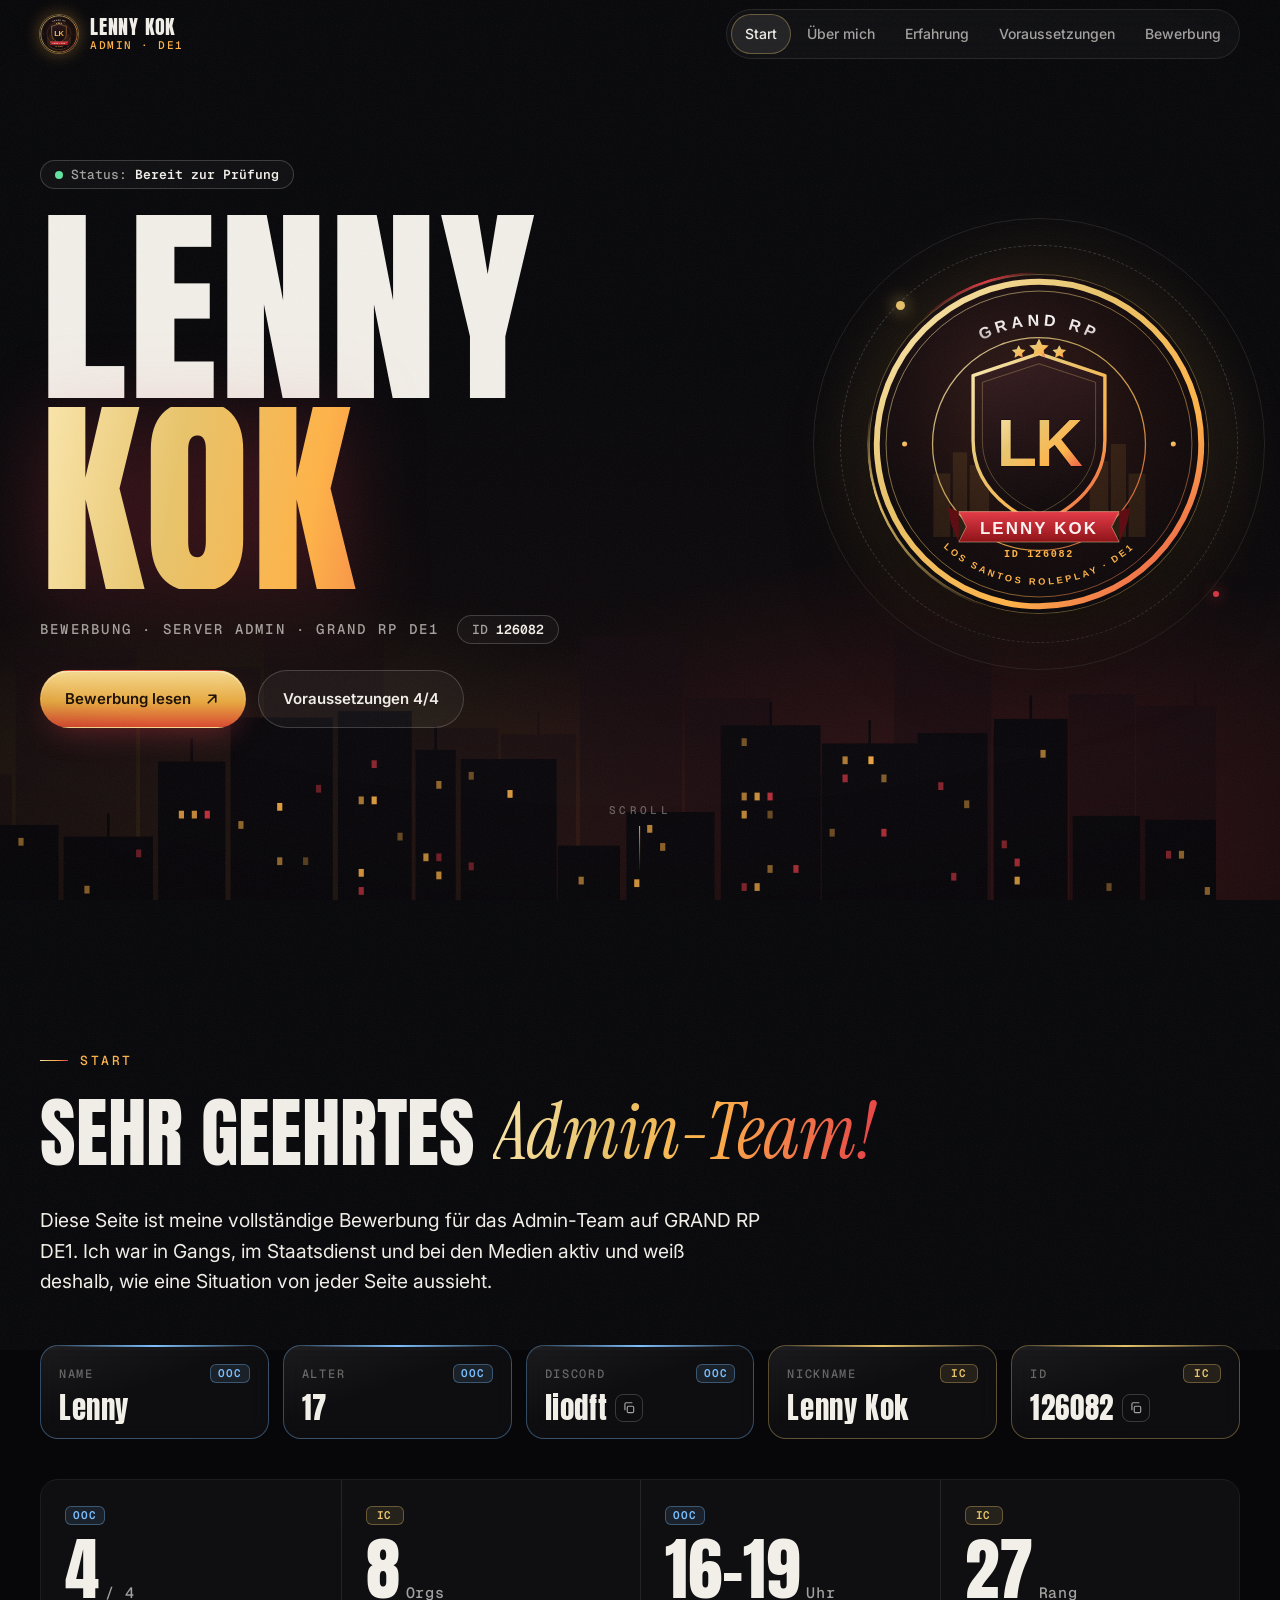
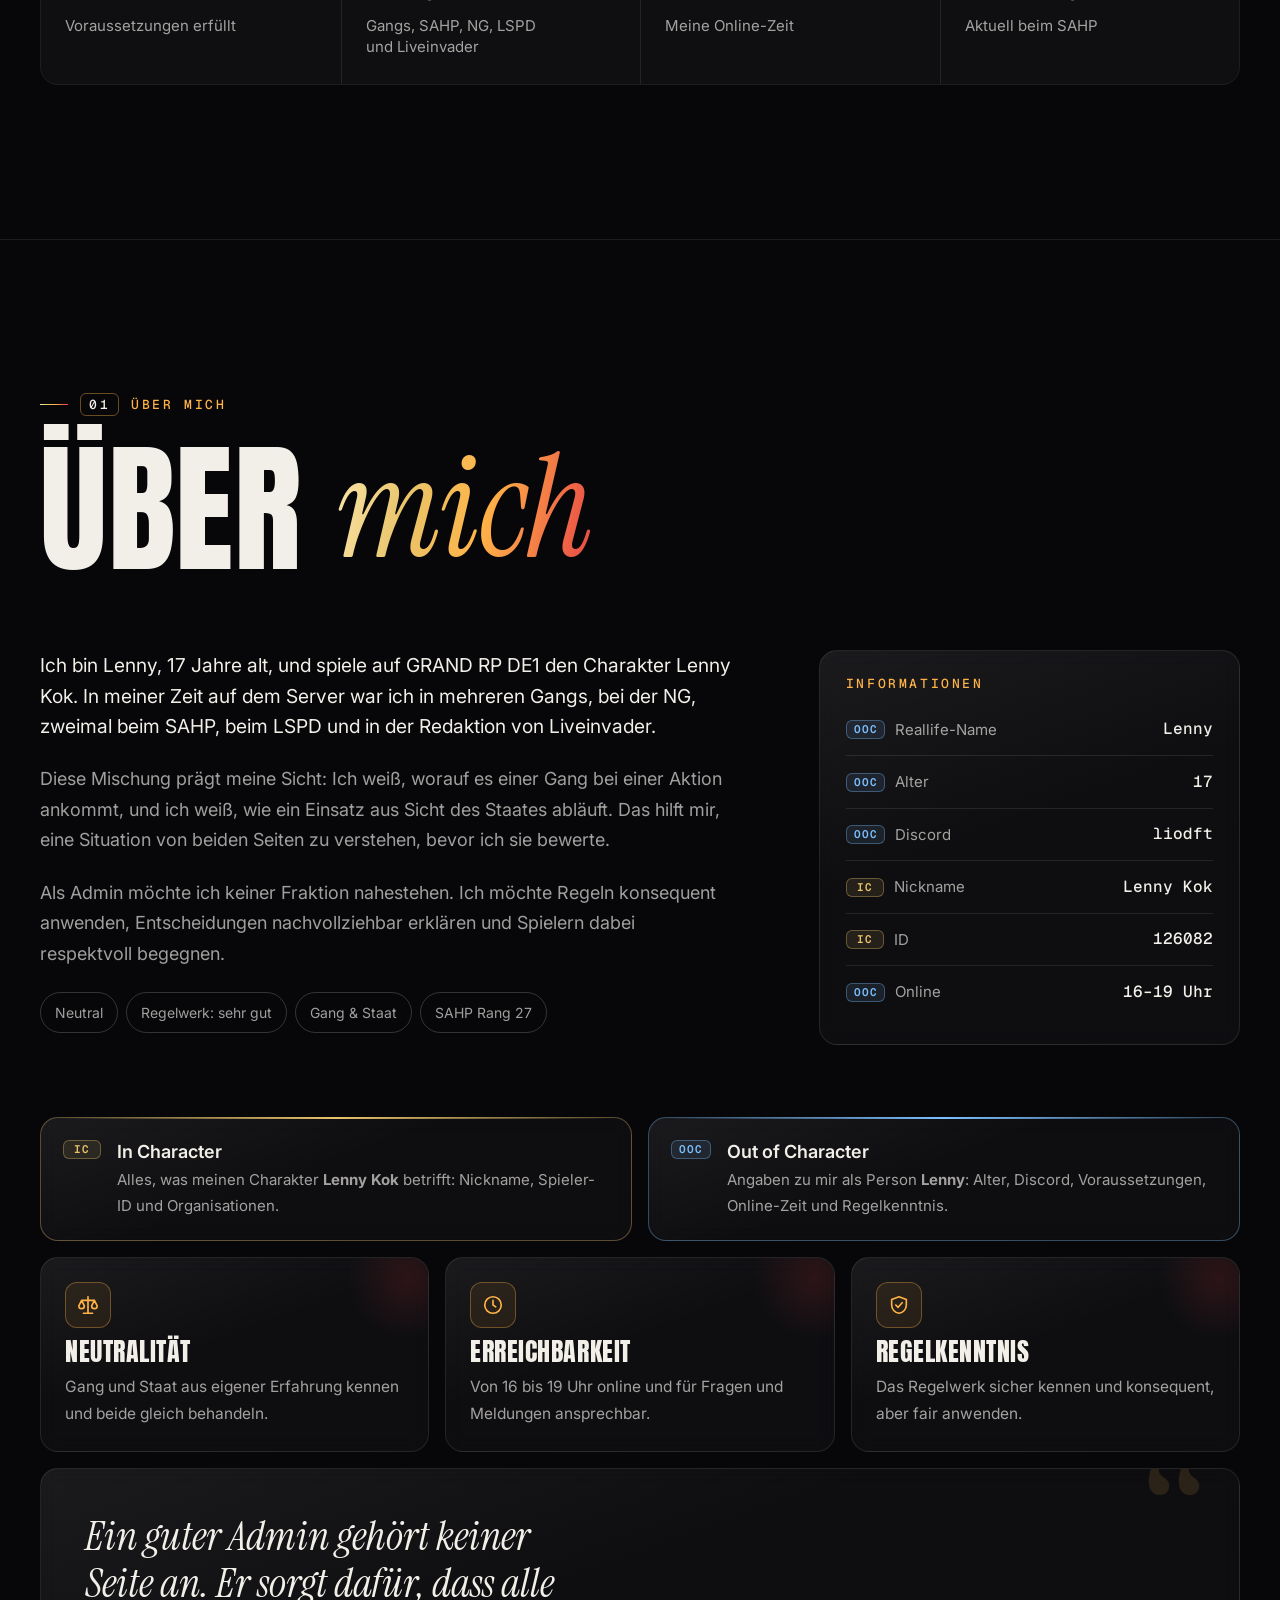
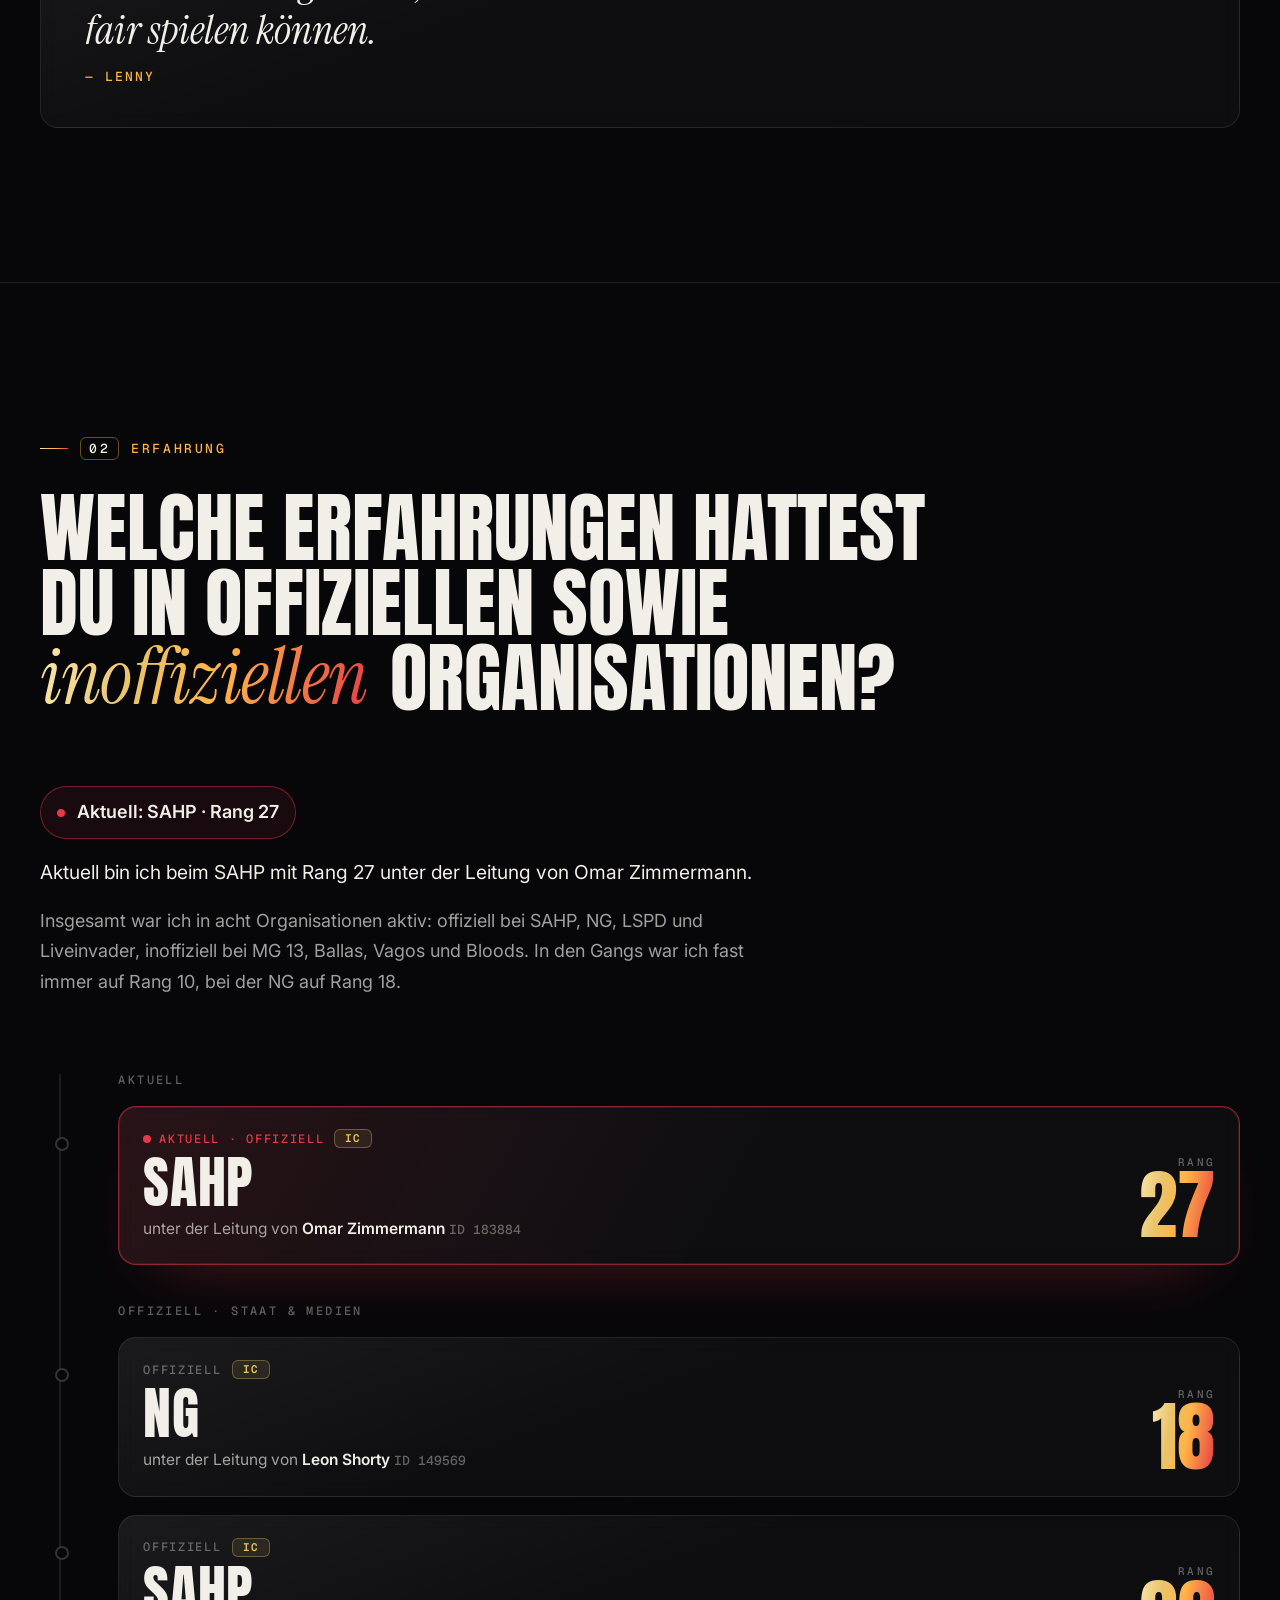
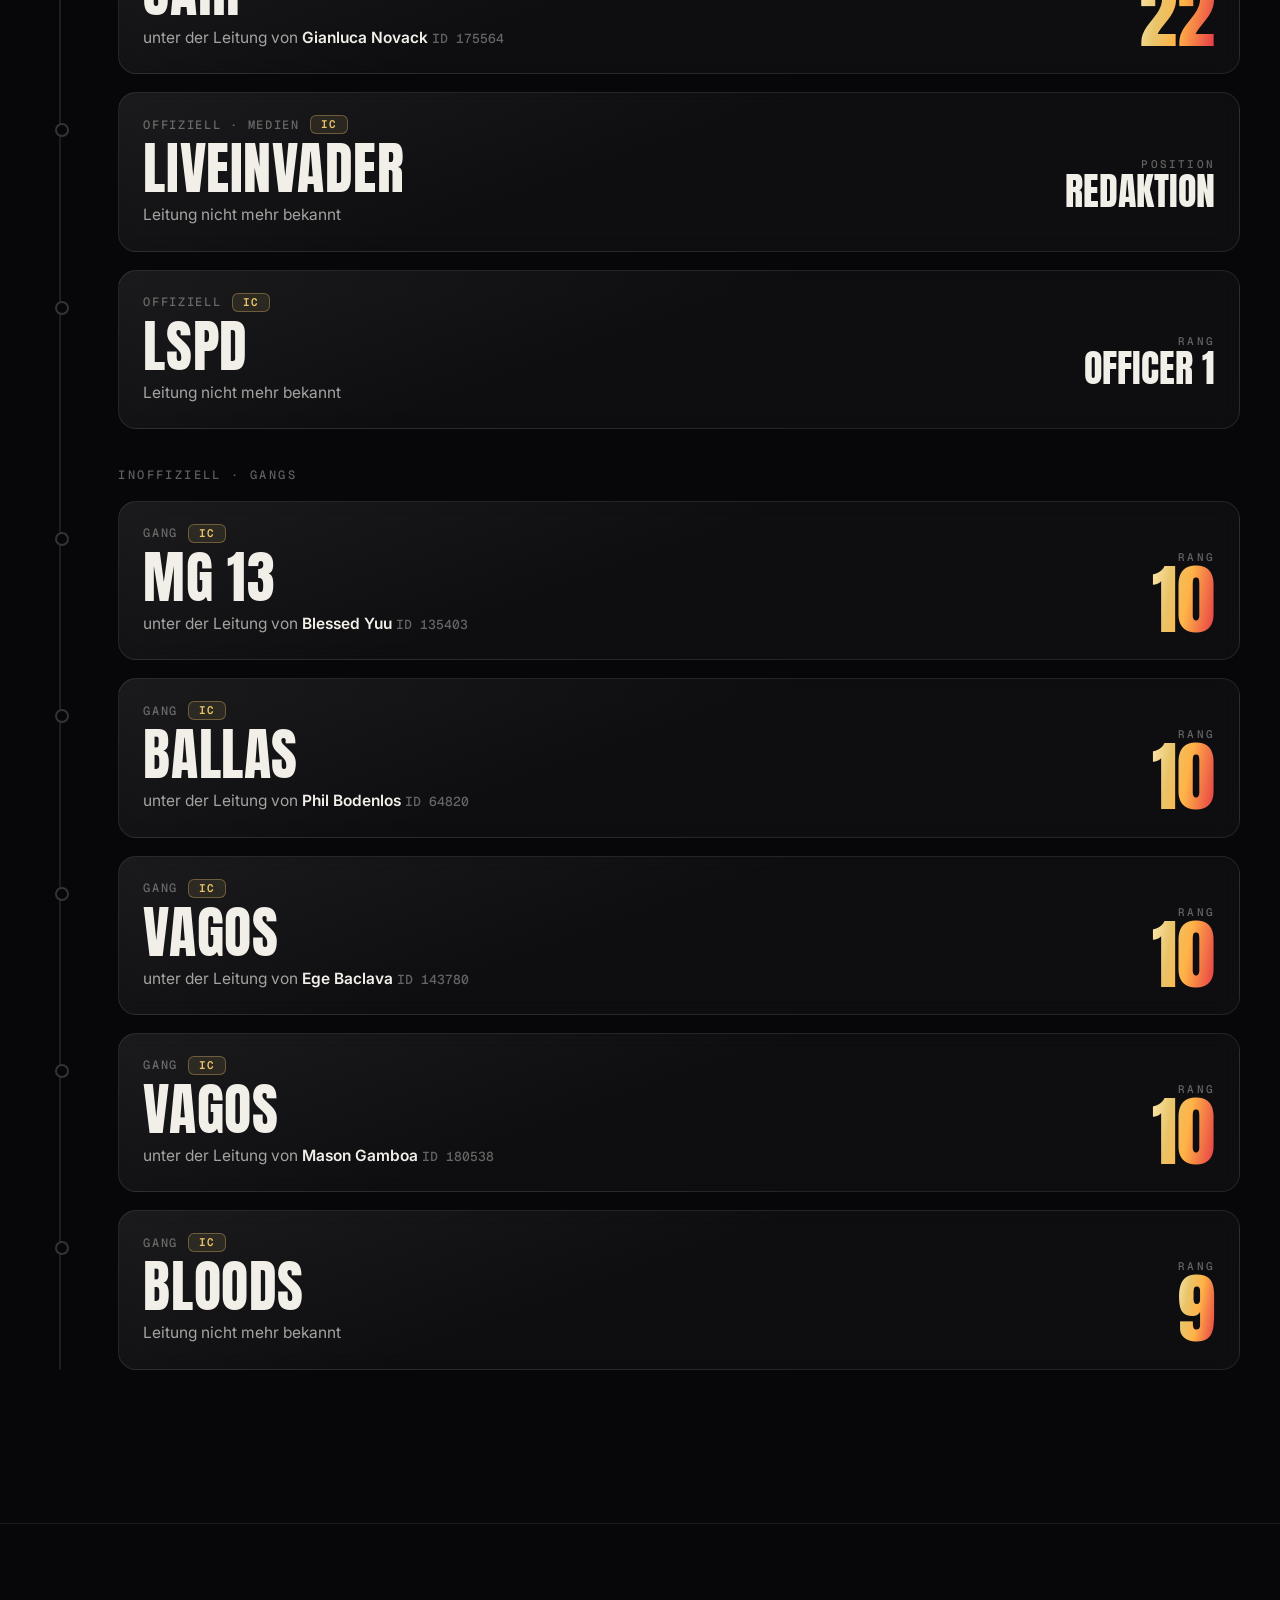
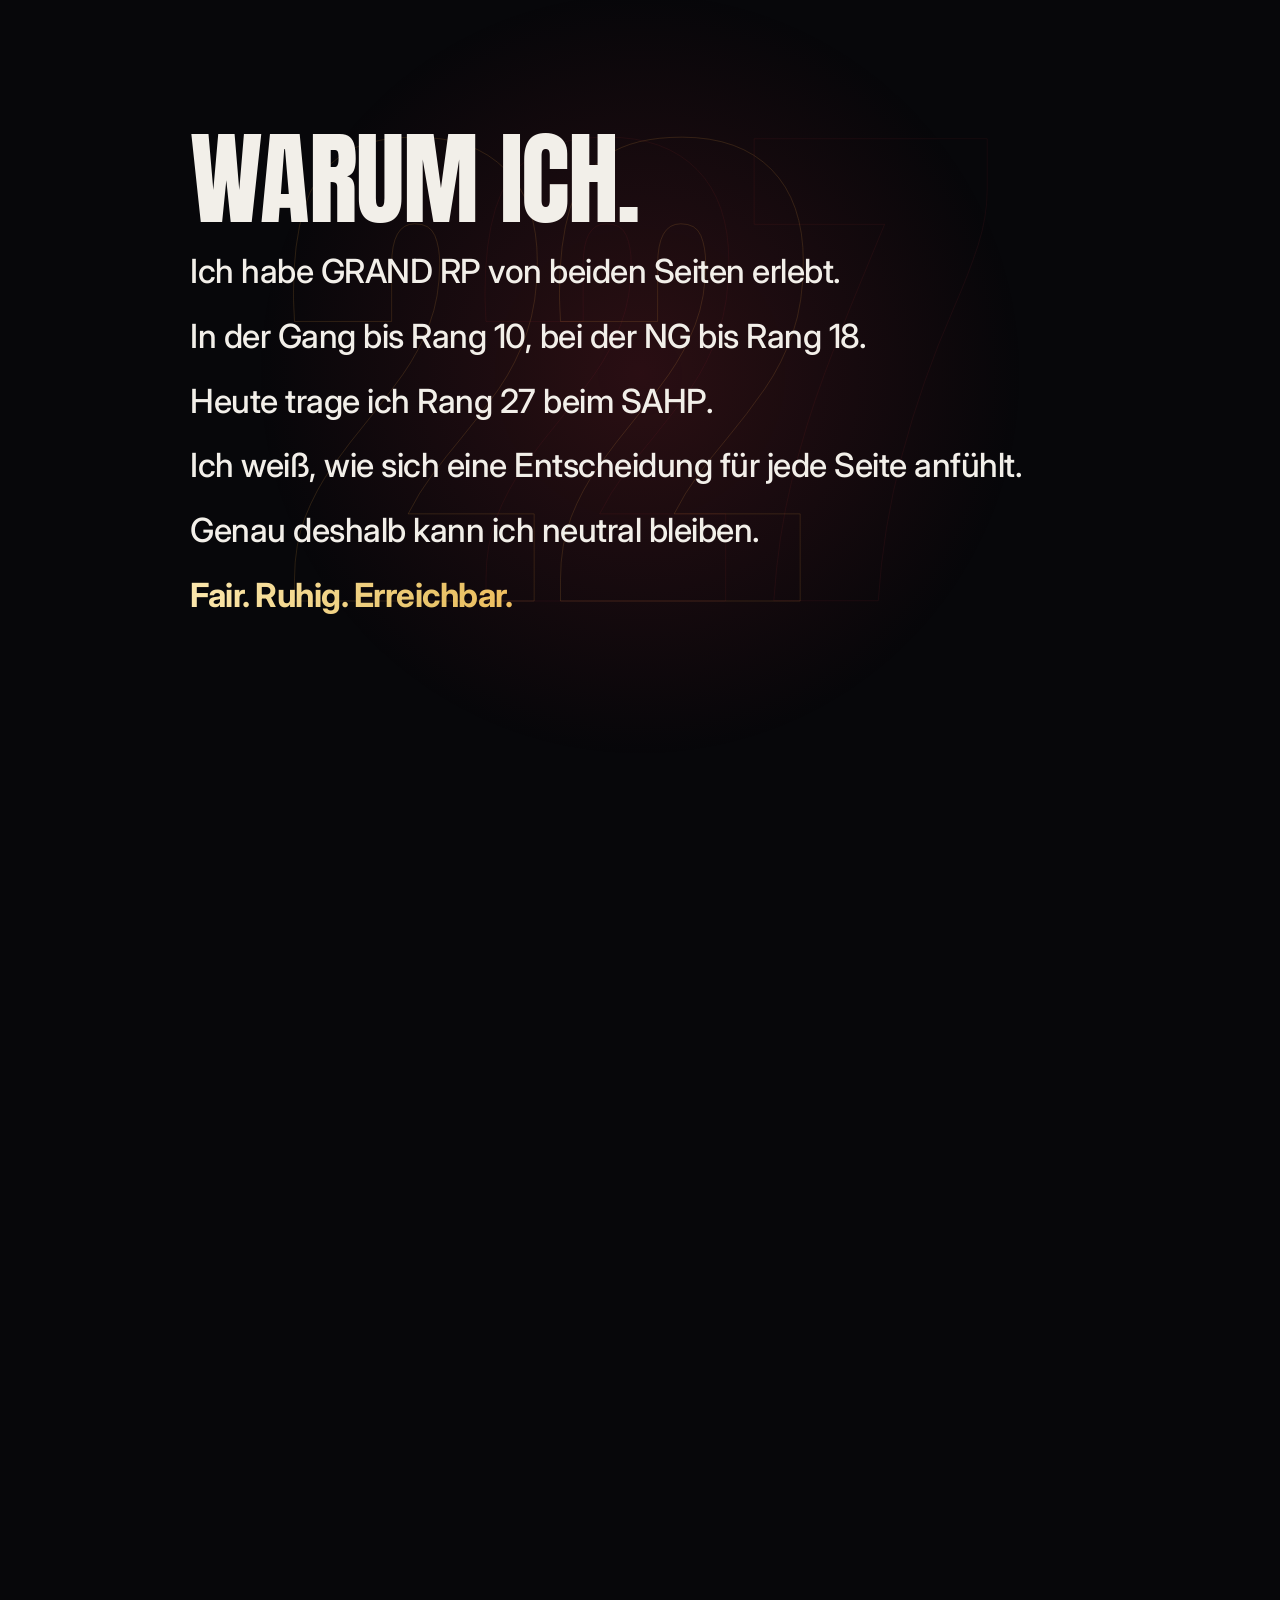
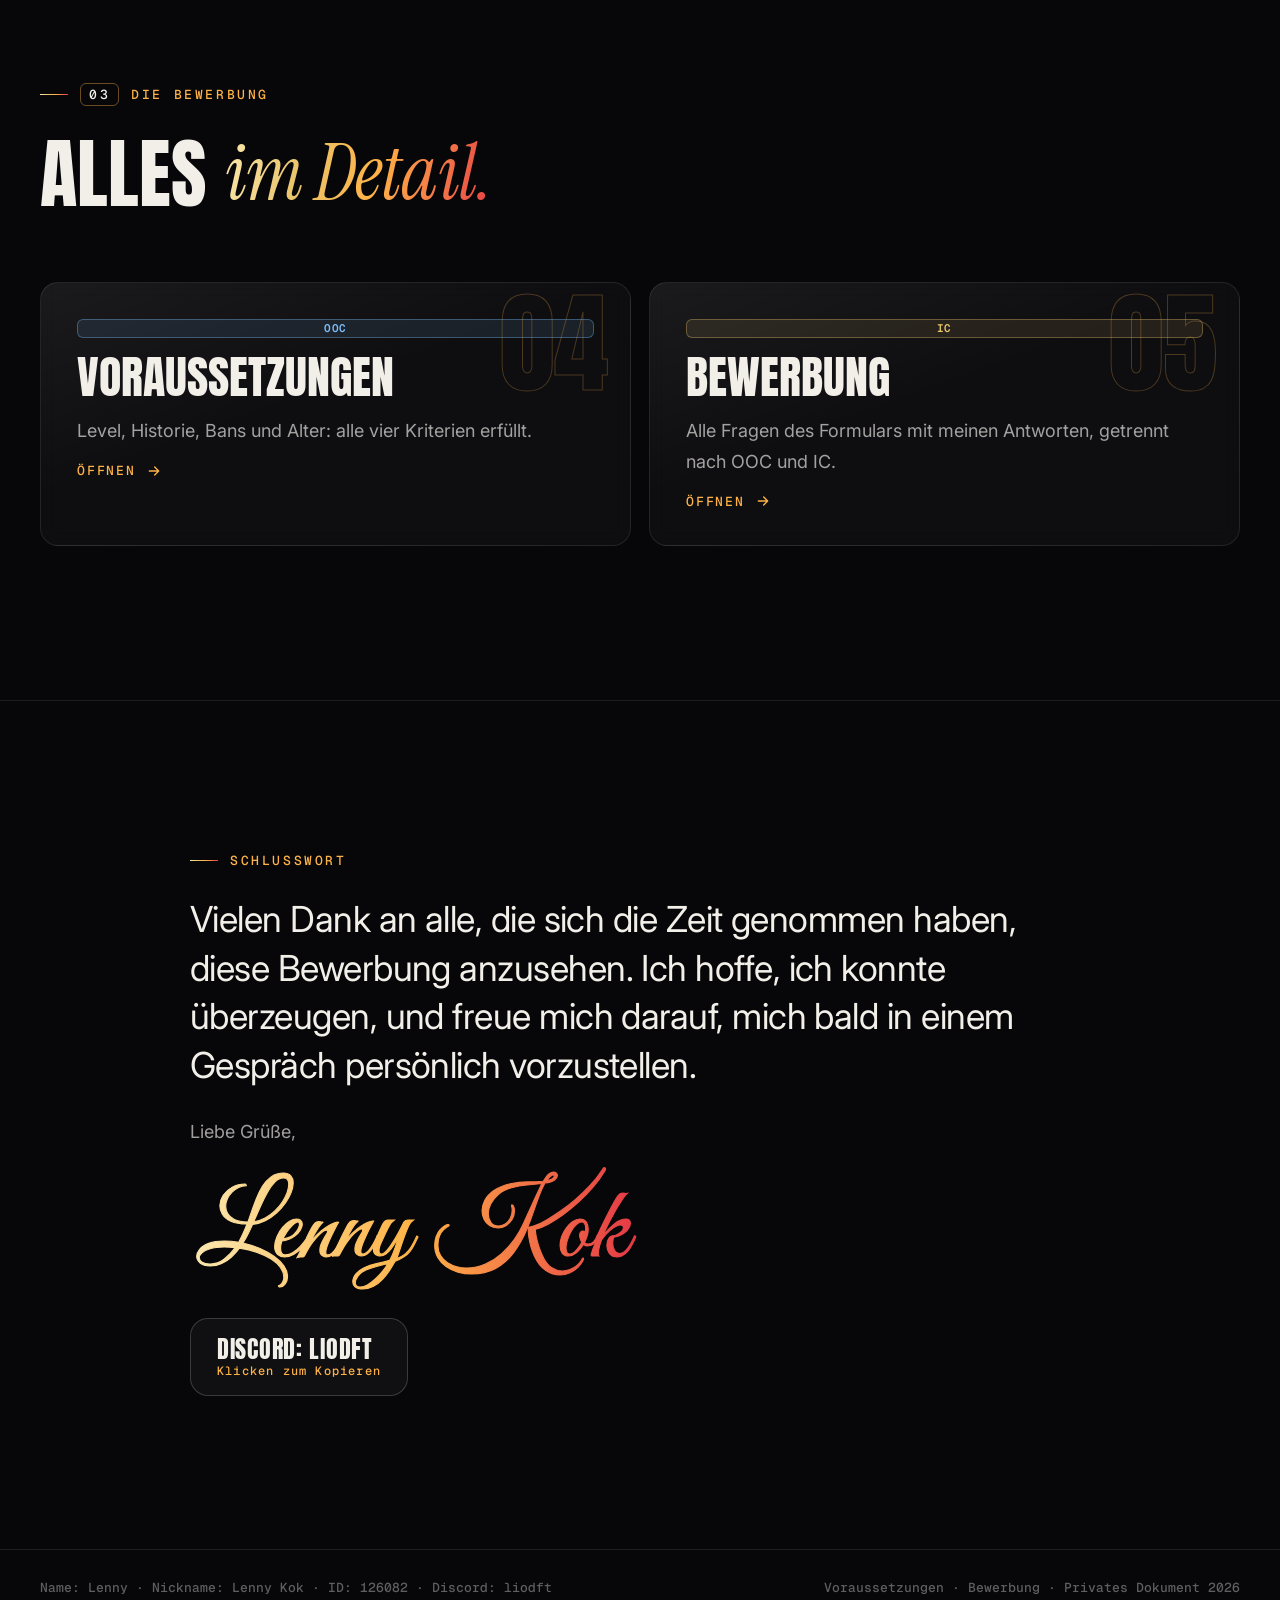
<file: index.html>
<!doctype html>
<html lang="de" class="no-js">
<head>
<meta charset="utf-8">
<meta name="viewport" content="width=device-width, initial-scale=1, viewport-fit=cover">
<title>Admin-Bewerbung · Lenny Kok · GRAND RP</title>
<meta name="description" content="Bewerbung von Lenny Kok (ID 126082) für das Admin-Team von GRAND RP DE1 – Erfahrung in Gangs, Staatsdienst und Medien, aktuell Rang 27 beim SAHP.">
<meta name="robots" content="noindex">
<meta name="theme-color" content="#07070a">
<meta name="color-scheme" content="dark">
<meta property="og:type" content="website">
<meta property="og:locale" content="de_DE">
<meta property="og:site_name" content="GRAND RP · Admin-Bewerbung">
<meta property="og:title" content="Admin-Bewerbung · Lenny Kok · GRAND RP">
<meta property="og:description" content="Bewerbung von Lenny Kok (ID 126082) für das Admin-Team von GRAND RP DE1 – Erfahrung in Gangs, Staatsdienst und Medien, aktuell Rang 27 beim SAHP.">
<meta property="og:image" content="https://cyrexmv.github.io/ADMIN-GRAND-LENNY/assets/img/og-image.png">
<meta name="twitter:card" content="summary_large_image">
<link rel="icon" href="favicon.svg" type="image/svg+xml">
<link rel="apple-touch-icon" href="apple-touch-icon.png">
<script>
  /* Früh gesetzt, damit nichts flackert. Läuft app.js nicht, fällt die Seite auf die statische Fassung zurück. */
  (function (r) {
    r.classList.remove('no-js'); r.classList.add('js', 'loading');
    setTimeout(function () { if (!window.__lk) { r.classList.remove('js', 'loading'); r.classList.add('no-js'); } }, 6000);
  })(document.documentElement);
</script>
<link rel="preconnect" href="https://fonts.googleapis.com">
<link rel="preconnect" href="https://fonts.gstatic.com" crossorigin>
<link rel="stylesheet" href="https://fonts.googleapis.com/css2?family=Anton&family=Inter:wght@300..700&family=Instrument+Serif:ital@0;1&family=Geist+Mono:wght@400..600&family=Great+Vibes&display=swap">
<link rel="stylesheet" href="assets/css/style.css">
<script src="assets/js/app.js" defer></script>
</head>
<body>
<a class="skip" href="#inhalt">Zum Inhalt springen</a>
<div class="preloader" aria-hidden="true">
  <div class="preloader__inner">
    <div class="preloader__count"><span>000</span><small>LK · DE1</small></div>
    <div class="preloader__bar"><span></span></div>
  </div>
</div>
<div class="progress" aria-hidden="true"><span></span></div>
<div class="vignette" aria-hidden="true"></div>
<div class="grain" aria-hidden="true"></div>
<div class="cursor" aria-hidden="true"><span class="cursor__glow"></span><span class="cursor__dot"></span></div>
<div class="toast" role="status" aria-live="polite"></div>

<nav class="nav" aria-label="Hauptnavigation">
  <div class="wrap nav__inner">
    <a class="nav__brand" href="#start" aria-label="Lenny Kok – zum Anfang">
      <img src="assets/img/lenny-kok-emblem.svg" alt="" width="38" height="38">
      <span><strong>Lenny Kok</strong><small>Admin · DE1</small></span>
    </a>
    <ul class="nav__links" id="site-nav">
      <li><a href="#start" data-link="start">Start</a></li>
      <li><a href="#ueber-mich" data-link="ueber-mich">Über mich</a></li>
      <li><a href="#erfahrung" data-link="erfahrung">Erfahrung</a></li>
      <li><a href="voraussetzungen.html">Voraussetzungen</a></li>
      <li><a href="bewerbung.html">Bewerbung</a></li>
    </ul>
    <button class="menu-toggle" type="button" data-menu-toggle aria-controls="site-nav" aria-expanded="false" aria-label="Menü öffnen">
      <svg class="i-menu" viewBox="0 0 24 24" fill="none" stroke="currentColor" stroke-width="1.8" stroke-linecap="round" aria-hidden="true"><path d="M4 7h16M4 12h16M4 17h16"/></svg>
      <svg class="i-close" viewBox="0 0 24 24" fill="none" stroke="currentColor" stroke-width="1.8" stroke-linecap="round" aria-hidden="true"><path d="M6 6l12 12M18 6 6 18"/></svg>
    </button>
  </div>
</nav>

<main id="inhalt" tabindex="-1">

  <!-- ============ START ============ -->
  <header class="hero" id="start">
    <div class="hero__sky" aria-hidden="true">
      <svg class="sky sky-far" viewBox="0 0 1600 320" preserveAspectRatio="xMidYMax slice"></svg>
      <svg class="sky sky-near" viewBox="0 0 1600 320" preserveAspectRatio="xMidYMax slice"></svg>
    </div>
    <div class="wrap hero__inner">
      <div class="hero__copy">
        <p class="pill hero__fade"><span class="pulse" aria-hidden="true"></span> Status: <b>Bereit zur Prüfung</b></p>
        <h1 class="hero__name" aria-label="Lenny Kok">
          <span class="name-line" aria-hidden="true">Lenny</span>
          <span class="name-line name-line--accent" aria-hidden="true">Kok</span>
        </h1>
        <div class="hero__meta hero__fade" style="--d:1">
          <p class="hero__sub">Bewerbung · Server Admin · Grand RP DE1</p>
          <p class="pill">ID <b>126082</b></p>
        </div>
        <div class="hero__actions hero__fade" style="--d:2">
          <a class="btn btn-primary" href="bewerbung.html">Bewerbung lesen
            <svg viewBox="0 0 24 24" fill="none" stroke="currentColor" stroke-width="2.2" stroke-linecap="round" stroke-linejoin="round" aria-hidden="true"><path d="M7 17 17 7M8 7h9v9"/></svg></a>
          <a class="btn" href="voraussetzungen.html">Voraussetzungen 4/4</a>
        </div>
      </div>
      <div class="medallion-wrap hero__fade" style="--d:1" data-tilt>
        <div class="medallion">
          <div class="orbit" aria-hidden="true"></div>
          <div class="orbit orbit-2" aria-hidden="true"></div>
          <img src="assets/img/lenny-kok-emblem.svg" alt="Wappen von Lenny Kok – GRAND RP, Los Santos Roleplay, Server DE1" width="800" height="800" fetchpriority="high">
          <div class="medallion__ring" aria-hidden="true"></div>
          <div class="medallion__glare" aria-hidden="true"></div>
        </div>
      </div>
    </div>
    <a class="hero__cue" href="#begruessung" tabindex="-1" aria-hidden="true">Scroll<i></i></a>
  </header>

  <!-- ============ BEGRÜSSUNG ============ -->
  <section class="section greeting" id="begruessung" aria-labelledby="greet-title">
    <div class="wrap">
      <p class="eyebrow reveal">Start</p>
      <h2 class="h-lg split" id="greet-title">Sehr geehrtes <em>Admin-Team!</em></h2>
      <p class="lead reveal">Diese Seite ist meine vollständige Bewerbung für das Admin-Team auf GRAND RP DE1. Ich war in Gangs, im Staatsdienst und bei den Medien aktiv und weiß deshalb, wie eine Situation von jeder Seite aussieht.</p>

      <h3 class="sr-only">Kurzdaten</h3>
      <dl class="facts">
        <div class="card fact card-ooc reveal"><dt>Name <span class="badge badge-ooc"><abbr title="Out of Character">OOC</abbr></span></dt><dd>Lenny</dd></div>
        <div class="card fact card-ooc reveal"><dt>Alter <span class="badge badge-ooc"><abbr title="Out of Character">OOC</abbr></span></dt><dd>17</dd></div>
        <div class="card fact card-ooc reveal"><dt>Discord <span class="badge badge-ooc"><abbr title="Out of Character">OOC</abbr></span></dt><dd>liodft
          <button class="copy-btn" type="button" data-copy="liodft" aria-label="Discord-Namen kopieren">
            <svg class="i-copy" viewBox="0 0 24 24" fill="none" stroke="currentColor" stroke-width="2" stroke-linecap="round" stroke-linejoin="round" aria-hidden="true"><rect x="9" y="9" width="11" height="11" rx="2"/><path d="M5 15V5a2 2 0 0 1 2-2h10"/></svg>
            <svg class="i-check" viewBox="0 0 24 24" fill="none" stroke="currentColor" stroke-width="3" stroke-linecap="round" stroke-linejoin="round" aria-hidden="true"><path d="m5 12.5 4.5 4.5L19 7.5"/></svg>
          </button></dd></div>
        <div class="card fact card-ic reveal"><dt>Nickname <span class="badge badge-ic"><abbr title="In Character">IC</abbr></span></dt><dd>Lenny Kok</dd></div>
        <div class="card fact card-ic reveal"><dt>ID <span class="badge badge-ic"><abbr title="In Character">IC</abbr></span></dt><dd>126082
          <button class="copy-btn" type="button" data-copy="126082" aria-label="Spieler-ID kopieren">
            <svg class="i-copy" viewBox="0 0 24 24" fill="none" stroke="currentColor" stroke-width="2" stroke-linecap="round" stroke-linejoin="round" aria-hidden="true"><rect x="9" y="9" width="11" height="11" rx="2"/><path d="M5 15V5a2 2 0 0 1 2-2h10"/></svg>
            <svg class="i-check" viewBox="0 0 24 24" fill="none" stroke="currentColor" stroke-width="3" stroke-linecap="round" stroke-linejoin="round" aria-hidden="true"><path d="m5 12.5 4.5 4.5L19 7.5"/></svg>
          </button></dd></div>
      </dl>

      <div class="stats reveal" aria-label="Auf einen Blick">
        <div class="stat"><span class="badge badge-ooc"><abbr title="Out of Character">OOC</abbr></span><p class="stat__num"><span data-count="4">4</span><small>/ 4</small></p><p class="stat__label">Voraussetzungen erfüllt</p></div>
        <div class="stat"><span class="badge badge-ic"><abbr title="In Character">IC</abbr></span><p class="stat__num"><span data-count="8">8</span><small>Orgs</small></p><p class="stat__label">Gangs, SAHP, NG, LSPD und Liveinvader</p></div>
        <div class="stat"><span class="badge badge-ooc"><abbr title="Out of Character">OOC</abbr></span><p class="stat__num">16–19<small>Uhr</small></p><p class="stat__label">Meine Online-Zeit</p></div>
        <div class="stat"><span class="badge badge-ic"><abbr title="In Character">IC</abbr></span><p class="stat__num"><span data-count="27">27</span><small>Rang</small></p><p class="stat__label">Aktuell beim SAHP</p></div>
      </div>
    </div>
  </section>

  <!-- ============ ÜBER MICH ============ -->
  <section class="section about" id="ueber-mich" aria-labelledby="about-title">
    <div class="wrap">
      <div class="section-head">
        <p class="eyebrow reveal"><span>01</span> Über mich</p>
        <h2 class="h-xl split" id="about-title">Über <em>mich</em></h2>
      </div>

      <div class="about__grid">
        <div class="about__text">
          <p class="lead reveal">Ich bin Lenny, 17 Jahre alt, und spiele auf GRAND RP DE1 den Charakter Lenny Kok. In meiner Zeit auf dem Server war ich in mehreren Gangs, bei der NG, zweimal beim SAHP, beim LSPD und in der Redaktion von Liveinvader.</p>
          <p class="body reveal">Diese Mischung prägt meine Sicht: Ich weiß, worauf es einer Gang bei einer Aktion ankommt, und ich weiß, wie ein Einsatz aus Sicht des Staates abläuft. Das hilft mir, eine Situation von beiden Seiten zu verstehen, bevor ich sie bewerte.</p>
          <p class="body reveal">Als Admin möchte ich keiner Fraktion nahestehen. Ich möchte Regeln konsequent anwenden, Entscheidungen nachvollziehbar erklären und Spielern dabei respektvoll begegnen.</p>
          <ul class="chips reveal" aria-label="Stärken">
            <li class="chip">Neutral</li>
            <li class="chip">Regelwerk: sehr gut</li>
            <li class="chip">Gang &amp; Staat</li>
            <li class="chip">SAHP Rang 27</li>
          </ul>
        </div>

        <aside class="card about__info reveal" aria-labelledby="info-title">
          <h3 id="info-title">Informationen</h3>
          <ol class="info">
            <li><span class="info__k"><span class="badge badge-ooc">OOC</span> Reallife-Name</span><span class="info__v">Lenny</span></li>
            <li><span class="info__k"><span class="badge badge-ooc">OOC</span> Alter</span><span class="info__v">17</span></li>
            <li><span class="info__k"><span class="badge badge-ooc">OOC</span> Discord</span><span class="info__v">liodft</span></li>
            <li><span class="info__k"><span class="badge badge-ic">IC</span> Nickname</span><span class="info__v">Lenny Kok</span></li>
            <li><span class="info__k"><span class="badge badge-ic">IC</span> ID</span><span class="info__v">126082</span></li>
            <li><span class="info__k"><span class="badge badge-ooc">OOC</span> Online</span><span class="info__v">16–19 Uhr</span></li>
          </ol>
        </aside>
      </div>

      <div class="legend" role="list" aria-label="Legende: IC und OOC">
        <div class="card card-ic reveal" role="listitem">
          <span class="badge badge-ic"><abbr title="In Character">IC</abbr></span>
          <div><h3>In Character</h3><p>Alles, was meinen Charakter <strong>Lenny Kok</strong> betrifft: Nickname, Spieler-ID und Organisationen.</p></div>
        </div>
        <div class="card card-ooc reveal" role="listitem">
          <span class="badge badge-ooc"><abbr title="Out of Character">OOC</abbr></span>
          <div><h3>Out of Character</h3><p>Angaben zu mir als Person <strong>Lenny</strong>: Alter, Discord, Voraussetzungen, Online-Zeit und Regelkenntnis.</p></div>
        </div>
      </div>

      <div class="values">
        <article class="card value reveal">
          <span class="value-icon"><svg viewBox="0 0 24 24" fill="none" stroke="currentColor" stroke-width="1.8" stroke-linecap="round" stroke-linejoin="round" aria-hidden="true"><path d="M12 3v18M7 21h10M5 7h14M5 7l-3 6a3 3 0 0 0 6 0zM19 7l-3 6a3 3 0 0 0 6 0z"/></svg></span>
          <h3>Neutralität</h3>
          <p>Gang und Staat aus eigener Erfahrung kennen und beide gleich behandeln.</p>
        </article>
        <article class="card value reveal">
          <span class="value-icon"><svg viewBox="0 0 24 24" fill="none" stroke="currentColor" stroke-width="1.8" stroke-linecap="round" stroke-linejoin="round" aria-hidden="true"><circle cx="12" cy="12" r="9"/><path d="M12 7v5l3 2"/></svg></span>
          <h3>Erreichbarkeit</h3>
          <p>Von 16 bis 19 Uhr online und für Fragen und Meldungen ansprechbar.</p>
        </article>
        <article class="card value reveal">
          <span class="value-icon"><svg viewBox="0 0 24 24" fill="none" stroke="currentColor" stroke-width="1.8" stroke-linecap="round" stroke-linejoin="round" aria-hidden="true"><path d="M12 3l8 3v6c0 4.5-3.4 8.3-8 9-4.6-.7-8-4.5-8-9V6z"/><path d="m8.5 12 2.5 2.5 4.5-5"/></svg></span>
          <h3>Regelkenntnis</h3>
          <p>Das Regelwerk sicher kennen und konsequent, aber fair anwenden.</p>
        </article>
      </div>

      <figure class="card quote reveal">
        <blockquote>Ein guter Admin gehört keiner Seite an. Er sorgt dafür, dass alle fair spielen können.</blockquote>
        <figcaption>— Lenny</figcaption>
      </figure>
    </div>
  </section>

  <!-- ============ ERFAHRUNG ============ -->
  <section class="section exp" id="erfahrung" aria-labelledby="exp-title">
    <div class="wrap">
      <div class="section-head">
        <p class="eyebrow reveal"><span>02</span> Erfahrung</p>
        <h2 class="h-lg split" id="exp-title">Welche Erfahrungen hattest du in offiziellen sowie <em>inoffiziellen</em> Organisationen?</h2>
      </div>

      <div class="exp__prose">
        <p class="exp__now reveal"><span class="pulse pulse-red" aria-hidden="true"></span> Aktuell: SAHP · Rang 27</p>
        <p class="lead reveal">Aktuell bin ich beim SAHP mit Rang 27 unter der Leitung von Omar Zimmermann.</p>
        <p class="body reveal">Insgesamt war ich in acht Organisationen aktiv: offiziell bei SAHP, NG, LSPD und Liveinvader, inoffiziell bei MG 13, Ballas, Vagos und Bloods. In den Gangs war ich fast immer auf Rang 10, bei der NG auf Rang 18.</p>
      </div>

      <div class="timeline">
        <div class="timeline__rail" aria-hidden="true"><span class="timeline__fill"></span></div>
        <ol class="stations" aria-label="Stationen">
          <li class="group-label" aria-hidden="true">Aktuell</li>
          <li class="card station station--now reveal">
            <div class="station__top"><span class="station__tag station__tag--live"><span class="pulse pulse-red" aria-hidden="true"></span>Aktuell · Offiziell</span><span class="badge badge-ic">IC</span></div>
            <h3 class="station__org">SAHP</h3>
            <p class="station__lead">unter der Leitung von <b>Omar Zimmermann</b> <code>ID 183884</code></p>
            <p class="station__rank"><span class="rank__label">Rang</span><span class="rank__num" data-count="27">27</span></p>
          </li>

          <li class="group-label" aria-hidden="true">Offiziell · Staat &amp; Medien</li>
          <li class="card station reveal">
            <div class="station__top"><span class="station__tag">Offiziell</span><span class="badge badge-ic">IC</span></div>
            <h3 class="station__org">NG</h3>
            <p class="station__lead">unter der Leitung von <b>Leon Shorty</b> <code>ID 149569</code></p>
            <p class="station__rank"><span class="rank__label">Rang</span><span class="rank__num" data-count="18">18</span></p>
          </li>
          <li class="card station reveal">
            <div class="station__top"><span class="station__tag">Offiziell</span><span class="badge badge-ic">IC</span></div>
            <h3 class="station__org">SAHP</h3>
            <p class="station__lead">unter der Leitung von <b>Gianluca Novack</b> <code>ID 175564</code></p>
            <p class="station__rank"><span class="rank__label">Rang</span><span class="rank__num" data-count="22">22</span></p>
          </li>
          <li class="card station reveal">
            <div class="station__top"><span class="station__tag">Offiziell · Medien</span><span class="badge badge-ic">IC</span></div>
            <h3 class="station__org">Liveinvader</h3>
            <p class="station__lead">Leitung nicht mehr bekannt</p>
            <p class="station__rank"><span class="rank__label">Position</span><span class="rank__word">Redaktion</span></p>
          </li>
          <li class="card station reveal">
            <div class="station__top"><span class="station__tag">Offiziell</span><span class="badge badge-ic">IC</span></div>
            <h3 class="station__org">LSPD</h3>
            <p class="station__lead">Leitung nicht mehr bekannt</p>
            <p class="station__rank"><span class="rank__label">Rang</span><span class="rank__word">Officer 1</span></p>
          </li>

          <li class="group-label" aria-hidden="true">Inoffiziell · Gangs</li>
          <li class="card station reveal">
            <div class="station__top"><span class="station__tag">Gang</span><span class="badge badge-ic">IC</span></div>
            <h3 class="station__org">MG 13</h3>
            <p class="station__lead">unter der Leitung von <b>Blessed Yuu</b> <code>ID 135403</code></p>
            <p class="station__rank"><span class="rank__label">Rang</span><span class="rank__num" data-count="10">10</span></p>
          </li>
          <li class="card station reveal">
            <div class="station__top"><span class="station__tag">Gang</span><span class="badge badge-ic">IC</span></div>
            <h3 class="station__org">Ballas</h3>
            <p class="station__lead">unter der Leitung von <b>Phil Bodenlos</b> <code>ID 64820</code></p>
            <p class="station__rank"><span class="rank__label">Rang</span><span class="rank__num" data-count="10">10</span></p>
          </li>
          <li class="card station reveal">
            <div class="station__top"><span class="station__tag">Gang</span><span class="badge badge-ic">IC</span></div>
            <h3 class="station__org">Vagos</h3>
            <p class="station__lead">unter der Leitung von <b>Ege Baclava</b> <code>ID 143780</code></p>
            <p class="station__rank"><span class="rank__label">Rang</span><span class="rank__num" data-count="10">10</span></p>
          </li>
          <li class="card station reveal">
            <div class="station__top"><span class="station__tag">Gang</span><span class="badge badge-ic">IC</span></div>
            <h3 class="station__org">Vagos</h3>
            <p class="station__lead">unter der Leitung von <b>Mason Gamboa</b> <code>ID 180538</code></p>
            <p class="station__rank"><span class="rank__label">Rang</span><span class="rank__num" data-count="10">10</span></p>
          </li>
          <li class="card station reveal">
            <div class="station__top"><span class="station__tag">Gang</span><span class="badge badge-ic">IC</span></div>
            <h3 class="station__org">Bloods</h3>
            <p class="station__lead">Leitung nicht mehr bekannt</p>
            <p class="station__rank"><span class="rank__label">Rang</span><span class="rank__num" data-count="9">9</span></p>
          </li>
        </ol>
      </div>
    </div>
  </section>

  <!-- ============ GEPINNT ============ -->
  <section class="pin" style="--lines:7" aria-labelledby="pin-title">
    <div class="pin__stage">
      <div class="pin__bg" aria-hidden="true">
        <span class="pin__glow"></span>
        <span class="pin__num pin__num--from">22</span>
        <span class="pin__num pin__num--to">27</span>
      </div>
      <div class="pin__col">
        <h2 class="ln ln--title" id="pin-title">Warum ich.</h2>
        <p class="ln">Ich habe GRAND RP von beiden Seiten erlebt.</p>
        <p class="ln">In der Gang bis Rang 10, bei der NG bis Rang 18.</p>
        <p class="ln">Heute trage ich Rang 27 beim SAHP.</p>
        <p class="ln">Ich weiß, wie sich eine Entscheidung für jede Seite anfühlt.</p>
        <p class="ln">Genau deshalb kann ich neutral bleiben.</p>
        <p class="ln ln--final">Fair. Ruhig. Erreichbar.</p>
      </div>
    </div>
  </section>

  <!-- ============ WEITER ============ -->
  <section class="section" id="mehr" aria-labelledby="more-title">
    <div class="wrap">
      <div class="section-head">
        <p class="eyebrow reveal"><span>03</span> Die Bewerbung</p>
        <h2 class="h-lg split" id="more-title">Alles <em>im Detail.</em></h2>
      </div>
      <div class="chapters">
        <a class="card chapter reveal" href="voraussetzungen.html">
          <span class="chapter__num" aria-hidden="true">04</span>
          <span class="badge badge-ooc"><abbr title="Out of Character">OOC</abbr></span>
          <h3>Voraussetzungen</h3>
          <p>Level, Historie, Bans und Alter: alle vier Kriterien erfüllt.</p>
          <span class="chapter__go">Öffnen <svg viewBox="0 0 24 24" fill="none" stroke="currentColor" stroke-width="2" stroke-linecap="round" stroke-linejoin="round" aria-hidden="true"><path d="M5 12h14M13 6l6 6-6 6"/></svg></span>
        </a>
        <a class="card chapter reveal" href="bewerbung.html">
          <span class="chapter__num" aria-hidden="true">05</span>
          <span class="badge badge-ic"><abbr title="In Character">IC</abbr></span>
          <h3>Bewerbung</h3>
          <p>Alle Fragen des Formulars mit meinen Antworten, getrennt nach OOC und IC.</p>
          <span class="chapter__go">Öffnen <svg viewBox="0 0 24 24" fill="none" stroke="currentColor" stroke-width="2" stroke-linecap="round" stroke-linejoin="round" aria-hidden="true"><path d="M5 12h14M13 6l6 6-6 6"/></svg></span>
        </a>
      </div>
    </div>
  </section>

  <!-- ============ SCHLUSSWORT ============ -->
  <section class="section closing" id="schluss" aria-labelledby="closing-title">
    <div class="wrap">
      <p class="eyebrow reveal">Schlusswort</p>
      <h2 class="sr-only" id="closing-title">Schlusswort</h2>
      <p class="closing__text reveal">Vielen Dank an alle, die sich die Zeit genommen haben, diese Bewerbung anzusehen. Ich hoffe, ich konnte überzeugen, und freue mich darauf, mich bald in einem Gespräch persönlich vorzustellen.</p>
      <div class="signoff">
        <p class="signoff__greet reveal">Liebe Grüße,</p>
        <svg class="sig" viewBox="0 0 640 170" role="img" aria-label="Unterschrift: Lenny Kok">
          <defs><linearGradient id="sig-grad" x1="0" x2="1"><stop offset="0" stop-color="#fbe7ad"/><stop offset=".5" stop-color="#ffb347"/><stop offset="1" stop-color="#e63946"/></linearGradient></defs>
          <text x="8" y="128">Lenny Kok</text>
        </svg>
      </div>
      <div class="reveal">
        <button class="btn btn-copy" type="button" data-copy="liodft">
          <span class="btn__label">Discord: liodft</span>
          <span class="btn__hint">Klicken zum Kopieren</span>
        </button>
      </div>
    </div>
  </section>
</main>

<footer class="footer">
  <div class="wrap">
    <p>Name: Lenny · Nickname: Lenny Kok · ID: 126082 · Discord: liodft</p>
    <p><a href="voraussetzungen.html">Voraussetzungen</a> · <a href="bewerbung.html">Bewerbung</a> · Privates Dokument 2026</p>
  </div>
</footer>
</body>
</html>
</file>
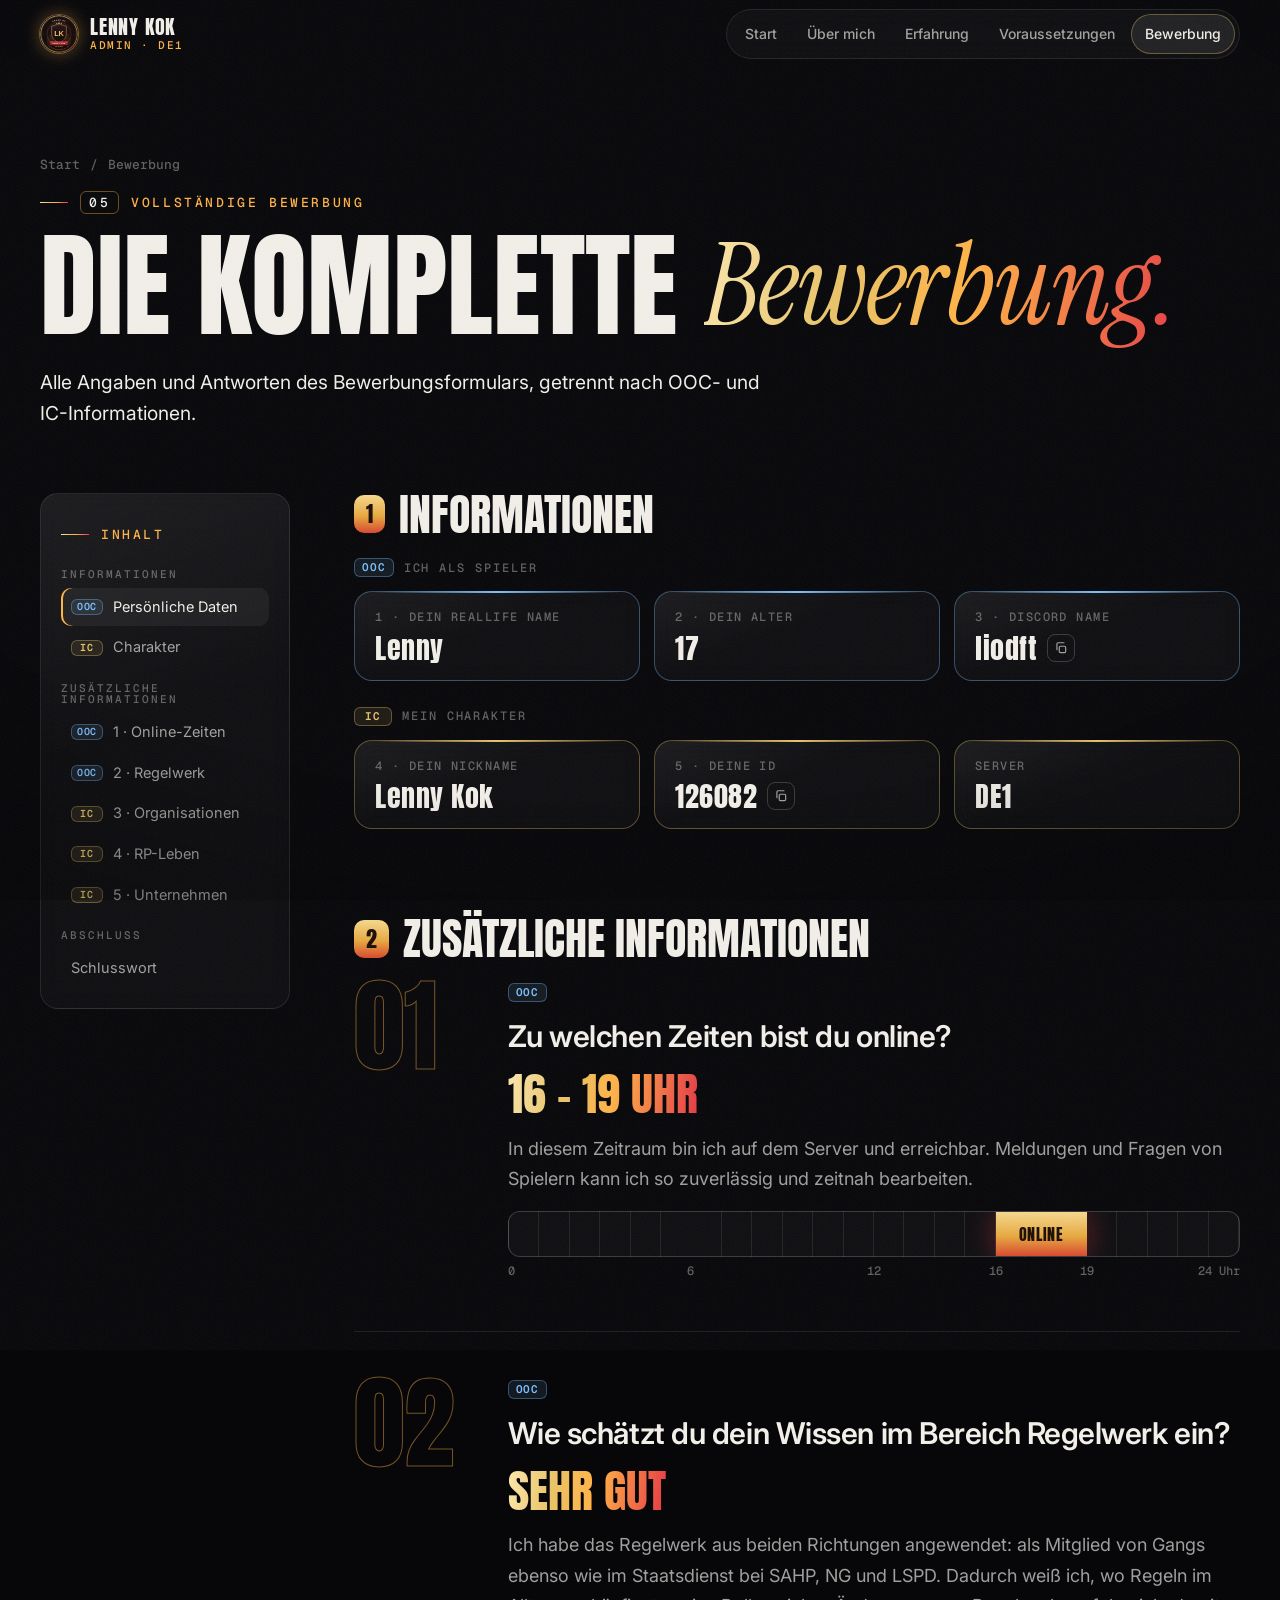
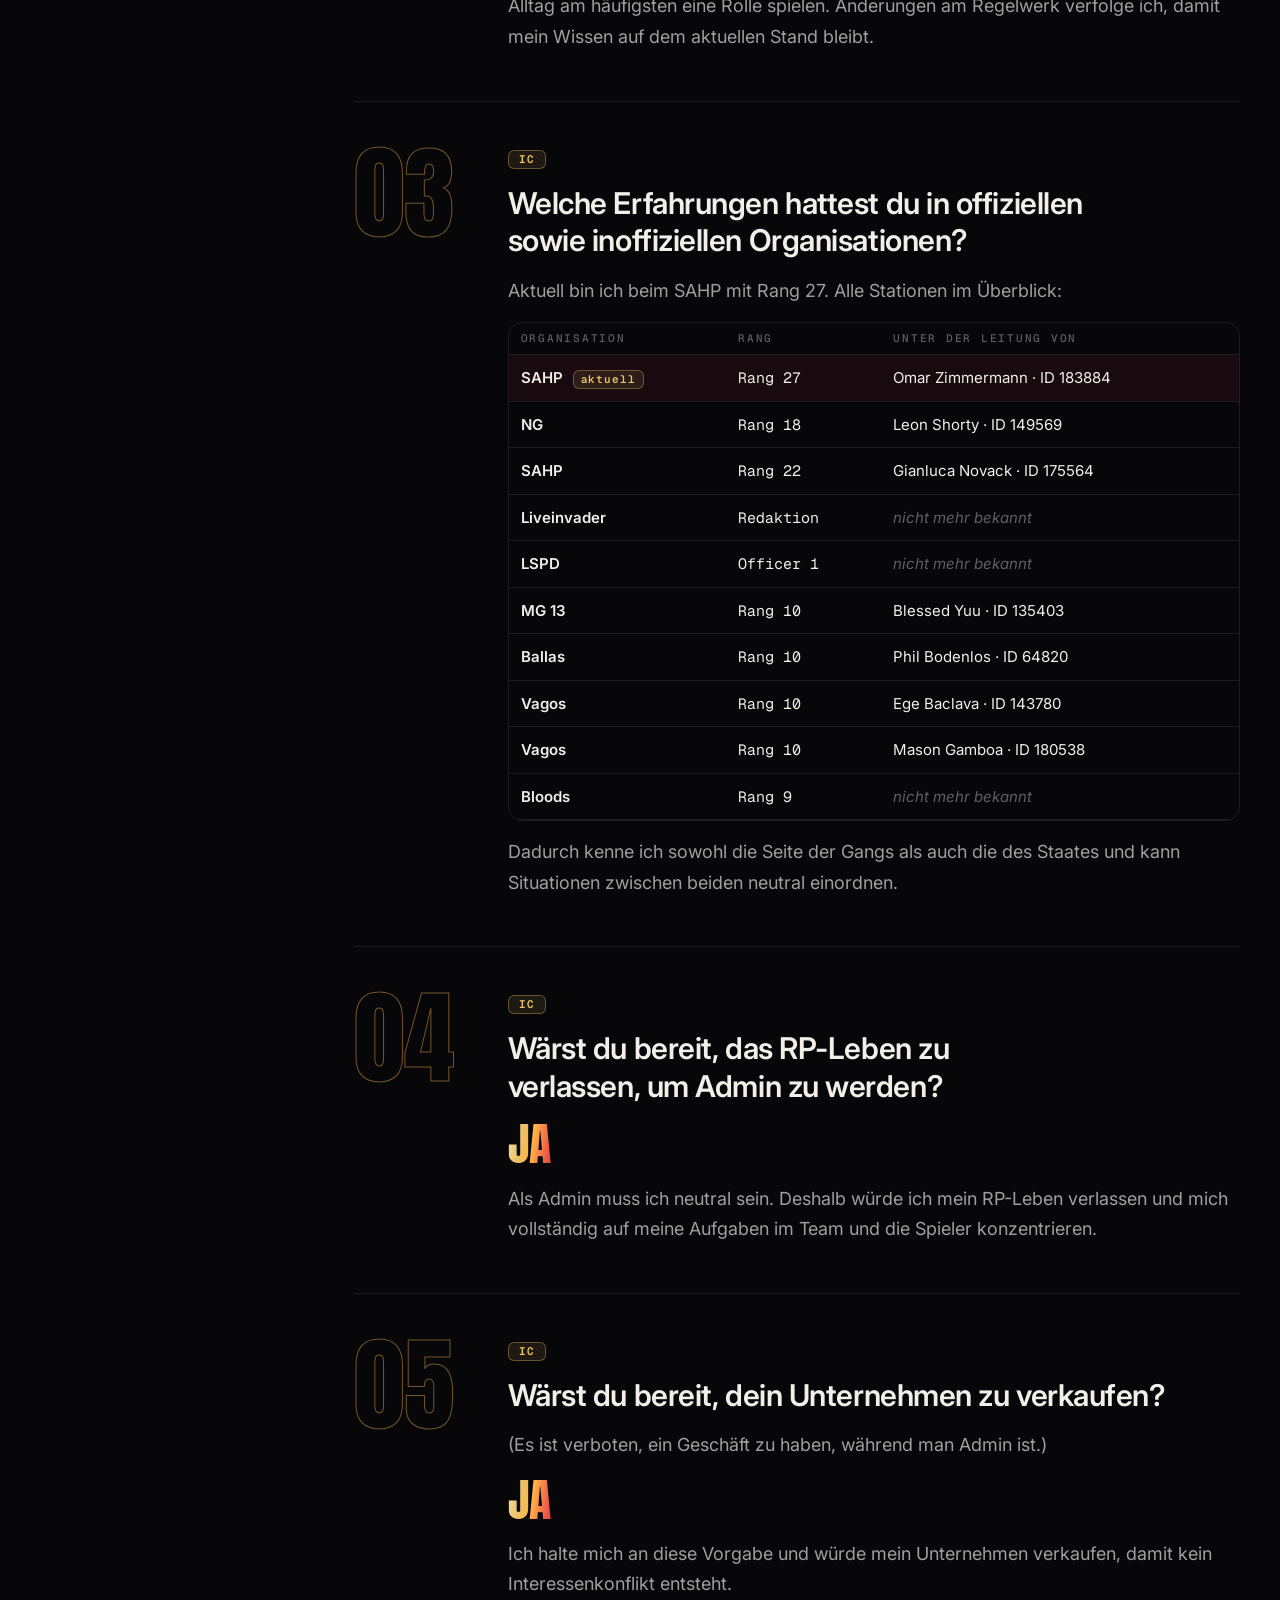
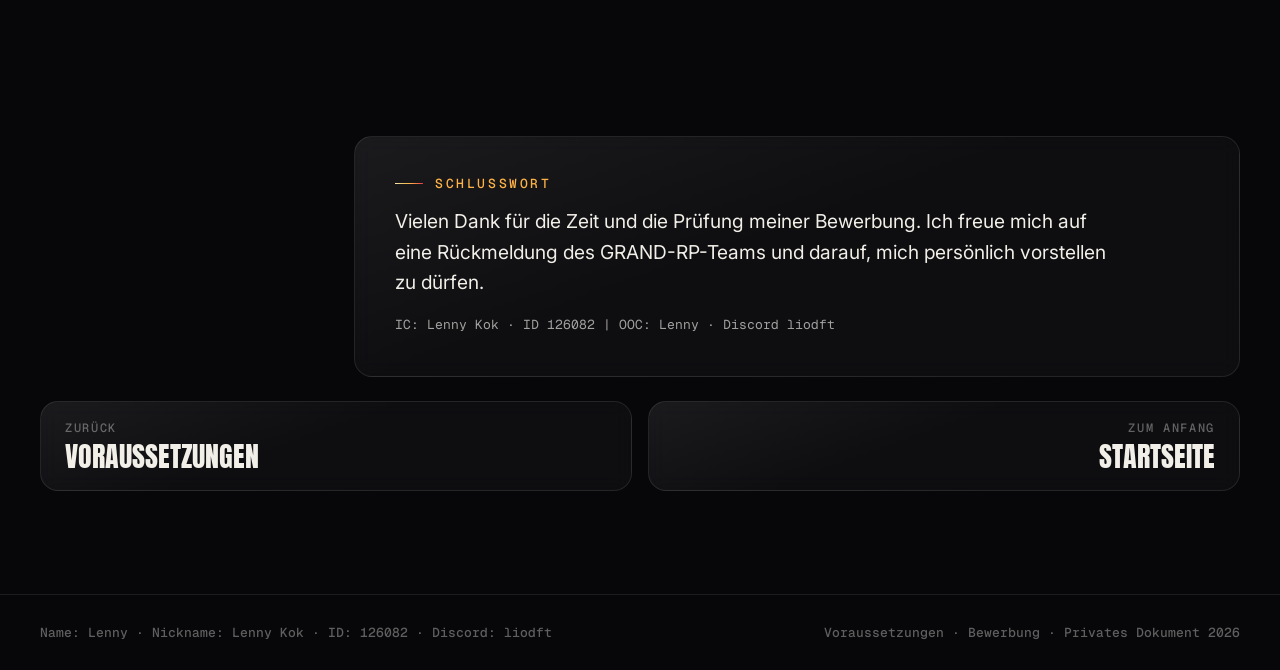
<file: bewerbung.html>
<!doctype html>
<html lang="de" class="no-js">
<head>
<meta charset="utf-8">
<meta name="viewport" content="width=device-width, initial-scale=1, viewport-fit=cover">
<title>Vollständige Bewerbung · Admin-Bewerbung · Lenny Kok</title>
<meta name="description" content="Alle Angaben und Antworten der Admin-Bewerbung von Lenny Kok, getrennt nach OOC und IC.">
<meta name="robots" content="noindex">
<meta name="theme-color" content="#07070a">
<meta name="color-scheme" content="dark">
<meta property="og:type" content="website">
<meta property="og:locale" content="de_DE">
<meta property="og:site_name" content="GRAND RP · Admin-Bewerbung">
<meta property="og:title" content="Vollständige Bewerbung · Admin-Bewerbung · Lenny Kok">
<meta property="og:description" content="Alle Angaben und Antworten der Admin-Bewerbung von Lenny Kok, getrennt nach OOC und IC.">
<meta property="og:image" content="https://cyrexmv.github.io/ADMIN-GRAND-LENNY/assets/img/og-image.png">
<meta name="twitter:card" content="summary_large_image">
<link rel="icon" href="favicon.svg" type="image/svg+xml">
<link rel="apple-touch-icon" href="apple-touch-icon.png">
<script>
  /* Früh gesetzt, damit nichts flackert. Läuft app.js nicht, fällt die Seite auf die statische Fassung zurück. */
  (function (r) {
    r.classList.remove('no-js'); r.classList.add('js');
    setTimeout(function () { if (!window.__lk) { r.classList.remove('js', 'loading'); r.classList.add('no-js'); } }, 6000);
  })(document.documentElement);
</script>
<link rel="preconnect" href="https://fonts.googleapis.com">
<link rel="preconnect" href="https://fonts.gstatic.com" crossorigin>
<link rel="stylesheet" href="https://fonts.googleapis.com/css2?family=Anton&family=Inter:wght@300..700&family=Instrument+Serif:ital@0;1&family=Geist+Mono:wght@400..600&family=Great+Vibes&display=swap">
<link rel="stylesheet" href="assets/css/style.css">
<script src="assets/js/app.js" defer></script>
</head>
<body>
<a class="skip" href="#inhalt">Zum Inhalt springen</a>
<div class="progress" aria-hidden="true"><span></span></div>
<div class="vignette" aria-hidden="true"></div>
<div class="grain" aria-hidden="true"></div>
<div class="cursor" aria-hidden="true"><span class="cursor__glow"></span><span class="cursor__dot"></span></div>
<div class="toast" role="status" aria-live="polite"></div>

<nav class="nav" aria-label="Hauptnavigation">
  <div class="wrap nav__inner">
    <a class="nav__brand" href="index.html#start" aria-label="Lenny Kok – zum Anfang">
      <img src="assets/img/lenny-kok-emblem.svg" alt="" width="38" height="38">
      <span><strong>Lenny Kok</strong><small>Admin · DE1</small></span>
    </a>
    <ul class="nav__links" id="site-nav">
      <li><a href="index.html#start">Start</a></li>
      <li><a href="index.html#ueber-mich">Über mich</a></li>
      <li><a href="index.html#erfahrung">Erfahrung</a></li>
      <li><a href="voraussetzungen.html">Voraussetzungen</a></li>
      <li><a href="bewerbung.html" aria-current="page">Bewerbung</a></li>
    </ul>
    <button class="menu-toggle" type="button" data-menu-toggle aria-controls="site-nav" aria-expanded="false" aria-label="Menü öffnen">
      <svg class="i-menu" viewBox="0 0 24 24" fill="none" stroke="currentColor" stroke-width="1.8" stroke-linecap="round" aria-hidden="true"><path d="M4 7h16M4 12h16M4 17h16"/></svg>
      <svg class="i-close" viewBox="0 0 24 24" fill="none" stroke="currentColor" stroke-width="1.8" stroke-linecap="round" aria-hidden="true"><path d="M6 6l12 12M18 6 6 18"/></svg>
    </button>
  </div>
</nav>

<main id="inhalt" tabindex="-1">
  <section class="page-hero" aria-labelledby="page-title">
    <span class="page-hero__ghost" aria-hidden="true">05</span>
    <div class="wrap">
      <nav class="crumbs reveal" aria-label="Brotkrumen"><a href="index.html">Start</a><span aria-hidden="true">/</span><span aria-current="page">Bewerbung</span></nav>
      <p class="eyebrow reveal"><span>05</span> Vollständige Bewerbung</p>
      <h1 class="display split" id="page-title">Die komplette <em>Bewerbung.</em></h1>
      <p class="lead reveal">Alle Angaben und Antworten des Bewerbungsformulars, getrennt nach OOC- und IC-Informationen.</p>
    </div>
  </section>

  <div class="wrap app">
    <aside class="card toc" data-toc>
      <nav aria-label="Inhalt dieser Seite">
        <p class="eyebrow">Inhalt</p>
        <ol>
          <li class="toc-group">Informationen</li>
          <li><a href="#daten-ooc"><span class="badge badge-ooc">OOC</span> Persönliche Daten</a></li>
          <li><a href="#daten-ic"><span class="badge badge-ic">IC</span> Charakter</a></li>
          <li class="toc-group">Zusätzliche Informationen</li>
          <li><a href="#frage-1"><span class="badge badge-ooc">OOC</span> 1 · Online-Zeiten</a></li>
          <li><a href="#frage-2"><span class="badge badge-ooc">OOC</span> 2 · Regelwerk</a></li>
          <li><a href="#frage-3"><span class="badge badge-ic">IC</span> 3 · Organisationen</a></li>
          <li><a href="#frage-4"><span class="badge badge-ic">IC</span> 4 · RP-Leben</a></li>
          <li><a href="#frage-5"><span class="badge badge-ic">IC</span> 5 · Unternehmen</a></li>
          <li class="toc-group">Abschluss</li>
          <li><a href="#schluss">Schlusswort</a></li>
        </ol>
      </nav>
    </aside>

    <div>
      <section class="block" aria-labelledby="info-title">
        <div class="block-head reveal"><b>1</b><h2 id="info-title">Informationen</h2></div>
        <div class="zone" id="daten-ooc">
          <p class="zone-label"><span class="badge badge-ooc"><abbr title="Out of Character">OOC</abbr></span> Ich als Spieler</p>
          <dl class="data-grid">
            <div class="card data card-ooc reveal"><dt>1 · Dein Reallife Name</dt><dd>Lenny</dd></div>
            <div class="card data card-ooc reveal"><dt>2 · Dein Alter</dt><dd>17</dd></div>
            <div class="card data card-ooc reveal"><dt>3 · Discord Name</dt><dd>liodft
              <button class="copy-btn" type="button" data-copy="liodft" aria-label="Discord-Namen kopieren">
                <svg class="i-copy" viewBox="0 0 24 24" fill="none" stroke="currentColor" stroke-width="2" stroke-linecap="round" stroke-linejoin="round" aria-hidden="true"><rect x="9" y="9" width="11" height="11" rx="2"/><path d="M5 15V5a2 2 0 0 1 2-2h10"/></svg>
                <svg class="i-check" viewBox="0 0 24 24" fill="none" stroke="currentColor" stroke-width="3" stroke-linecap="round" stroke-linejoin="round" aria-hidden="true"><path d="m5 12.5 4.5 4.5L19 7.5"/></svg>
              </button></dd></div>
          </dl>
        </div>
        <div class="zone" id="daten-ic">
          <p class="zone-label"><span class="badge badge-ic"><abbr title="In Character">IC</abbr></span> Mein Charakter</p>
          <dl class="data-grid">
            <div class="card data card-ic reveal"><dt>4 · Dein Nickname</dt><dd>Lenny Kok</dd></div>
            <div class="card data card-ic reveal"><dt>5 · Deine ID</dt><dd>126082
              <button class="copy-btn" type="button" data-copy="126082" aria-label="Spieler-ID kopieren">
                <svg class="i-copy" viewBox="0 0 24 24" fill="none" stroke="currentColor" stroke-width="2" stroke-linecap="round" stroke-linejoin="round" aria-hidden="true"><rect x="9" y="9" width="11" height="11" rx="2"/><path d="M5 15V5a2 2 0 0 1 2-2h10"/></svg>
                <svg class="i-check" viewBox="0 0 24 24" fill="none" stroke="currentColor" stroke-width="3" stroke-linecap="round" stroke-linejoin="round" aria-hidden="true"><path d="m5 12.5 4.5 4.5L19 7.5"/></svg>
              </button></dd></div>
            <div class="card data card-ic reveal"><dt>Server</dt><dd>DE1</dd></div>
          </dl>
        </div>
      </section>

      <section class="block" aria-labelledby="zusatz-title">
        <div class="block-head reveal"><b>2</b><h2 id="zusatz-title">Zusätzliche Informationen</h2></div>

        <article class="qa" id="frage-1">
          <span class="qa__n" aria-hidden="true">01</span>
          <div class="qa__body">
            <div class="qa__head"><span class="badge badge-ooc">OOC</span></div>
            <h3 class="h-q split">Zu welchen Zeiten bist du online?</h3>
            <p class="qa__short reveal">16 – 19 Uhr</p>
            <p class="qa__a reveal">In diesem Zeitraum bin ich auf dem Server und erreichbar. Meldungen und Fragen von Spielern kann ich so zuverlässig und zeitnah bearbeiten.</p>
            <div class="reveal">
              <div class="ruler" role="img" aria-label="Online von 16 bis 19 Uhr auf einer 24-Stunden-Skala"><span class="ruler-on">Online</span></div>
              <div class="ruler-axis" aria-hidden="true"><span style="left:0">0</span><span style="left:25%">6</span><span style="left:50%">12</span><span style="left:66.667%">16</span><span style="left:79.167%">19</span><span style="left:100%">24 Uhr</span></div>
            </div>
          </div>
        </article>

        <article class="qa" id="frage-2">
          <span class="qa__n" aria-hidden="true">02</span>
          <div class="qa__body">
            <div class="qa__head"><span class="badge badge-ooc">OOC</span></div>
            <h3 class="h-q split">Wie schätzt du dein Wissen im Bereich Regelwerk ein?</h3>
            <p class="qa__short reveal">Sehr gut</p>
            <p class="qa__a reveal">Ich habe das Regelwerk aus beiden Richtungen angewendet: als Mitglied von Gangs ebenso wie im Staatsdienst bei SAHP, NG und LSPD. Dadurch weiß ich, wo Regeln im Alltag am häufigsten eine Rolle spielen. Änderungen am Regelwerk verfolge ich, damit mein Wissen auf dem aktuellen Stand bleibt.</p>
          </div>
        </article>

        <article class="qa" id="frage-3">
          <span class="qa__n" aria-hidden="true">03</span>
          <div class="qa__body">
            <div class="qa__head"><span class="badge badge-ic">IC</span></div>
            <h3 class="h-q split">Welche Erfahrungen hattest du in offiziellen sowie inoffiziellen Organisationen?</h3>
            <p class="qa__a reveal">Aktuell bin ich beim SAHP mit Rang 27. Alle Stationen im Überblick:</p>
            <div class="table-wrap reveal">
              <table class="org-table">
                <thead><tr><th scope="col">Organisation</th><th scope="col">Rang</th><th scope="col">Unter der Leitung von</th></tr></thead>
                <tbody>
                  <tr class="now"><td>SAHP <span class="badge badge-ic" style="margin-left:6px">aktuell</span></td><td class="rank">Rang 27</td><td>Omar Zimmermann · ID 183884</td></tr>
                  <tr><td>NG</td><td class="rank">Rang 18</td><td>Leon Shorty · ID 149569</td></tr>
                  <tr><td>SAHP</td><td class="rank">Rang 22</td><td>Gianluca Novack · ID 175564</td></tr>
                  <tr><td>Liveinvader</td><td class="rank">Redaktion</td><td class="na">nicht mehr bekannt</td></tr>
                  <tr><td>LSPD</td><td class="rank">Officer 1</td><td class="na">nicht mehr bekannt</td></tr>
                  <tr><td>MG 13</td><td class="rank">Rang 10</td><td>Blessed Yuu · ID 135403</td></tr>
                  <tr><td>Ballas</td><td class="rank">Rang 10</td><td>Phil Bodenlos · ID 64820</td></tr>
                  <tr><td>Vagos</td><td class="rank">Rang 10</td><td>Ege Baclava · ID 143780</td></tr>
                  <tr><td>Vagos</td><td class="rank">Rang 10</td><td>Mason Gamboa · ID 180538</td></tr>
                  <tr><td>Bloods</td><td class="rank">Rang 9</td><td class="na">nicht mehr bekannt</td></tr>
                </tbody>
              </table>
            </div>
            <p class="qa__a reveal">Dadurch kenne ich sowohl die Seite der Gangs als auch die des Staates und kann Situationen zwischen beiden neutral einordnen.</p>
          </div>
        </article>

        <article class="qa" id="frage-4">
          <span class="qa__n" aria-hidden="true">04</span>
          <div class="qa__body">
            <div class="qa__head"><span class="badge badge-ic">IC</span></div>
            <h3 class="h-q split">Wärst du bereit, das RP-Leben zu verlassen, um Admin zu werden?</h3>
            <p class="qa__short reveal">Ja</p>
            <p class="qa__a reveal">Als Admin muss ich neutral sein. Deshalb würde ich mein RP-Leben verlassen und mich vollständig auf meine Aufgaben im Team und die Spieler konzentrieren.</p>
          </div>
        </article>

        <article class="qa" id="frage-5">
          <span class="qa__n" aria-hidden="true">05</span>
          <div class="qa__body">
            <div class="qa__head"><span class="badge badge-ic">IC</span></div>
            <h3 class="h-q split">Wärst du bereit, dein Unternehmen zu verkaufen?</h3>
            <p class="qa__a reveal">(Es ist verboten, ein Geschäft zu haben, während man Admin ist.)</p>
            <p class="qa__short reveal">Ja</p>
            <p class="qa__a reveal">Ich halte mich an diese Vorgabe und würde mein Unternehmen verkaufen, damit kein Interessenkonflikt entsteht.</p>
          </div>
        </article>
      </section>

      <section class="block" id="schluss" aria-labelledby="schluss-title">
        <div class="card reveal" style="padding: clamp(24px, 4vw, 40px); display: grid; gap: 16px">
          <p class="eyebrow" id="schluss-title">Schlusswort</p>
          <p class="lead">Vielen Dank für die Zeit und die Prüfung meiner Bewerbung. Ich freue mich auf eine Rückmeldung des GRAND-RP-Teams und darauf, mich persönlich vorstellen zu dürfen.</p>
          <p class="mono muted" style="font-size: 13px">IC: Lenny Kok · ID 126082 | OOC: Lenny · Discord liodft</p>
        </div>
      </section>
    </div>
  </div>

  <nav class="wrap pager" aria-label="Weiter">
    <a class="card prev" href="voraussetzungen.html"><small>Zurück</small><span>Voraussetzungen</span></a>
    <a class="card next" href="index.html"><small>Zum Anfang</small><span>Startseite</span></a>
  </nav>
</main>

<footer class="footer">
  <div class="wrap">
    <p>Name: Lenny · Nickname: Lenny Kok · ID: 126082 · Discord: liodft</p>
    <p><a href="voraussetzungen.html">Voraussetzungen</a> · <a href="bewerbung.html">Bewerbung</a> · Privates Dokument 2026</p>
  </div>
</footer>
</body>
</html>
</file>
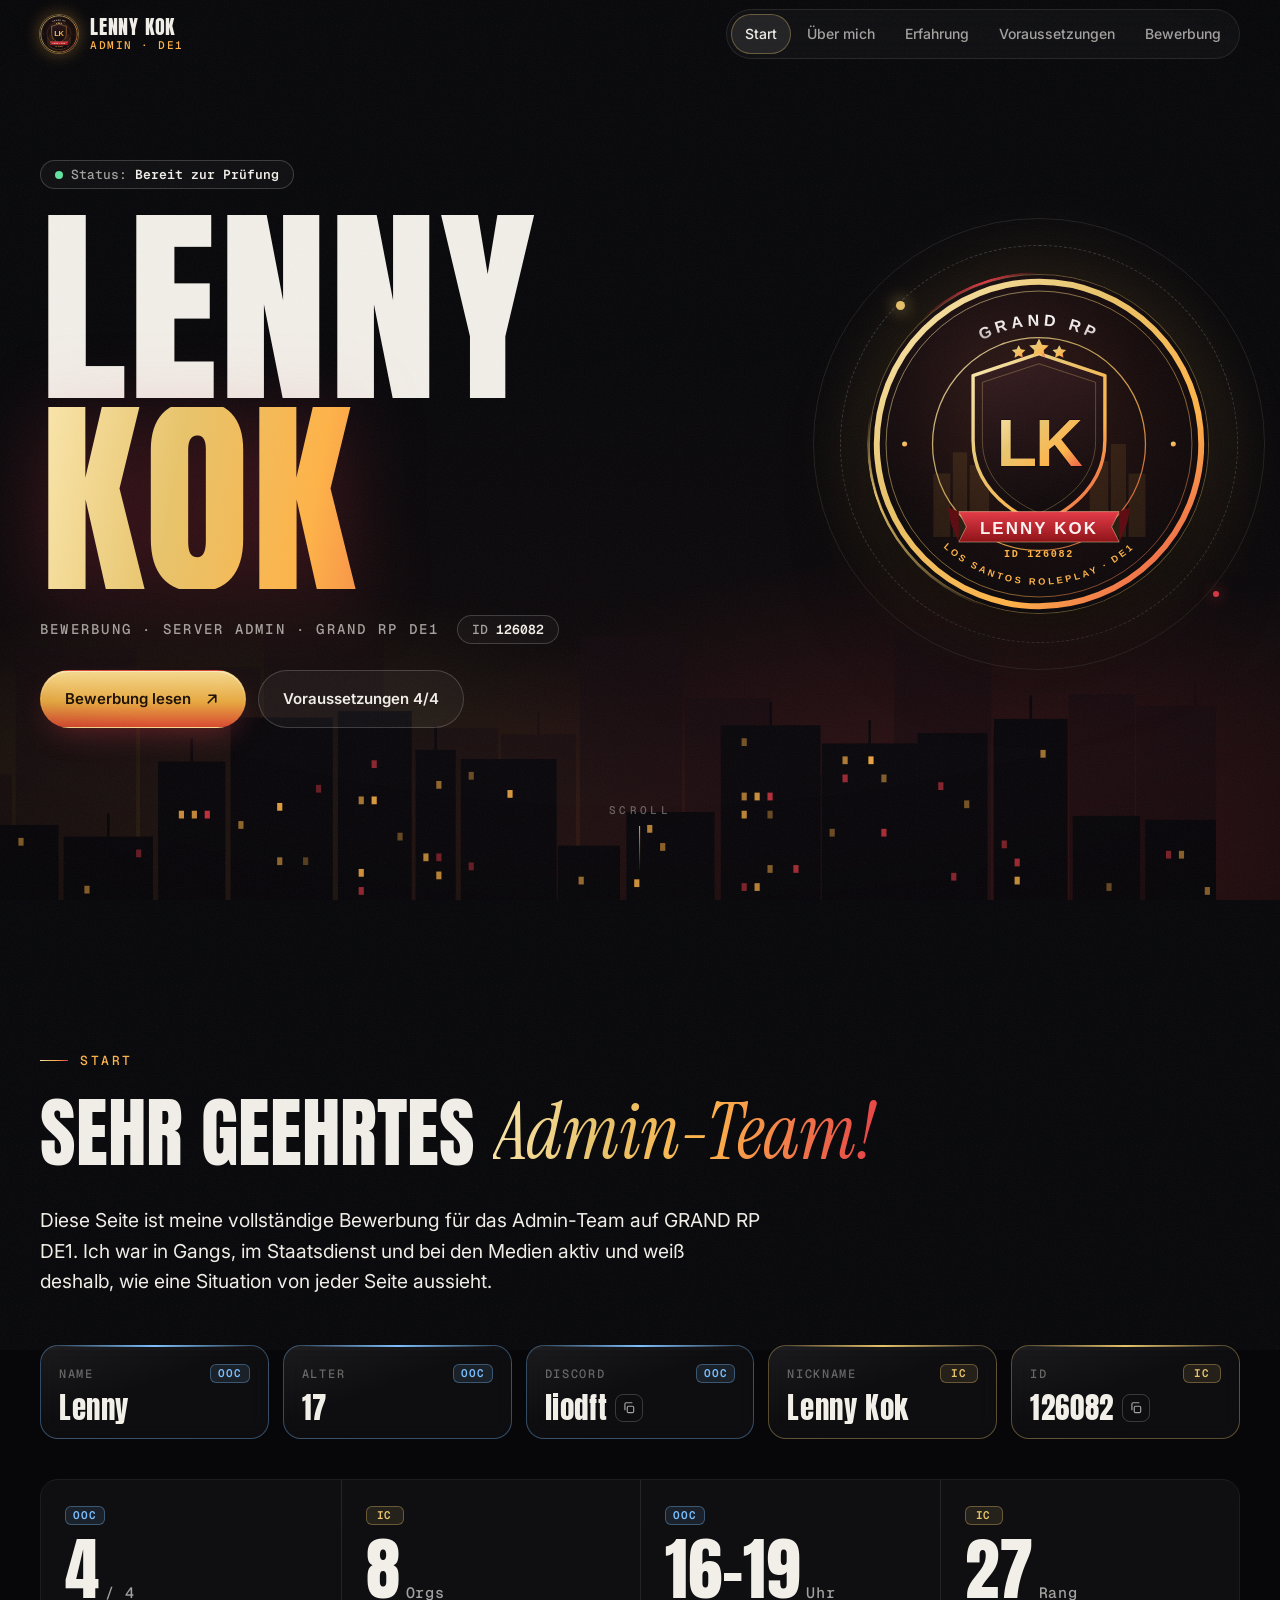
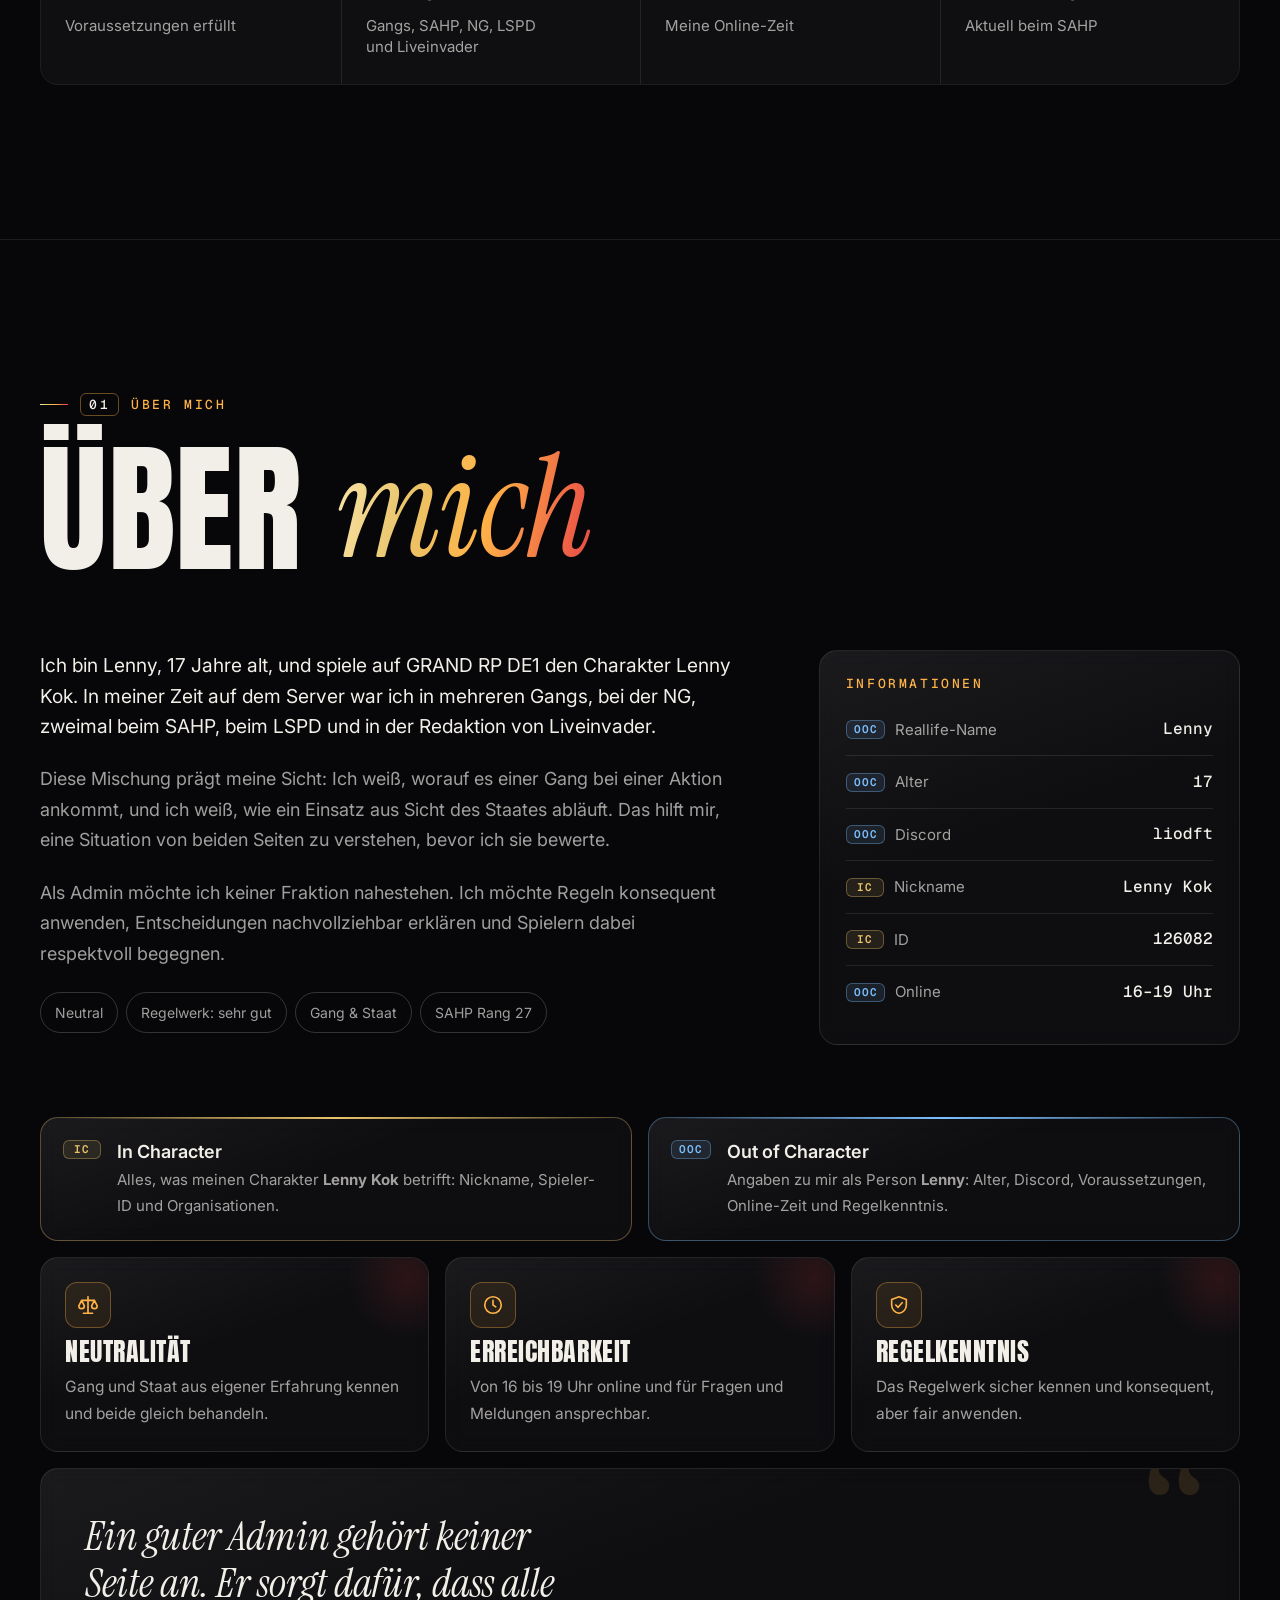
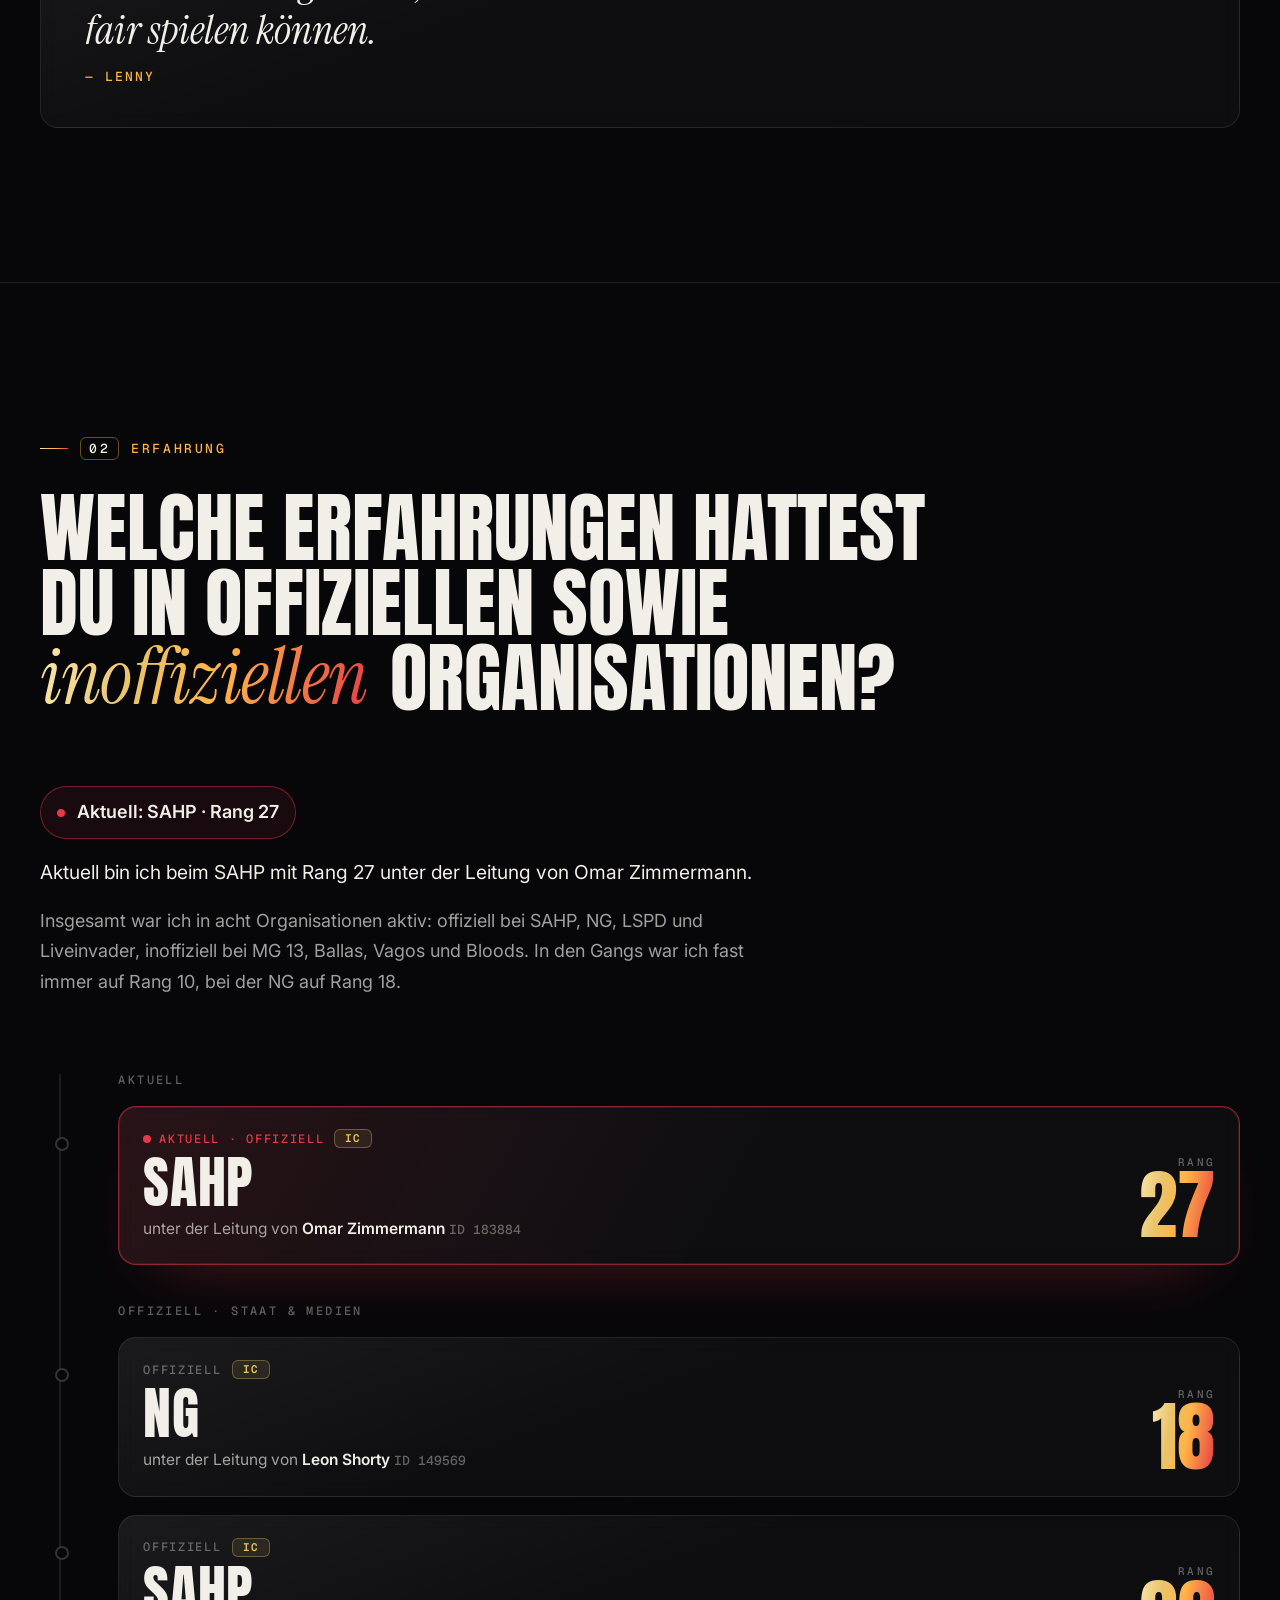
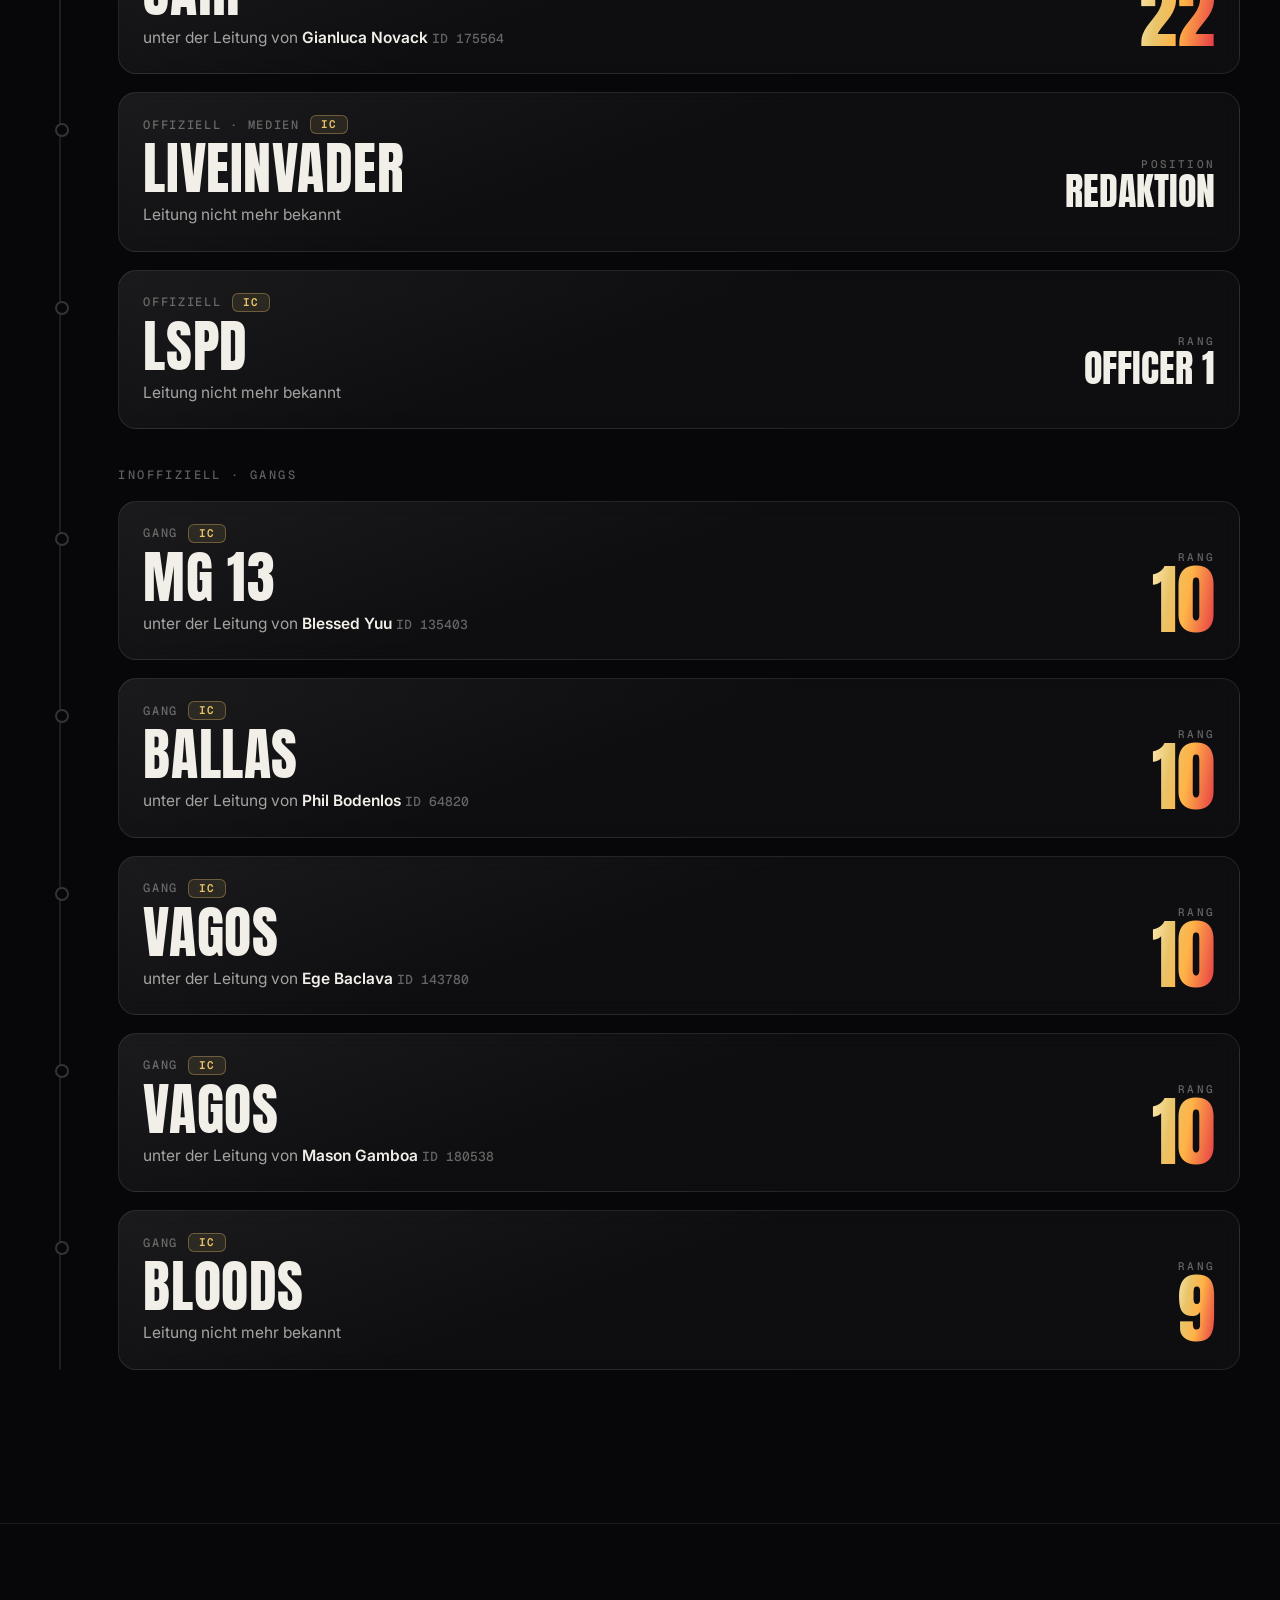
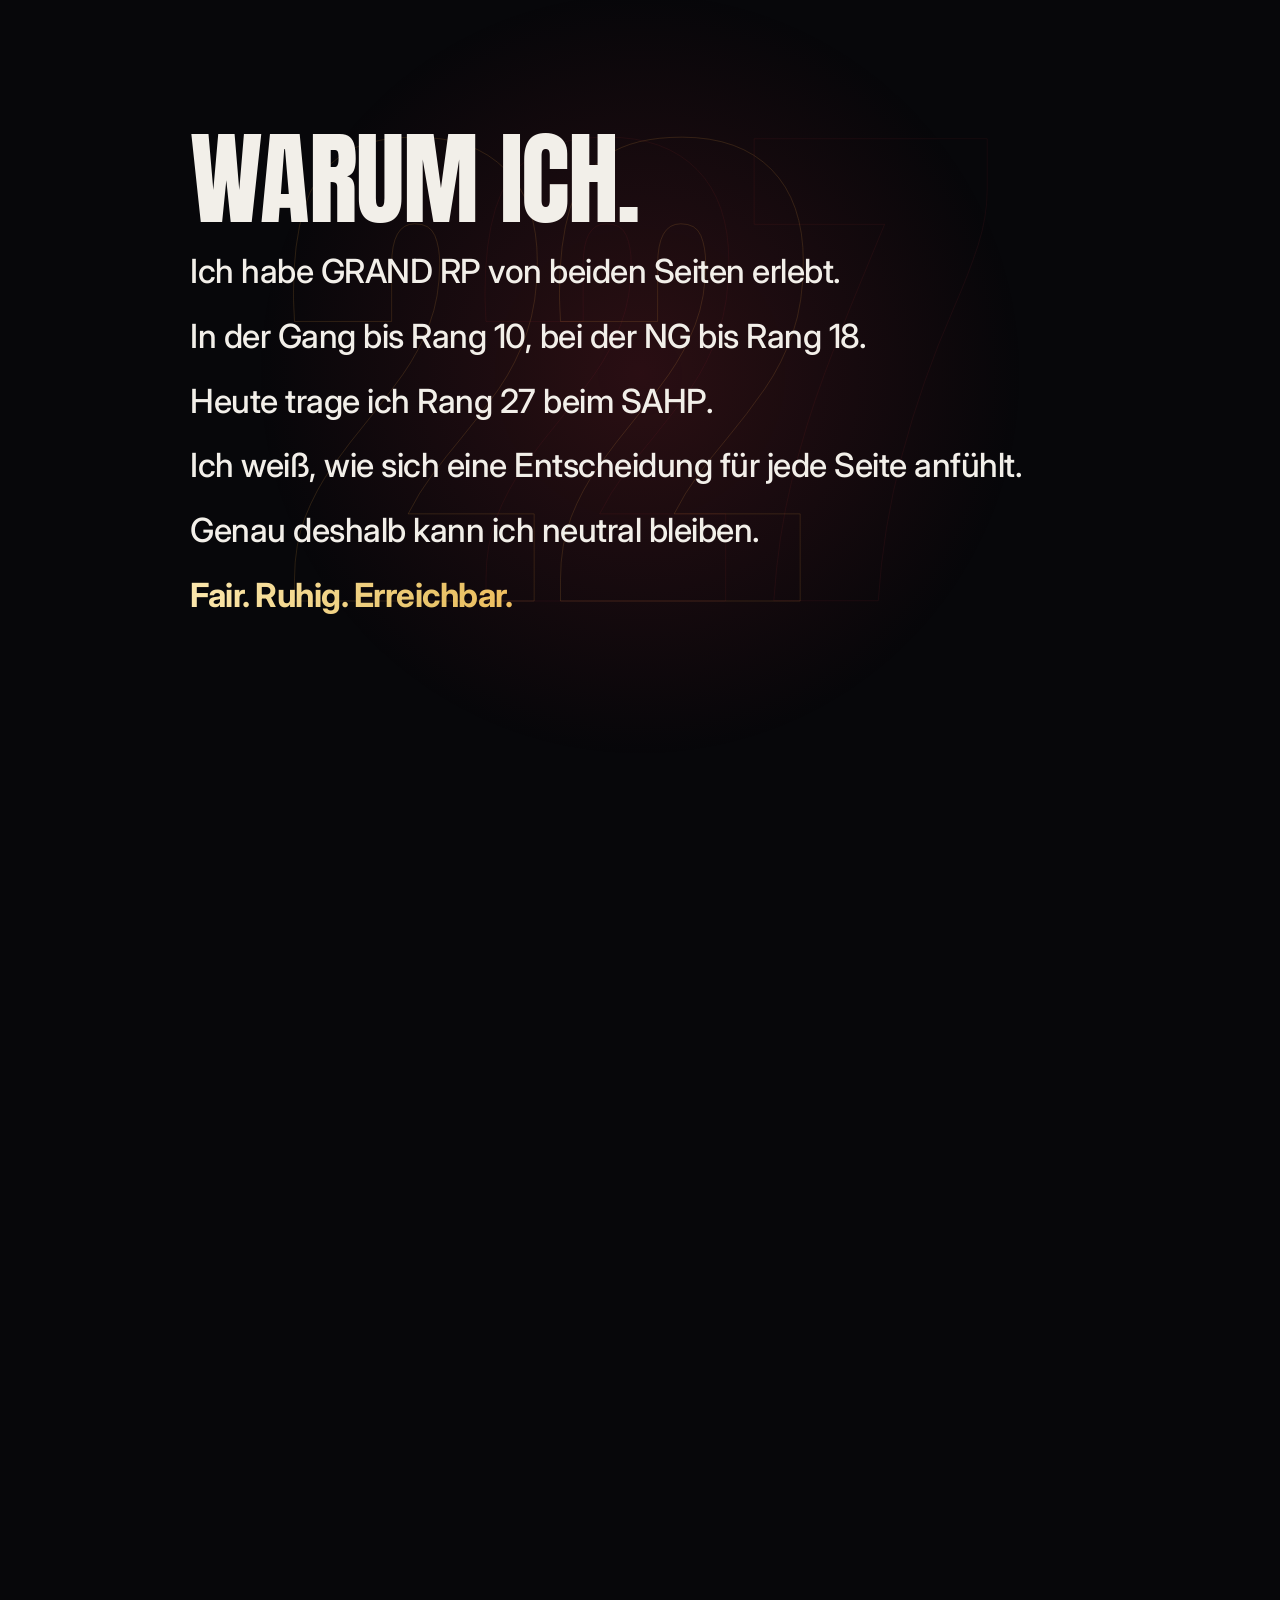
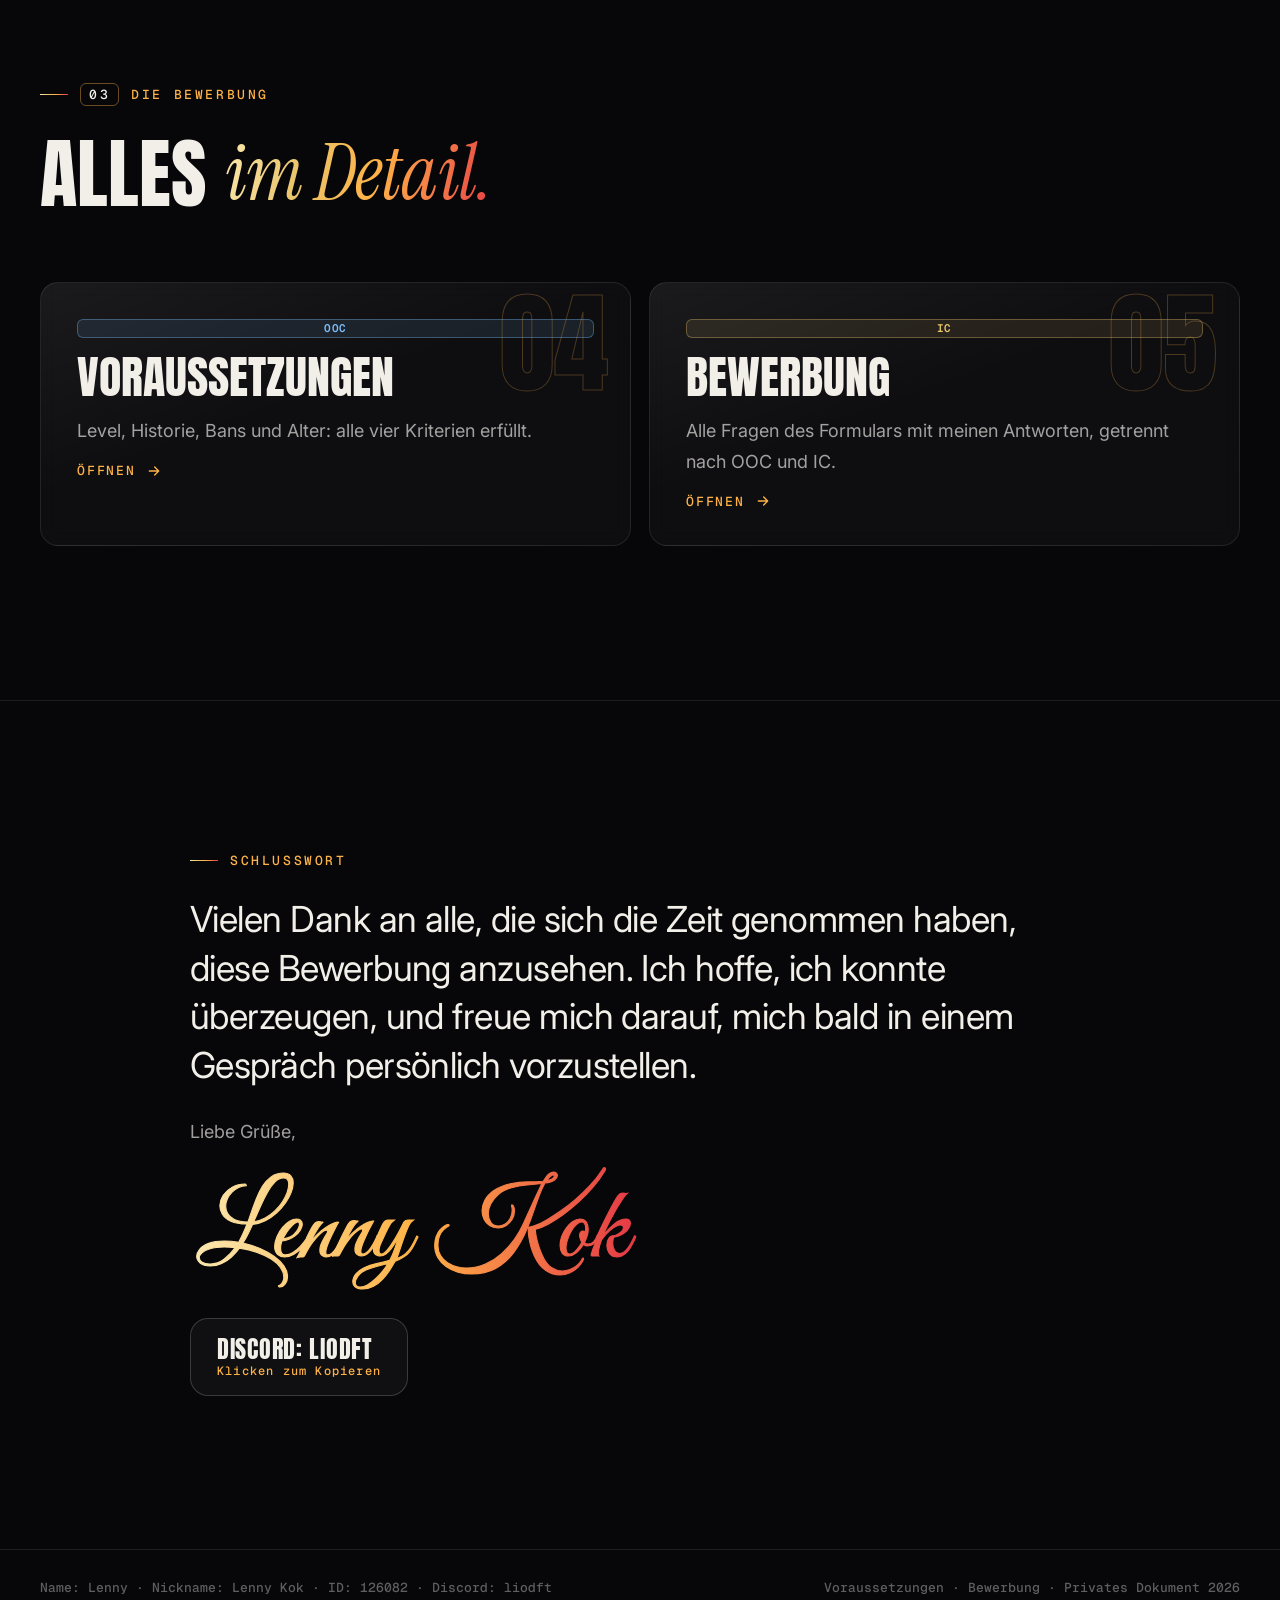
<file: erfahrung.html>
<!doctype html>
<html lang="de">
<head>
<meta charset="utf-8">
<meta name="viewport" content="width=device-width, initial-scale=1">
<title>Weiterleitung · Lenny Kok</title>
<meta name="robots" content="noindex">
<meta http-equiv="refresh" content="0; url=index.html#erfahrung">
<link rel="canonical" href="index.html#erfahrung">
<script>location.replace('index.html#erfahrung');</script>
<style>body{margin:0;min-height:100vh;display:grid;place-items:center;background:#07070a;color:#f2efe9;font-family:system-ui,sans-serif}a{color:#ffb347}</style>
</head>
<body>
<p>Weiter zu <a href="index.html#erfahrung">index.html#erfahrung</a> …</p>
</body>
</html>
</file>
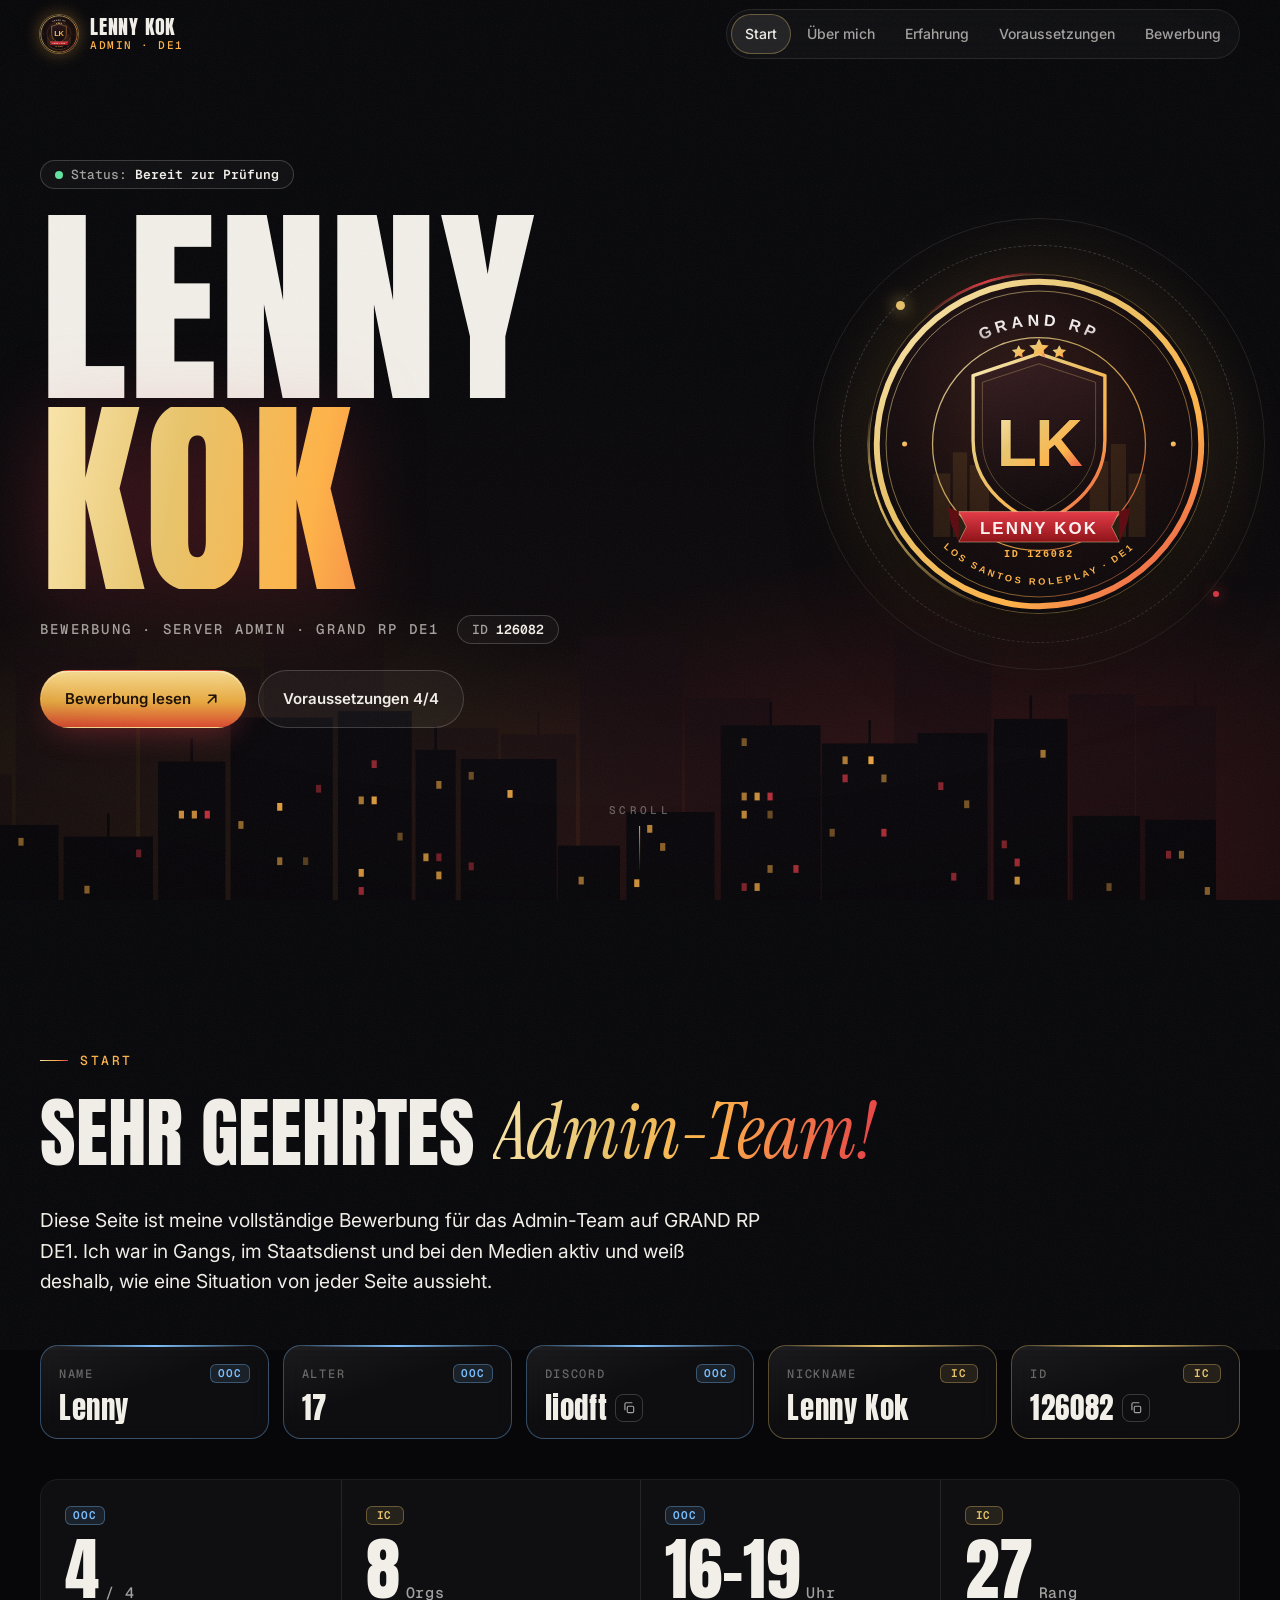
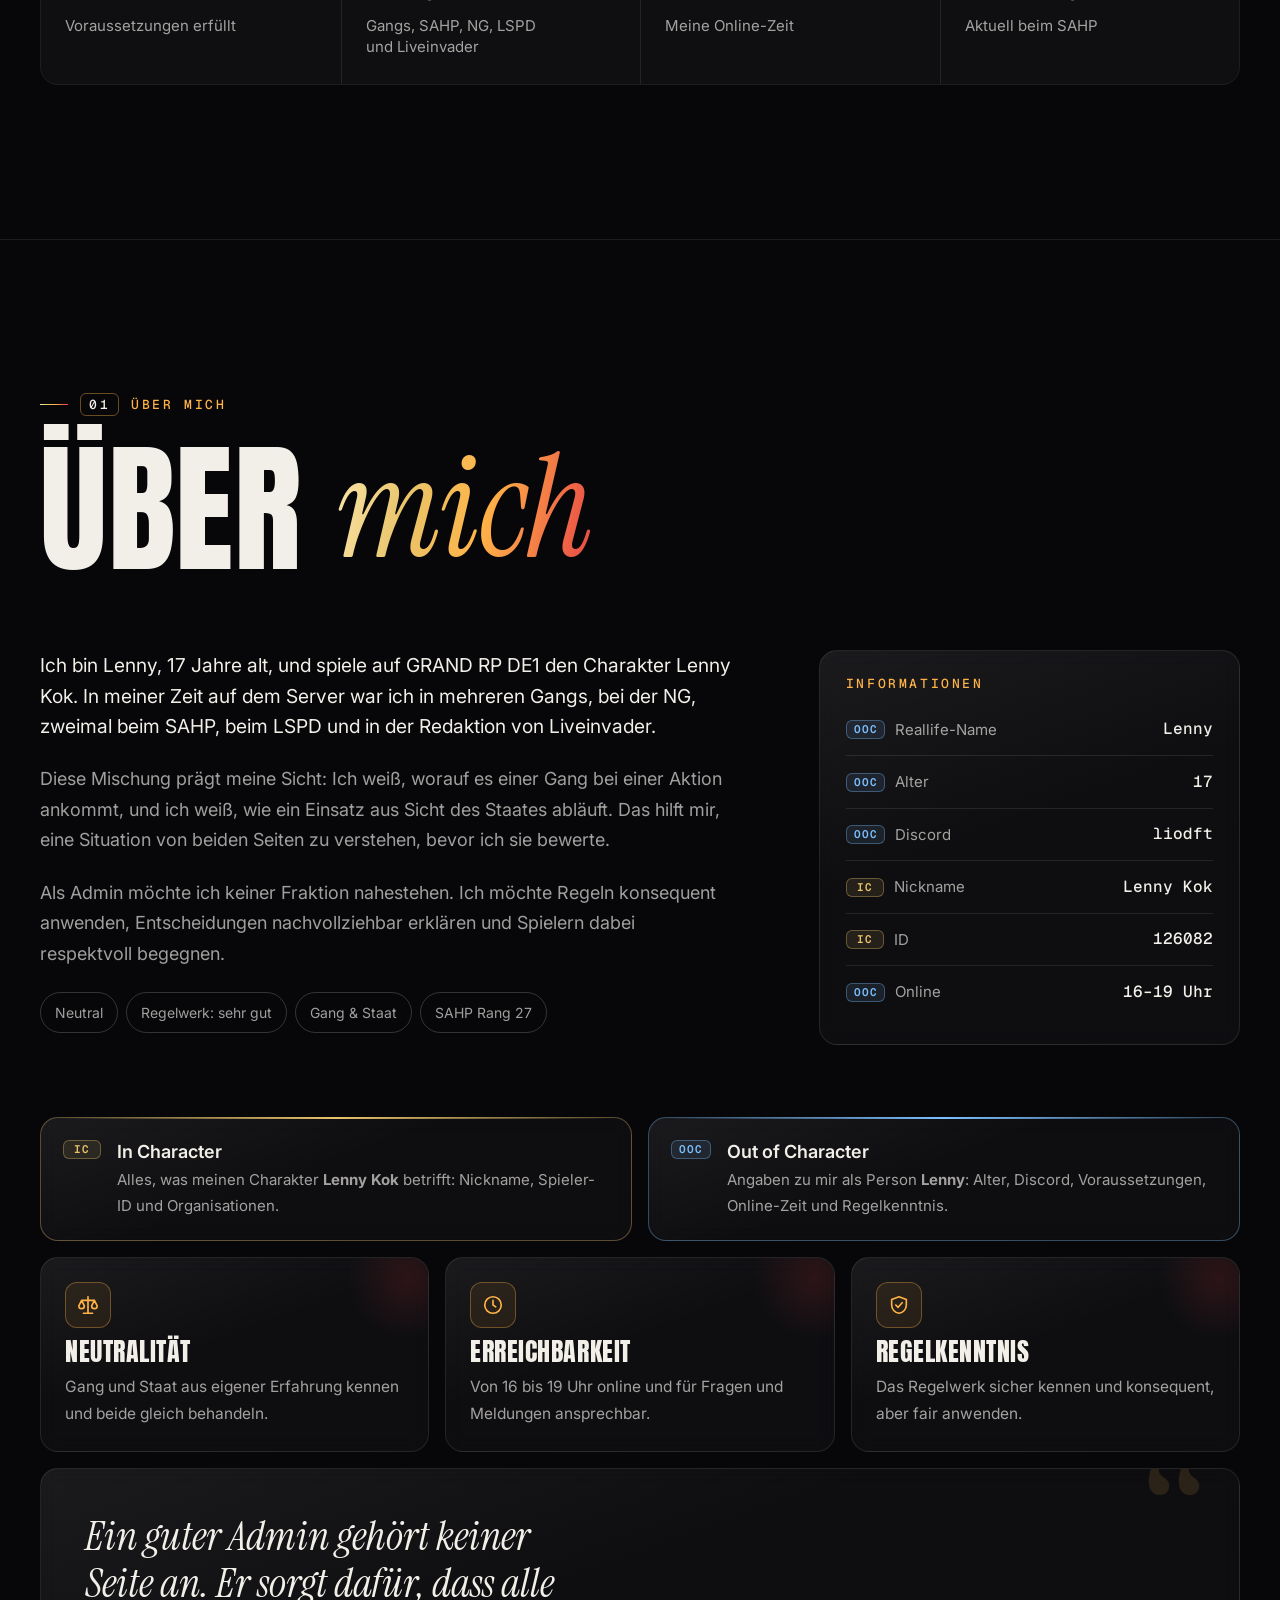
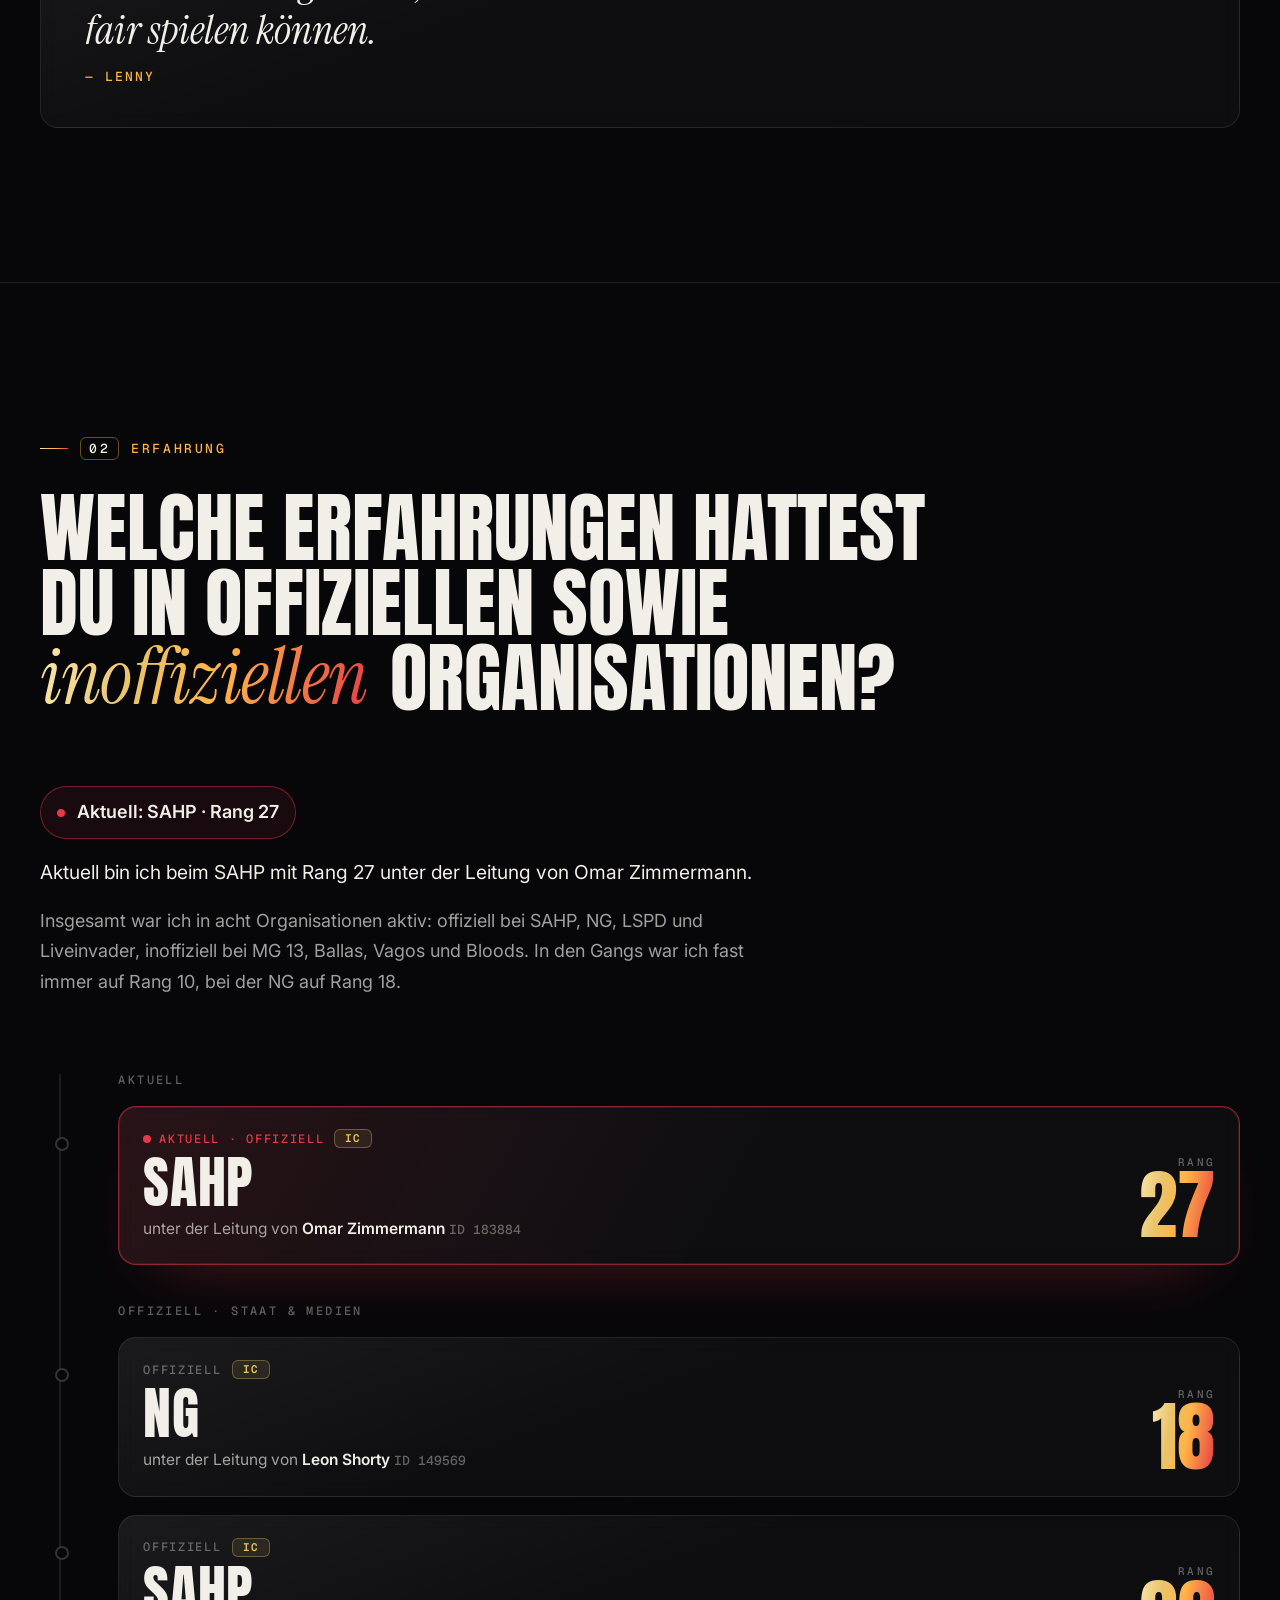
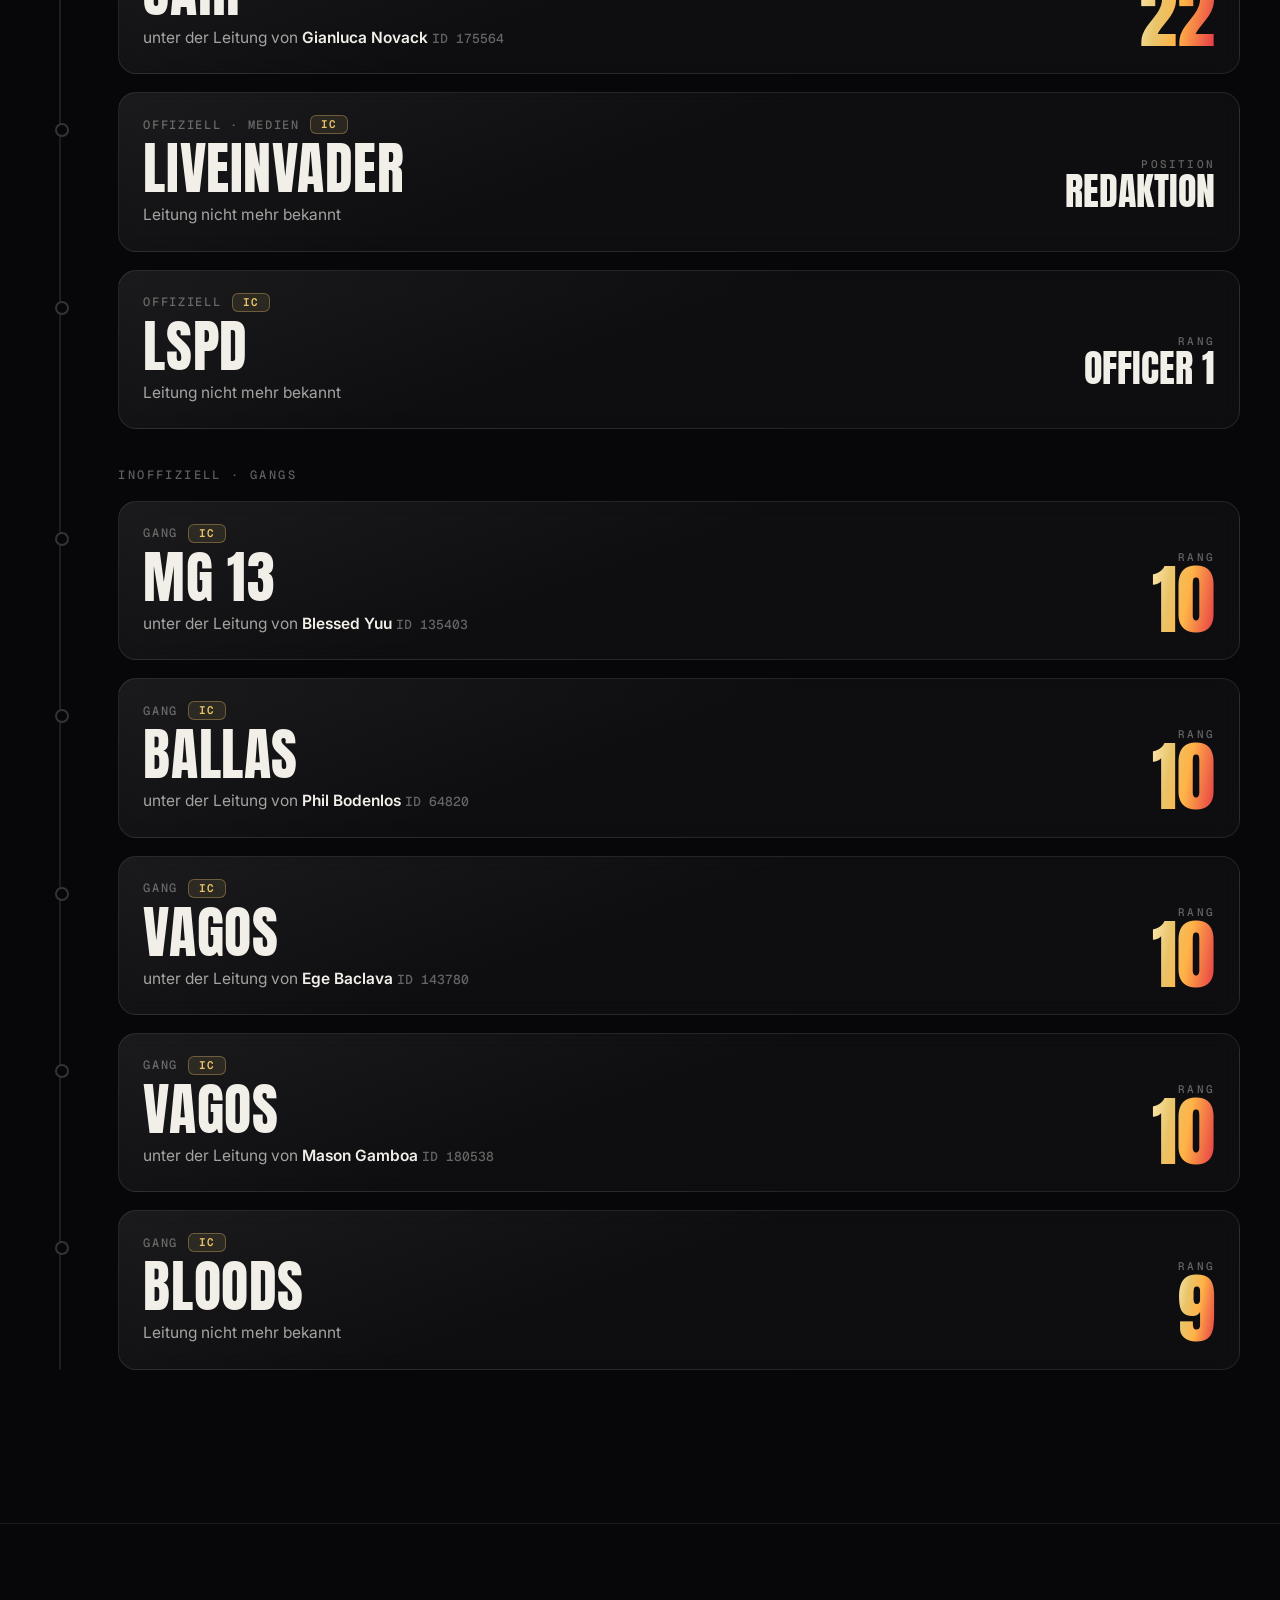
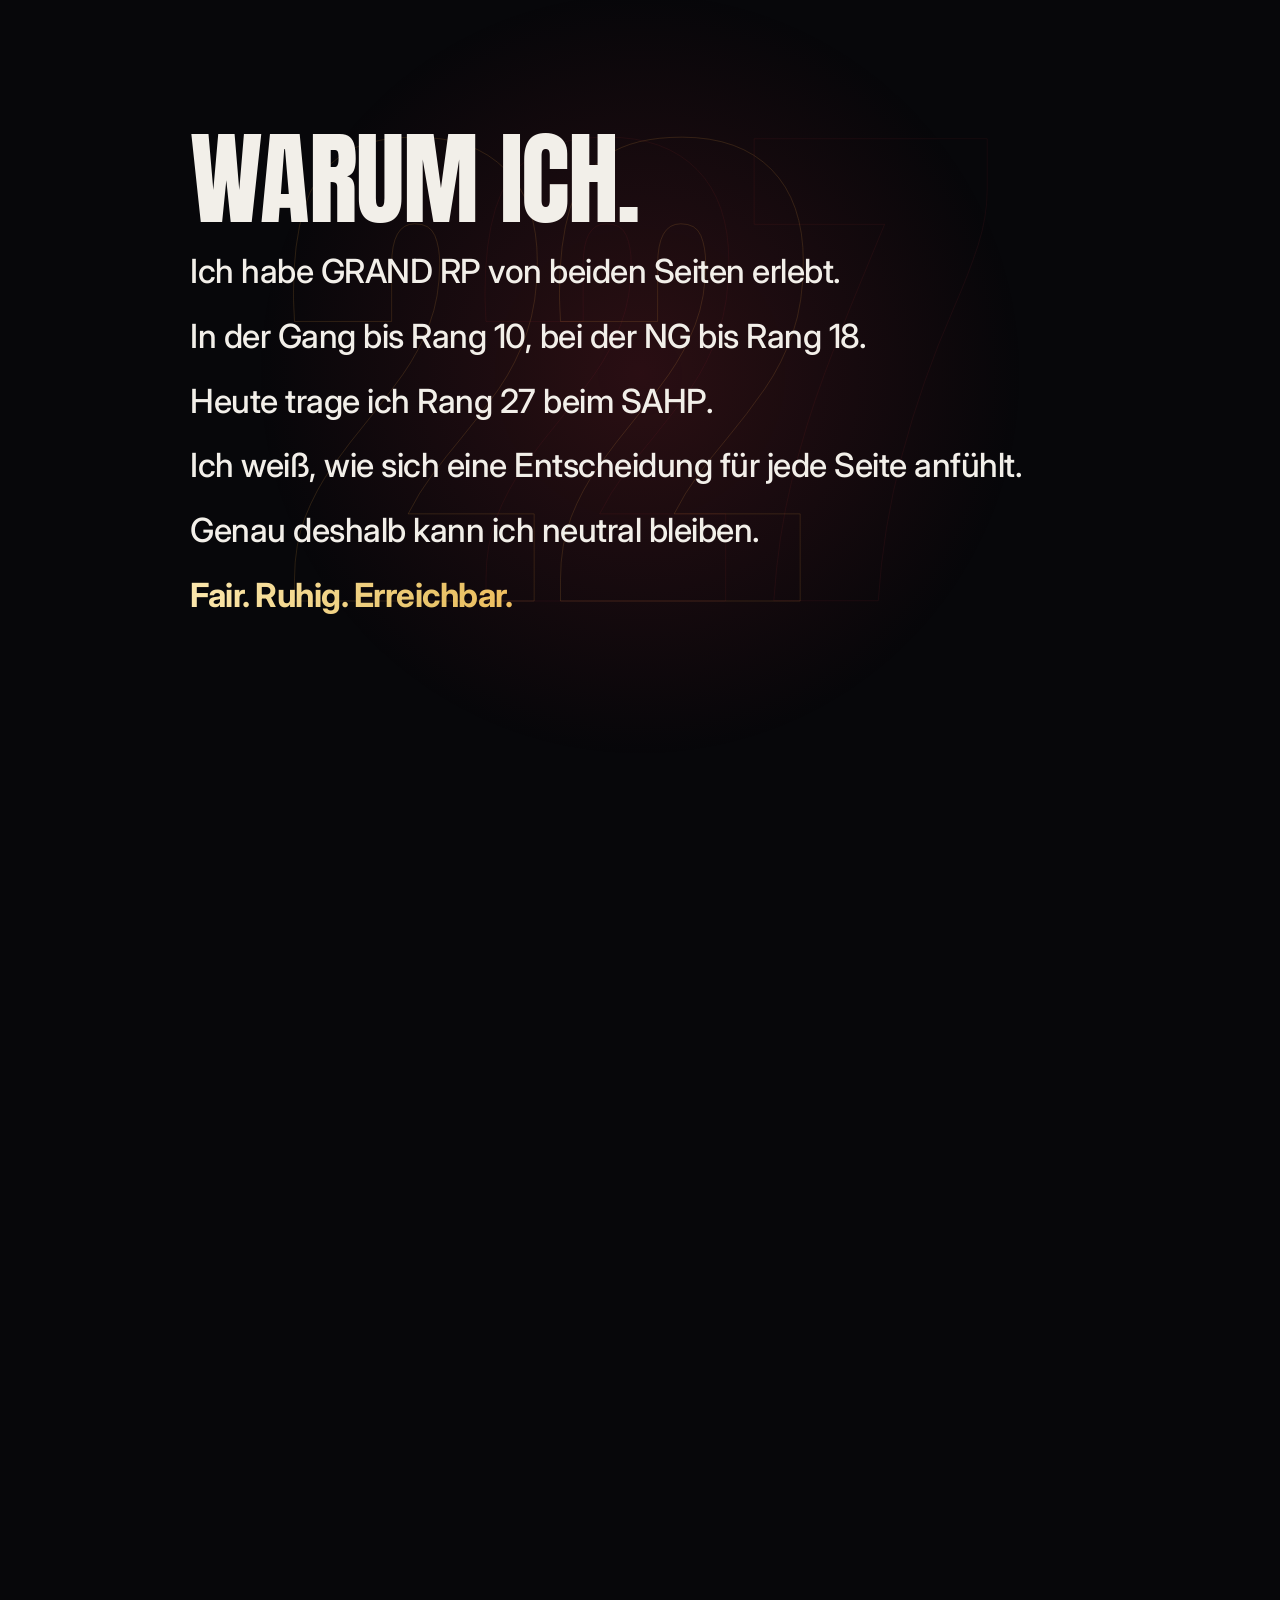
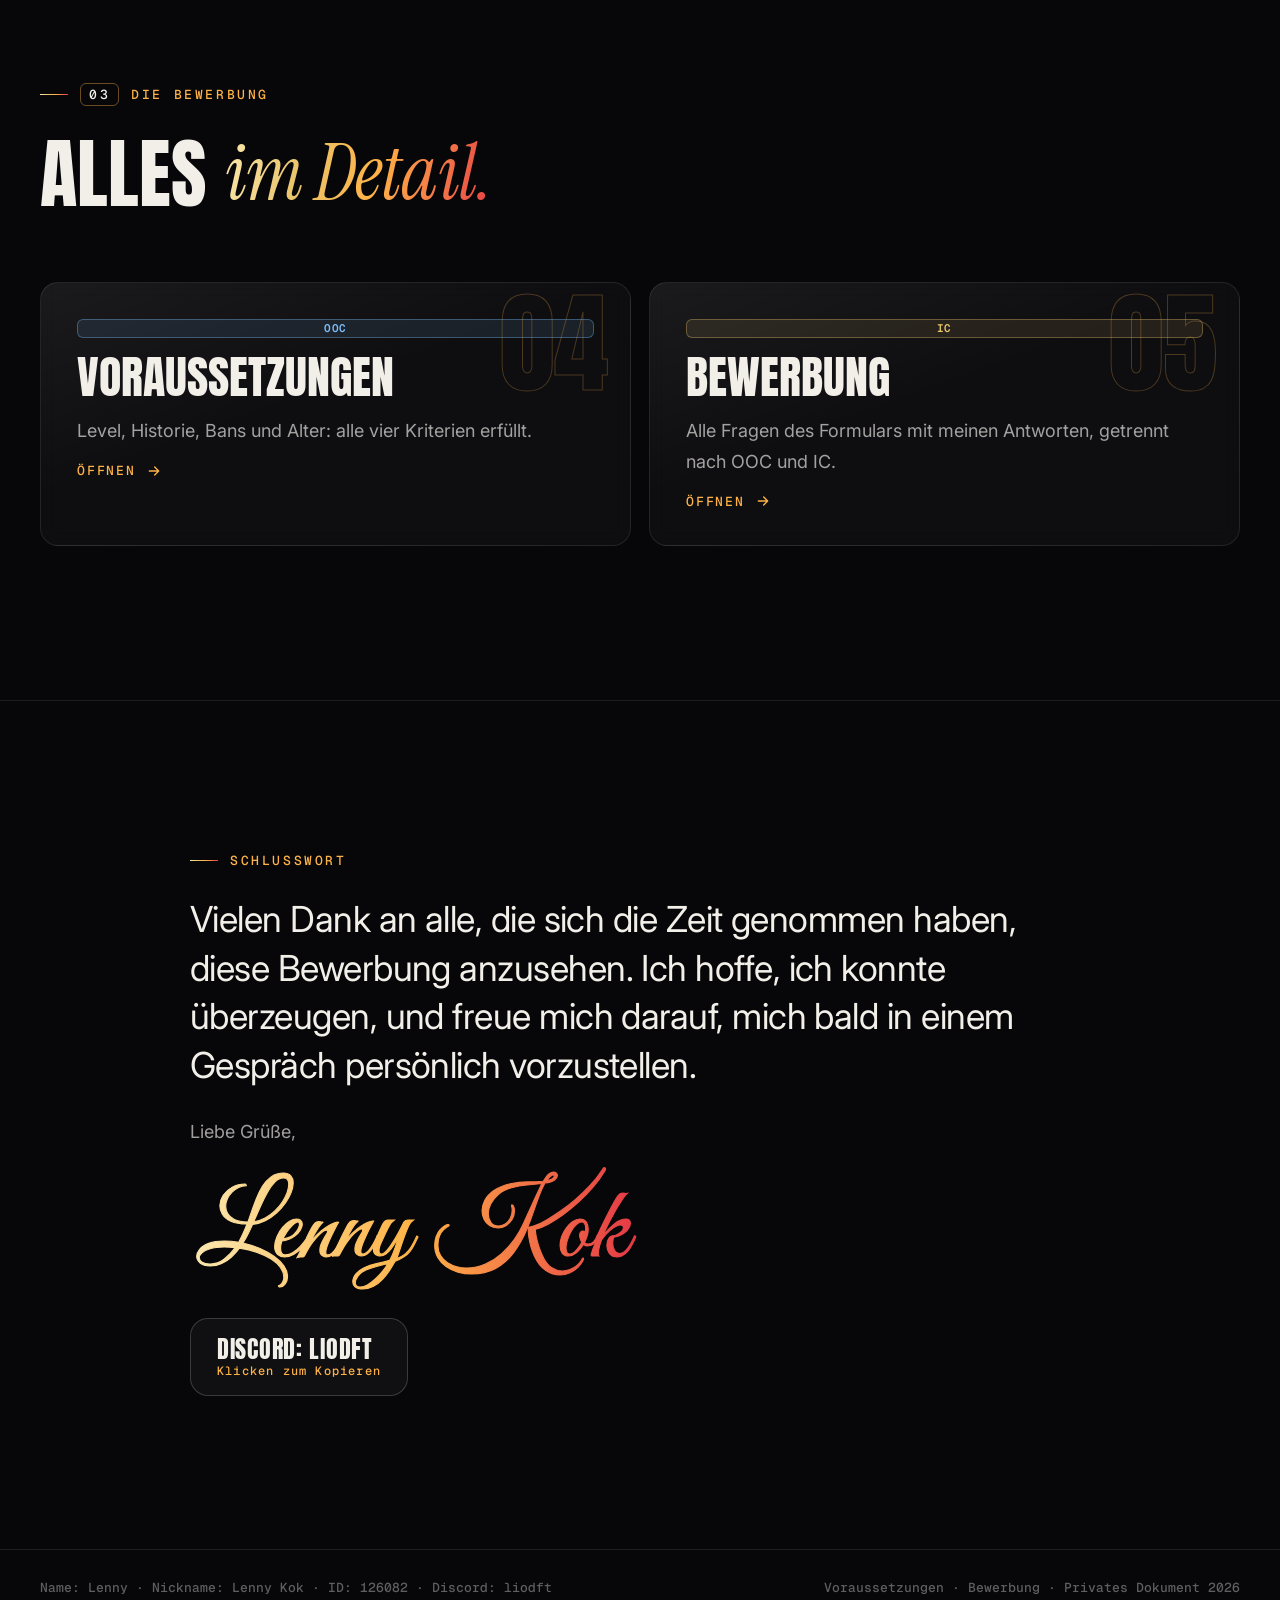
<file: ueber-mich.html>
<!doctype html>
<html lang="de">
<head>
<meta charset="utf-8">
<meta name="viewport" content="width=device-width, initial-scale=1">
<title>Weiterleitung · Lenny Kok</title>
<meta name="robots" content="noindex">
<meta http-equiv="refresh" content="0; url=index.html#ueber-mich">
<link rel="canonical" href="index.html#ueber-mich">
<script>location.replace('index.html#ueber-mich');</script>
<style>body{margin:0;min-height:100vh;display:grid;place-items:center;background:#07070a;color:#f2efe9;font-family:system-ui,sans-serif}a{color:#ffb347}</style>
</head>
<body>
<p>Weiter zu <a href="index.html#ueber-mich">index.html#ueber-mich</a> …</p>
</body>
</html>
</file>
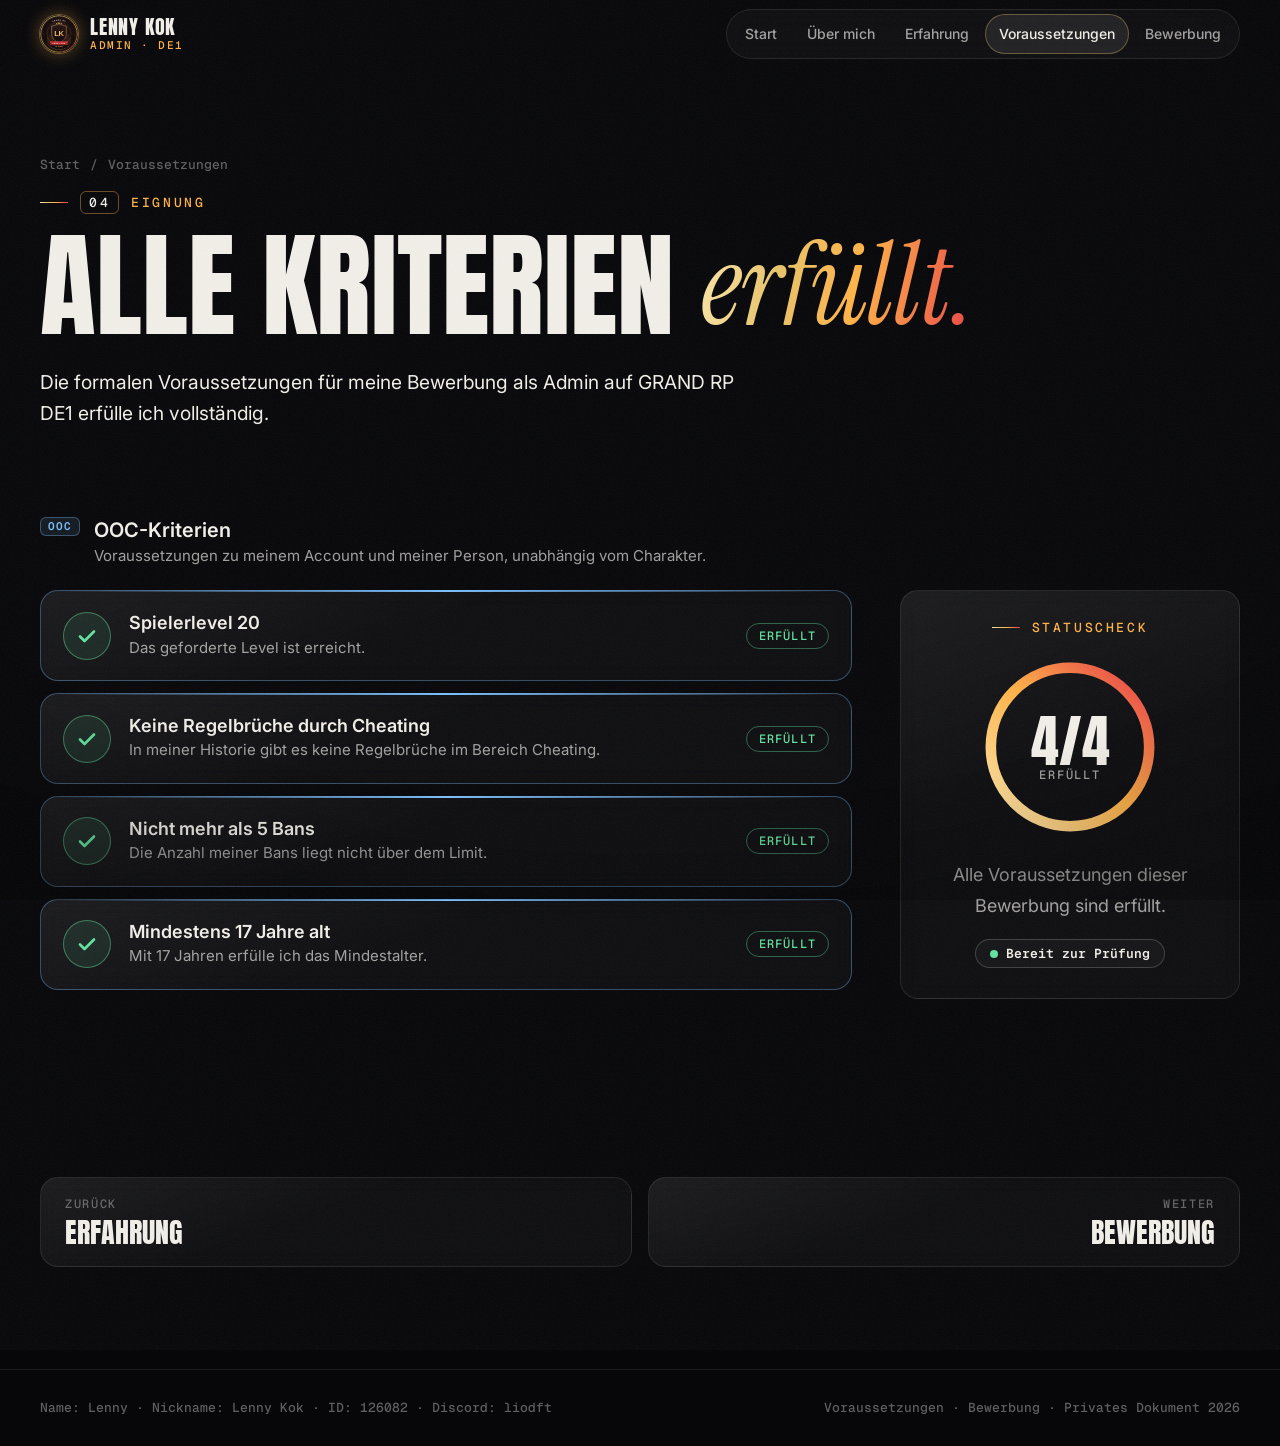
<file: voraussetzungen.html>
<!doctype html>
<html lang="de" class="no-js">
<head>
<meta charset="utf-8">
<meta name="viewport" content="width=device-width, initial-scale=1, viewport-fit=cover">
<title>Voraussetzungen · Admin-Bewerbung · Lenny Kok</title>
<meta name="description" content="Alle formalen Voraussetzungen für die Admin-Bewerbung von Lenny Kok sind erfüllt – 4 von 4.">
<meta name="robots" content="noindex">
<meta name="theme-color" content="#07070a">
<meta name="color-scheme" content="dark">
<meta property="og:type" content="website">
<meta property="og:locale" content="de_DE">
<meta property="og:site_name" content="GRAND RP · Admin-Bewerbung">
<meta property="og:title" content="Voraussetzungen · Admin-Bewerbung · Lenny Kok">
<meta property="og:description" content="Alle formalen Voraussetzungen für die Admin-Bewerbung von Lenny Kok sind erfüllt – 4 von 4.">
<meta property="og:image" content="https://cyrexmv.github.io/ADMIN-GRAND-LENNY/assets/img/og-image.png">
<meta name="twitter:card" content="summary_large_image">
<link rel="icon" href="favicon.svg" type="image/svg+xml">
<link rel="apple-touch-icon" href="apple-touch-icon.png">
<script>
  /* Früh gesetzt, damit nichts flackert. Läuft app.js nicht, fällt die Seite auf die statische Fassung zurück. */
  (function (r) {
    r.classList.remove('no-js'); r.classList.add('js');
    setTimeout(function () { if (!window.__lk) { r.classList.remove('js', 'loading'); r.classList.add('no-js'); } }, 6000);
  })(document.documentElement);
</script>
<link rel="preconnect" href="https://fonts.googleapis.com">
<link rel="preconnect" href="https://fonts.gstatic.com" crossorigin>
<link rel="stylesheet" href="https://fonts.googleapis.com/css2?family=Anton&family=Inter:wght@300..700&family=Instrument+Serif:ital@0;1&family=Geist+Mono:wght@400..600&family=Great+Vibes&display=swap">
<link rel="stylesheet" href="assets/css/style.css">
<script src="assets/js/app.js" defer></script>
</head>
<body>
<a class="skip" href="#inhalt">Zum Inhalt springen</a>
<div class="progress" aria-hidden="true"><span></span></div>
<div class="vignette" aria-hidden="true"></div>
<div class="grain" aria-hidden="true"></div>
<div class="cursor" aria-hidden="true"><span class="cursor__glow"></span><span class="cursor__dot"></span></div>
<div class="toast" role="status" aria-live="polite"></div>

<nav class="nav" aria-label="Hauptnavigation">
  <div class="wrap nav__inner">
    <a class="nav__brand" href="index.html#start" aria-label="Lenny Kok – zum Anfang">
      <img src="assets/img/lenny-kok-emblem.svg" alt="" width="38" height="38">
      <span><strong>Lenny Kok</strong><small>Admin · DE1</small></span>
    </a>
    <ul class="nav__links" id="site-nav">
      <li><a href="index.html#start">Start</a></li>
      <li><a href="index.html#ueber-mich">Über mich</a></li>
      <li><a href="index.html#erfahrung">Erfahrung</a></li>
      <li><a href="voraussetzungen.html" aria-current="page">Voraussetzungen</a></li>
      <li><a href="bewerbung.html">Bewerbung</a></li>
    </ul>
    <button class="menu-toggle" type="button" data-menu-toggle aria-controls="site-nav" aria-expanded="false" aria-label="Menü öffnen">
      <svg class="i-menu" viewBox="0 0 24 24" fill="none" stroke="currentColor" stroke-width="1.8" stroke-linecap="round" aria-hidden="true"><path d="M4 7h16M4 12h16M4 17h16"/></svg>
      <svg class="i-close" viewBox="0 0 24 24" fill="none" stroke="currentColor" stroke-width="1.8" stroke-linecap="round" aria-hidden="true"><path d="M6 6l12 12M18 6 6 18"/></svg>
    </button>
  </div>
</nav>

<main id="inhalt" tabindex="-1">
  <section class="page-hero" aria-labelledby="page-title">
    <span class="page-hero__ghost" aria-hidden="true">4/4</span>
    <div class="wrap">
      <nav class="crumbs reveal" aria-label="Brotkrumen"><a href="index.html">Start</a><span aria-hidden="true">/</span><span aria-current="page">Voraussetzungen</span></nav>
      <p class="eyebrow reveal"><span>04</span> Eignung</p>
      <h1 class="display split" id="page-title">Alle Kriterien <em>erfüllt.</em></h1>
      <p class="lead reveal">Die formalen Voraussetzungen für meine Bewerbung als Admin auf GRAND RP DE1 erfülle ich vollständig.</p>
    </div>
  </section>

  <section class="section" aria-label="Kriterien" style="padding-top: 24px">
    <div class="wrap">
      <div class="zone-head reveal">
        <span class="badge badge-ooc"><abbr title="Out of Character">OOC</abbr></span>
        <div><h2>OOC-Kriterien</h2><p>Voraussetzungen zu meinem Account und meiner Person, unabhängig vom Charakter.</p></div>
      </div>
      <div class="criteria-layout">
        <ol class="criteria" aria-label="Kriterien">
          <li class="card criterion card-ooc reveal">
            <span class="check-circle" aria-hidden="true"><svg viewBox="0 0 24 24" fill="none" stroke="currentColor" stroke-width="2.6" stroke-linecap="round" stroke-linejoin="round"><path d="m5 12.5 4.5 4.5L19 7.5"/></svg></span>
            <div><h3>Spielerlevel 20</h3><p>Das geforderte Level ist erreicht.</p></div>
            <span class="tag-ok">Erfüllt</span>
          </li>
          <li class="card criterion card-ooc reveal">
            <span class="check-circle" aria-hidden="true"><svg viewBox="0 0 24 24" fill="none" stroke="currentColor" stroke-width="2.6" stroke-linecap="round" stroke-linejoin="round"><path d="m5 12.5 4.5 4.5L19 7.5"/></svg></span>
            <div><h3>Keine Regelbrüche durch Cheating</h3><p>In meiner Historie gibt es keine Regelbrüche im Bereich Cheating.</p></div>
            <span class="tag-ok">Erfüllt</span>
          </li>
          <li class="card criterion card-ooc reveal">
            <span class="check-circle" aria-hidden="true"><svg viewBox="0 0 24 24" fill="none" stroke="currentColor" stroke-width="2.6" stroke-linecap="round" stroke-linejoin="round"><path d="m5 12.5 4.5 4.5L19 7.5"/></svg></span>
            <div><h3>Nicht mehr als 5 Bans</h3><p>Die Anzahl meiner Bans liegt nicht über dem Limit.</p></div>
            <span class="tag-ok">Erfüllt</span>
          </li>
          <li class="card criterion card-ooc reveal">
            <span class="check-circle" aria-hidden="true"><svg viewBox="0 0 24 24" fill="none" stroke="currentColor" stroke-width="2.6" stroke-linecap="round" stroke-linejoin="round"><path d="m5 12.5 4.5 4.5L19 7.5"/></svg></span>
            <div><h3>Mindestens 17 Jahre alt</h3><p>Mit 17 Jahren erfülle ich das Mindestalter.</p></div>
            <span class="tag-ok">Erfüllt</span>
          </li>
        </ol>

        <aside class="card status-panel reveal" aria-labelledby="status-title">
          <p class="eyebrow">Statuscheck</p>
          <div class="ring">
            <svg viewBox="0 0 180 180" aria-hidden="true">
              <defs><linearGradient id="ring-grad" x1="0" y1="0" x2="1" y2="1"><stop offset="0" stop-color="#fbe7ad"/><stop offset=".5" stop-color="#ffb347"/><stop offset="1" stop-color="#e63946"/></linearGradient></defs>
              <circle class="ring-track" cx="90" cy="90" r="75"/>
              <circle class="ring-value" cx="90" cy="90" r="75"/>
            </svg>
            <div class="ring-label"><strong id="status-title"><span data-count="4">4</span>/4</strong><small>Erfüllt</small></div>
          </div>
          <p class="muted">Alle Voraussetzungen dieser Bewerbung sind erfüllt.</p>
          <p class="pill"><span class="pulse" aria-hidden="true"></span> <b>Bereit zur Prüfung</b></p>
        </aside>
      </div>
    </div>
  </section>

  <nav class="wrap pager" aria-label="Weiter">
    <a class="card prev" href="index.html#erfahrung"><small>Zurück</small><span>Erfahrung</span></a>
    <a class="card next" href="bewerbung.html"><small>Weiter</small><span>Bewerbung</span></a>
  </nav>
</main>

<footer class="footer">
  <div class="wrap">
    <p>Name: Lenny · Nickname: Lenny Kok · ID: 126082 · Discord: liodft</p>
    <p><a href="voraussetzungen.html">Voraussetzungen</a> · <a href="bewerbung.html">Bewerbung</a> · Privates Dokument 2026</p>
  </div>
</footer>
</body>
</html>
</file>
<file: assets/css/style.css>
/* ==========================================================================
   Lenny Kok · Admin-Bewerbung · GRAND RP DE1
   Kombination aus zwei Vorlagen: die filmische Los-Santos-Nacht (Scroll-
   Erzählung, Skyline, Zeitleiste) und die Admin-Akte (IC/OOC, Statuscheck,
   Wappen). Dunkel, Gold und Orange, Rot als zweiter Akzent.
   ========================================================================== */

:root {
  --bg: #07070a;
  --bg-2: #0d0d12;
  --fg: #f2efe9;
  --muted: rgb(242 239 233 / .66);
  --faint: rgb(242 239 233 / .38);
  --line: rgb(255 255 255 / .09);
  --line-strong: rgb(255 255 255 / .18);
  --surface: rgb(255 255 255 / .03);
  --surface-2: rgb(255 255 255 / .055);

  --gold: #e9c46a;
  --amber: #ffb347;
  --red: #e63946;
  --red-deep: #9d0208;
  --grad: linear-gradient(100deg, #fbe7ad 0%, #e9c46a 28%, #ffb347 55%, #e63946 100%);
  --grad-btn: linear-gradient(180deg, #f6d98e, #e8a93f 55%, #d9482f);
  --glow: rgb(255 179 71 / .38);
  --glow-red: rgb(230 57 70 / .4);

  --ic: #e9c46a;
  --ic-soft: rgb(233 196 106 / .1);
  --ic-line: rgb(233 196 106 / .35);
  --ooc: #7cc0ff;
  --ooc-soft: rgb(124 192 255 / .1);
  --ooc-line: rgb(124 192 255 / .35);
  --ok: #63e2a0;

  --f-display: "Anton", "Bebas Neue", Impact, "Arial Narrow", sans-serif;
  --f-body: "Inter", system-ui, -apple-system, "Segoe UI", Roboto, sans-serif;
  --f-serif: "Instrument Serif", Georgia, serif;
  --f-mono: "Geist Mono", ui-monospace, Consolas, monospace;
  --f-sign: "Great Vibes", "Segoe Script", cursive;

  --max: 1240px;
  --gutter-l: max(20px, env(safe-area-inset-left, 0px));
  --gutter-r: max(20px, env(safe-area-inset-right, 0px));
  --nav-h: 68px;
  --ease: cubic-bezier(.16, 1, .3, 1);
  --r: 18px;
  color-scheme: dark;
}

/* ---------- Basis ---------- */
*, *::before, *::after { box-sizing: border-box; }
h1, h2, h3, h4, p, dl, dd, ol, ul, figure, blockquote { margin: 0; }
ol, ul { padding: 0; list-style: none; }
html { background: var(--bg); overflow-x: clip; scroll-behavior: smooth; scroll-padding-top: calc(var(--nav-h) + 16px); -webkit-text-size-adjust: 100%; }
body {
  margin: 0; min-height: 100dvh; display: flex; flex-direction: column;
  background: var(--bg); color: var(--fg);
  font: 400 clamp(16px, .96rem + .22vw, 18px)/1.7 var(--f-body);
  -webkit-font-smoothing: antialiased; overflow-x: clip;
}
main { flex: 1; }
img, svg { display: block; max-width: 100%; }
img { height: auto; }
a { color: inherit; text-decoration: none; }
button { font: inherit; color: inherit; cursor: pointer; }
h1, h2, h3 { text-wrap: balance; font-weight: 600; }
p, li, dd { text-wrap: pretty; }
em { font-style: normal; }
::selection { background: var(--amber); color: #000; }
:focus-visible { outline: 2px solid var(--amber); outline-offset: 4px; border-radius: 4px; }
.sr-only { position: absolute !important; width: 1px; height: 1px; margin: -1px; padding: 0; overflow: hidden; clip: rect(0 0 0 0); white-space: nowrap; border: 0; }

.wrap { width: 100%; max-width: calc(var(--max) + 80px); margin-inline: auto; padding-left: max(var(--gutter-l), 40px); padding-right: max(var(--gutter-r), 40px); }
@media (max-width: 640px) { .wrap { padding-left: var(--gutter-l); padding-right: var(--gutter-r); } }

.skip { position: fixed; left: 16px; top: -60px; z-index: 300; padding: 10px 16px; border-radius: 8px; background: var(--amber); color: #000; font-weight: 600; }
.skip:focus { top: 16px; }

/* ---------- Atmosphäre: Körnung, Vignette, Fortschritt ---------- */
.grain {
  position: fixed; inset: -50%; z-index: 200; pointer-events: none; opacity: .055;
  background-image: url("data:image/svg+xml,%3Csvg xmlns='http://www.w3.org/2000/svg' width='160' height='160'%3E%3Cfilter id='n'%3E%3CfeTurbulence type='fractalNoise' baseFrequency='.9' numOctaves='2' stitchTiles='stitch'/%3E%3C/filter%3E%3Crect width='100%25' height='100%25' filter='url(%23n)'/%3E%3C/svg%3E");
  animation: grain 1.2s steps(6) infinite;
}
@keyframes grain { 0%, 100% { translate: 0 0; } 20% { translate: -4% 3%; } 40% { translate: 3% -5%; } 60% { translate: -6% -2%; } 80% { translate: 5% 4%; } }
.vignette { position: fixed; inset: 0; z-index: 199; pointer-events: none; background: radial-gradient(ellipse 120% 90% at 50% 40%, transparent 55%, rgb(0 0 0 / .55)); }
.progress { position: fixed; left: 0; right: 0; top: 0; z-index: 210; height: 2px; pointer-events: none; }
.progress span { display: block; height: 100%; background: var(--grad); transform-origin: left; transform: scaleX(var(--p, 0)); box-shadow: 0 0 12px var(--glow); }

/* ---------- Ladebildschirm (nur Startseite) ---------- */
.preloader { display: none; }
.js.loading .preloader {
  position: fixed; inset: 0; z-index: 400; display: grid; place-items: center; background: var(--bg);
}
.preloader__inner { width: min(320px, 70vw); display: grid; gap: 16px; }
.preloader__count { display: flex; align-items: baseline; justify-content: space-between; font: 400 clamp(64px, 14vw, 120px)/1 var(--f-display); letter-spacing: .01em; }
.preloader__count small { font: 500 14px/1 var(--f-mono); color: var(--amber); letter-spacing: .2em; }
.preloader__bar { height: 2px; background: var(--line); overflow: hidden; }
.preloader__bar span { display: block; height: 100%; background: var(--grad); transform-origin: left; transform: scaleX(var(--load, 0)); }
.js.leaving .preloader { position: fixed; inset: 0; z-index: 400; display: grid; place-items: center; background: var(--bg); animation: curtain .8s var(--ease) forwards; }
@keyframes curtain { to { clip-path: inset(0 0 100% 0); } }

/* ---------- Cursor (nur Maus) ---------- */
.cursor { display: none; }
@media (hover: hover) and (pointer: fine) {
  .js .cursor { display: block; position: fixed; left: 0; top: 0; z-index: 250; pointer-events: none; }
  .cursor__dot, .cursor__glow { position: fixed; left: 0; top: 0; border-radius: 50%; translate: var(--cx, -100px) var(--cy, -100px); }
  .cursor__dot { width: 6px; height: 6px; margin: -3px 0 0 -3px; background: var(--amber); }
  .cursor__glow { width: 38px; height: 38px; margin: -19px 0 0 -19px; border: 1px solid rgb(255 179 71 / .5); transition: width .25s var(--ease), height .25s var(--ease), margin .25s var(--ease), background .25s, border-color .25s; translate: var(--gx, -100px) var(--gy, -100px); }
  .cursor.is-hover .cursor__glow { width: 64px; height: 64px; margin: -32px 0 0 -32px; background: rgb(230 57 70 / .12); border-color: rgb(230 57 70 / .6); }
}

/* ---------- Navigation ---------- */
.nav {
  position: fixed; left: 0; right: 0; top: 0; z-index: 150;
  padding-top: env(safe-area-inset-top, 0px);
  transition: translate .45s var(--ease), background .3s, border-color .3s;
  border-bottom: 1px solid transparent;
}
.nav.is-scrolled { background: rgb(7 7 10 / .72); -webkit-backdrop-filter: blur(16px) saturate(150%); backdrop-filter: blur(16px) saturate(150%); border-bottom-color: var(--line); }
.nav.is-hidden { translate: 0 -100%; }
.nav__inner { display: flex; align-items: center; gap: 20px; height: var(--nav-h); }
.nav__brand { display: flex; align-items: center; gap: 12px; margin-right: auto; }
.nav__brand img { width: 38px; height: 38px; border-radius: 50%; box-shadow: 0 0 0 1px var(--ic-line), 0 0 18px var(--glow); }
.nav__brand strong { display: block; font: 400 20px/1 var(--f-display); letter-spacing: .04em; text-transform: uppercase; }
.nav__brand small { display: block; margin-top: 3px; font: 500 11px/1 var(--f-mono); letter-spacing: .14em; text-transform: uppercase; color: var(--amber); }
.nav__links { display: flex; gap: 2px; padding: 4px; border: 1px solid var(--line); border-radius: 999px; background: rgb(255 255 255 / .03); -webkit-backdrop-filter: blur(12px); backdrop-filter: blur(12px); }
.nav__links a { position: relative; display: block; padding: 8px 14px; border-radius: 999px; font-size: 14px; font-weight: 500; color: var(--muted); transition: color .2s, background .2s; }
.nav__links a:hover { color: var(--fg); }
.nav__links a.is-active, .nav__links a[aria-current="page"] { color: var(--fg); background: rgb(255 255 255 / .08); box-shadow: inset 0 0 0 1px var(--ic-line); }
.menu-toggle { display: none; width: 44px; height: 44px; place-items: center; border-radius: 12px; border: 1px solid var(--line-strong); background: rgb(255 255 255 / .04); }
.menu-toggle svg { width: 20px; height: 20px; }
.i-close { display: none; }
@media (max-width: 900px) {
  .menu-toggle { display: grid; }
  .nav__links {
    position: absolute; left: var(--gutter-l); right: var(--gutter-r); top: calc(100% + 8px);
    display: none; flex-direction: column; padding: 8px; border-radius: 18px; background: rgb(13 13 18 / .96);
  }
  .nav__links.is-open { display: flex; }
  .nav__links a { padding: 14px 16px; font-size: 18px; border-radius: 12px; }
  .menu-open .i-menu { display: none; }
  .menu-open .i-close { display: block; }
}

/* ---------- Typografie ---------- */
.eyebrow { display: inline-flex; align-items: center; gap: 12px; font: 500 13px/1 var(--f-mono); letter-spacing: .2em; text-transform: uppercase; color: var(--amber); }
.eyebrow span { padding: 4px 8px; border: 1px solid rgb(255 179 71 / .4); border-radius: 6px; color: var(--fg); }
.eyebrow::before { content: ""; width: 28px; height: 1px; background: var(--grad); }
.h-xl { font: 400 clamp(60px, 11vw, 168px)/.9 var(--f-display); text-transform: uppercase; letter-spacing: .005em; }
.h-lg { font: 400 clamp(38px, 6vw, 84px)/.98 var(--f-display); text-transform: uppercase; }
.h-md { font: 400 clamp(30px, 3.6vw, 48px)/1 var(--f-display); text-transform: uppercase; }
.h-q { font: 600 clamp(22px, 2.4vw, 30px)/1.25 var(--f-body); letter-spacing: -.015em; }
.h-xl em, .h-lg em, .h-md em, .display em { font-family: var(--f-serif); font-style: italic; font-weight: 400; text-transform: none; letter-spacing: -.01em; background: var(--grad); -webkit-background-clip: text; background-clip: text; color: transparent; padding-right: .06em; }
.lead { font-size: clamp(18px, 1.5vw, 22px); line-height: 1.6; color: var(--fg); max-width: 60ch; }
.body { color: var(--muted); max-width: 64ch; }
.muted { color: var(--muted); }
.mono { font-family: var(--f-mono); }

/* ---------- Marken ---------- */
.badge { display: inline-grid; place-items: center; min-width: 38px; padding: 3px 7px; border-radius: 6px; border: 1px solid; font: 600 11px/1 var(--f-mono); letter-spacing: .08em; text-decoration: none; }
.badge abbr { text-decoration: none; }
.badge-ic { color: var(--ic); border-color: var(--ic-line); background: var(--ic-soft); }
.badge-ooc { color: var(--ooc); border-color: var(--ooc-line); background: var(--ooc-soft); }
.pill { display: inline-flex; align-items: center; gap: 8px; padding: 7px 14px; border: 1px solid var(--line-strong); border-radius: 999px; background: rgb(255 255 255 / .03); font: 500 13px/1 var(--f-mono); color: var(--muted); }
.pill b { color: var(--fg); font-weight: 600; }
.pulse { width: 8px; height: 8px; border-radius: 50%; background: var(--ok); box-shadow: 0 0 0 0 rgb(99 226 160 / .6); animation: pulse 2s infinite; }
.pulse-red { background: var(--red); box-shadow: 0 0 0 0 var(--glow-red); animation-name: pulse-red; }
@keyframes pulse { 70% { box-shadow: 0 0 0 10px rgb(99 226 160 / 0); } 100% { box-shadow: 0 0 0 0 rgb(99 226 160 / 0); } }
@keyframes pulse-red { 70% { box-shadow: 0 0 0 10px rgb(230 57 70 / 0); } 100% { box-shadow: 0 0 0 0 rgb(230 57 70 / 0); } }

/* ---------- Karten & Buttons ---------- */
.card {
  position: relative; border: 1px solid var(--line); border-radius: var(--r);
  background: linear-gradient(160deg, rgb(255 255 255 / .05), transparent 45%), var(--surface);
  -webkit-backdrop-filter: blur(10px); backdrop-filter: blur(10px);
}
.card-ic { border-color: var(--ic-line); }
.card-ic::before, .card-ooc::before { content: ""; position: absolute; left: 18px; right: 18px; top: -1px; height: 2px; border-radius: 2px; }
.card-ic::before { background: linear-gradient(90deg, transparent, var(--ic), transparent); }
.card-ooc { border-color: var(--ooc-line); }
.card-ooc::before { background: linear-gradient(90deg, transparent, var(--ooc), transparent); }

.btn {
  display: inline-flex; align-items: center; gap: 12px; padding: 15px 24px; border-radius: 999px;
  border: 1px solid var(--line-strong); background: rgb(255 255 255 / .04); color: var(--fg);
  font-weight: 600; font-size: 15px; transition: translate .25s var(--ease), box-shadow .25s, border-color .25s;
}
.btn svg { width: 18px; height: 18px; }
.btn:hover { translate: 0 -2px; border-color: rgb(255 179 71 / .5); }
.btn-primary { background: var(--grad-btn); color: #1b0e05; border-color: transparent; box-shadow: inset 0 1px 0 rgb(255 255 255 / .45), 0 12px 30px -10px var(--glow-red); }
.btn-primary:hover { box-shadow: inset 0 1px 0 rgb(255 255 255 / .45), 0 18px 40px -10px var(--glow-red); }
.btn-copy { flex-direction: column; align-items: flex-start; gap: 4px; padding: 18px 26px; border-radius: 18px; }
.btn-copy .btn__label { font: 400 24px/1 var(--f-display); letter-spacing: .03em; text-transform: uppercase; }
.btn-copy .btn__hint { font: 500 12px/1 var(--f-mono); color: var(--amber); letter-spacing: .1em; }

.copy-btn { display: inline-grid; place-items: center; width: 28px; height: 28px; border-radius: 8px; border: 1px solid var(--line-strong); background: transparent; color: var(--muted); }
.copy-btn svg { width: 14px; height: 14px; }
.copy-btn:hover { color: var(--amber); border-color: rgb(255 179 71 / .5); }
.copy-btn .i-check { display: none; color: var(--ok); }
.copy-btn.is-copied .i-copy { display: none; }
.copy-btn.is-copied .i-check { display: block; }

/* ---------- Abschnitte ---------- */
.section { position: relative; padding-block: clamp(80px, 12vw, 160px); }
.section + .section { border-top: 1px solid var(--line); }
.section-head { display: grid; gap: 30px; margin-bottom: clamp(36px, 5vw, 64px); }

/* ---------- Hero (Startseite) ---------- */
.hero {
  position: relative; min-height: 100svh; display: grid; align-items: center; overflow: hidden;
  padding-block: calc(var(--nav-h) + 40px) 120px;
  background:
    radial-gradient(70% 55% at 75% 100%, rgb(230 57 70 / .22), transparent 70%),
    radial-gradient(60% 50% at 20% 100%, rgb(255 179 71 / .18), transparent 70%),
    linear-gradient(#07070a 40%, #120a0b);
}
.hero__sky { position: absolute; inset: auto 0 0 0; height: 46%; pointer-events: none; }
.sky { position: absolute; left: -5%; right: -5%; bottom: 0; width: 110%; height: 100%; transform: translateY(var(--py, 0)); }
.sky-far { opacity: .55; }
.hero__inner { position: relative; z-index: 1; display: grid; grid-template-columns: minmax(0, 1.3fr) minmax(0, .7fr); gap: clamp(24px, 4vw, 64px); align-items: center; }
.hero__copy { display: grid; gap: 26px; justify-items: start; min-width: 0; }
.hero__name { display: grid; font: 400 clamp(88px, 17vw, 250px)/.84 var(--f-display); text-transform: uppercase; letter-spacing: .005em; }
.name-line { display: block; white-space: nowrap; }
.name-line--accent { background: var(--grad); -webkit-background-clip: text; background-clip: text; color: transparent; filter: drop-shadow(0 10px 40px rgb(230 57 70 / .25)); }
.name-line .ch { display: inline-block; }
.js .name-line .ch { translate: 0 105%; opacity: 0; transition: translate 1.1s var(--ease), opacity .6s; transition-delay: calc(var(--i) * 45ms + .1s); }
.js.intro .name-line .ch { translate: 0 0; opacity: 1; }
.js .name-line--accent { translate: 0 40%; opacity: 0; transition: translate 1.2s var(--ease) .45s, opacity .8s ease .45s; }
.js.intro .name-line--accent { translate: 0 0; opacity: 1; }
.js .name-line:not(.name-line--accent) { overflow: hidden; padding-bottom: .04em; }
.hero__meta { display: flex; flex-wrap: wrap; align-items: center; gap: 12px 18px; }
.hero__sub { font: 500 14px/1.4 var(--f-mono); letter-spacing: .16em; text-transform: uppercase; color: var(--muted); }
.hero__actions { display: flex; flex-wrap: wrap; gap: 12px; }
.js .hero__fade { opacity: 0; translate: 0 16px; transition: opacity .9s var(--ease), translate .9s var(--ease); transition-delay: calc(var(--d, 0) * 120ms + .6s); }
.js.intro .hero__fade { opacity: 1; translate: 0 0; }
.hero__cue { position: absolute; left: 50%; bottom: 28px; translate: -50% 0; z-index: 1; display: grid; justify-items: center; gap: 10px; font: 500 11px/1 var(--f-mono); letter-spacing: .3em; text-transform: uppercase; color: var(--faint); }
.hero__cue i { display: block; width: 1px; height: 46px; background: linear-gradient(var(--amber), transparent); transform-origin: top; animation: cue 2s var(--ease) infinite; }
@keyframes cue { 0% { scale: 1 0; } 50% { scale: 1 1; transform-origin: top; } 51% { transform-origin: bottom; } 100% { scale: 1 0; transform-origin: bottom; } }

/* Wappen mit Umlaufbahnen (aus der Admin-Akte) */
.medallion-wrap { display: grid; place-items: center; perspective: 1200px; padding: 8%; }
.medallion { position: relative; width: min(100%, 400px); aspect-ratio: 1; transform: rotateX(var(--rx, 0deg)) rotateY(var(--ry, 0deg)); transform-style: preserve-3d; transition: transform .8s var(--ease); }
.medallion::before { content: ""; position: absolute; inset: -18%; z-index: -1; border-radius: 50%; background: radial-gradient(closest-side, rgb(230 57 70 / .3), rgb(255 179 71 / .12) 60%, transparent); filter: blur(24px); animation: breathe 6s ease-in-out infinite; }
@keyframes breathe { 50% { opacity: .55; scale: .94; } }
.medallion img { position: relative; width: 100%; border-radius: 50%; box-shadow: 0 0 0 1px var(--ic-line), 0 50px 100px -30px rgb(0 0 0 / .8); }
.medallion__ring { position: absolute; inset: -3px; border-radius: 50%; background: conic-gradient(from 0deg, transparent 0 55%, var(--gold) 70%, transparent 78% 88%, var(--red) 95%, transparent); mask: radial-gradient(farthest-side, transparent calc(100% - 3px), #000 calc(100% - 2px)); animation: spin 7s linear infinite; }
.medallion__glare { position: absolute; inset: 0; border-radius: 50%; background: radial-gradient(circle at var(--gx, 30%) var(--gy, 22%), rgb(255 255 255 / .22), transparent 48%); mix-blend-mode: soft-light; pointer-events: none; }
.orbit { position: absolute; inset: -9%; border-radius: 50%; border: 1px dashed var(--line-strong); animation: spin 60s linear infinite; pointer-events: none; }
.orbit::after { content: ""; position: absolute; top: 14%; left: 14%; width: 9px; height: 9px; border-radius: 50%; background: var(--gold); box-shadow: 0 0 16px var(--gold); }
.orbit-2 { inset: -17%; border-style: solid; border-color: var(--line); animation-duration: 90s; animation-direction: reverse; }
.orbit-2::after { top: auto; left: auto; right: 10%; bottom: 16%; width: 6px; height: 6px; background: var(--red); box-shadow: 0 0 14px var(--red); }
@keyframes spin { to { rotate: 360deg; } }

/* ---------- Scroll-Erscheinen ---------- */
.reveal-ready .reveal:not(.is-in) { opacity: 0; translate: 0 34px; filter: blur(6px); }
.reveal { transition: opacity .9s var(--ease) var(--stagger, 0ms), translate 1s var(--ease) var(--stagger, 0ms), filter .9s var(--ease) var(--stagger, 0ms); }
.split .w { display: inline-block; overflow: hidden; vertical-align: top; padding: .16em 0 .06em; margin: -.16em 0 -.06em; }
.split .w > span { display: inline-block; }
.reveal-ready .split:not(.is-in) .w > span { translate: 0 105%; }
.split .w > span { transition: translate 1s var(--ease); transition-delay: calc(var(--i, 0) * 40ms); }

/* ---------- Begrüßung & Kurzdaten ---------- */
.greeting .wrap { display: grid; gap: 28px; }
.facts { display: grid; grid-template-columns: repeat(5, minmax(0, 1fr)); gap: 14px; margin-top: 20px; }
.fact { padding: 18px 18px 16px; display: grid; gap: 10px; align-content: start; }
.fact dt { display: flex; justify-content: space-between; align-items: center; gap: 8px; font: 500 12px/1 var(--f-mono); letter-spacing: .14em; text-transform: uppercase; color: var(--faint); }
.fact dd { display: flex; align-items: center; gap: 8px; flex-wrap: wrap; font: 400 clamp(24px, 2.3vw, 32px)/1 var(--f-display); letter-spacing: .02em; overflow-wrap: anywhere; }

.stats { display: grid; grid-template-columns: repeat(4, minmax(0, 1fr)); border: 1px solid var(--line); border-radius: var(--r); overflow: hidden; margin-top: 12px; }
.stat { padding: 26px 24px; display: grid; gap: 10px; align-content: start; background: var(--surface); }
.stat + .stat { border-left: 1px solid var(--line); }
.stat__num { font: 400 clamp(46px, 5.4vw, 72px)/1 var(--f-display); font-variant-numeric: tabular-nums; }
.stat__num small { margin-left: 6px; font: 500 15px/1 var(--f-mono); color: var(--muted); letter-spacing: .06em; }
.stat__label { font-size: 15px; color: var(--muted); line-height: 1.45; }
.stat .badge { justify-self: start; }

/* ---------- Über mich ---------- */
.about__grid { display: grid; grid-template-columns: minmax(0, 1.25fr) minmax(0, .75fr); gap: clamp(32px, 6vw, 96px); align-items: start; }
.about__text { display: grid; gap: 22px; }
.chips { display: flex; flex-wrap: wrap; gap: 8px; }
.chip { padding: 8px 14px; border: 1px solid var(--line-strong); border-radius: 999px; font-size: 14px; color: var(--muted); }
.about__info { padding: 26px; position: sticky; top: calc(var(--nav-h) + 24px); }
.about__info h3 { font: 500 13px/1 var(--f-mono); letter-spacing: .2em; text-transform: uppercase; color: var(--amber); margin-bottom: 14px; }
.info { display: grid; }
.info li { display: grid; grid-template-columns: minmax(0, 1fr) auto; gap: 12px; align-items: center; padding: 13px 0; border-bottom: 1px solid var(--line); }
.info li:last-child { border-bottom: 0; }
.info__k { display: flex; align-items: center; gap: 10px; color: var(--muted); font-size: 15px; }
.info__v { font: 500 16px/1.3 var(--f-mono); display: flex; align-items: center; gap: 8px; text-align: right; }

.legend { display: grid; grid-template-columns: repeat(2, minmax(0, 1fr)); gap: 16px; margin-top: clamp(40px, 6vw, 72px); }
.legend .card { padding: 22px; display: grid; grid-template-columns: auto minmax(0, 1fr); gap: 16px; align-items: start; }
.legend h3 { font: 600 18px/1.3 var(--f-body); margin-bottom: 4px; }
.legend p { color: var(--muted); font-size: 15px; }

.values { display: grid; grid-template-columns: repeat(3, minmax(0, 1fr)); gap: 16px; margin-top: 16px; }
.value { padding: 24px; display: grid; gap: 10px; align-content: start; overflow: hidden; }
.value::after { content: ""; position: absolute; right: -40px; top: -40px; width: 120px; height: 120px; border-radius: 50%; background: radial-gradient(closest-side, var(--glow-red), transparent); opacity: .35; }
.value-icon { display: grid; place-items: center; width: 46px; height: 46px; border-radius: 12px; border: 1px solid rgb(255 179 71 / .35); background: rgb(255 179 71 / .08); color: var(--amber); }
.value-icon svg { width: 22px; height: 22px; }
.value h3 { font: 400 26px/1 var(--f-display); text-transform: uppercase; letter-spacing: .02em; }
.value p { color: var(--muted); font-size: 15.5px; }

.quote { margin-top: 16px; padding: clamp(28px, 4vw, 44px); overflow: hidden; }
.quote::before { content: "“"; position: absolute; right: 24px; top: -30px; font: 400 200px/1 var(--f-serif); color: rgb(255 179 71 / .12); }
.quote blockquote { font: 400 clamp(26px, 3.2vw, 44px)/1.15 var(--f-serif); font-style: italic; max-width: 26ch; }
.quote figcaption { margin-top: 16px; font: 500 13px/1 var(--f-mono); letter-spacing: .16em; text-transform: uppercase; color: var(--amber); }

/* ---------- Erfahrung: Zeitleiste ---------- */
.exp__prose { display: grid; gap: 18px; margin-bottom: clamp(44px, 6vw, 80px); }
.exp__now { display: inline-flex; align-items: center; gap: 12px; justify-self: start; padding: 10px 16px; border: 1px solid rgb(230 57 70 / .45); border-radius: 999px; background: rgb(230 57 70 / .08); font-weight: 600; }
.timeline { position: relative; display: grid; grid-template-columns: 40px minmax(0, 1fr); gap: 0 clamp(16px, 3vw, 40px); }
.timeline__rail { position: relative; width: 2px; margin-left: 19px; background: var(--line); border-radius: 2px; }
.timeline__fill { position: absolute; inset: 0; border-radius: 2px; background: linear-gradient(var(--red), var(--amber) 50%, var(--gold)); transform-origin: top; transform: scaleY(var(--fill, 0)); box-shadow: 0 0 14px var(--glow); }
.no-js .timeline__fill, .timeline__fill.is-full { transform: none; }
.stations { display: grid; gap: 18px; }
.group-label { margin: 22px 0 2px; font: 500 12px/1 var(--f-mono); letter-spacing: .2em; text-transform: uppercase; color: var(--faint); }
.group-label:first-child { margin-top: 0; }
.station { position: relative; padding: 22px 24px; display: grid; grid-template-columns: minmax(0, 1fr) auto; gap: 6px 20px; align-items: center; transition: border-color .4s, box-shadow .4s; }
.station::before {
  content: ""; position: absolute; left: calc(-1 * clamp(16px, 3vw, 40px) - 26px); top: 30px;
  width: 14px; height: 14px; border-radius: 50%; background: var(--bg); border: 2px solid var(--line-strong); transition: border-color .4s, box-shadow .4s, background .4s;
}
.station.is-lit::before { border-color: var(--amber); background: var(--amber); box-shadow: 0 0 0 5px rgb(255 179 71 / .14), 0 0 16px var(--glow); }
.station--now { border-color: rgb(230 57 70 / .55); box-shadow: 0 30px 70px -40px var(--glow-red), inset 0 0 0 1px rgb(230 57 70 / .2); background: linear-gradient(120deg, rgb(230 57 70 / .12), transparent 55%), var(--surface); }
.station--now.is-lit::before { border-color: var(--red); background: var(--red); box-shadow: 0 0 0 6px rgb(230 57 70 / .18), 0 0 18px var(--glow-red); }
.station__top { display: flex; flex-wrap: wrap; align-items: center; gap: 10px; grid-column: 1 / -1; }
.station__tag { display: inline-flex; align-items: center; gap: 8px; font: 500 12px/1 var(--f-mono); letter-spacing: .14em; text-transform: uppercase; color: var(--faint); }
.station__tag--live { color: var(--red); }
.station__org { font: 400 clamp(36px, 4.4vw, 56px)/1 var(--f-display); text-transform: uppercase; letter-spacing: .01em; }
.station__lead { grid-column: 1; color: var(--muted); font-size: 15.5px; }
.station__lead b { color: var(--fg); font-weight: 600; }
.station__lead code { font: 500 13px/1 var(--f-mono); color: var(--faint); white-space: nowrap; }
.station__rank { grid-column: 2; grid-row: 2 / span 2; display: grid; justify-items: end; gap: 2px; text-align: right; }
.rank__label { font: 500 11px/1 var(--f-mono); letter-spacing: .2em; text-transform: uppercase; color: var(--faint); }
.rank__num { font: 400 clamp(52px, 6vw, 84px)/.9 var(--f-display); background: var(--grad); -webkit-background-clip: text; background-clip: text; color: transparent; font-variant-numeric: tabular-nums; }
.rank__word { font: 400 clamp(28px, 3vw, 40px)/1 var(--f-display); text-transform: uppercase; color: var(--fg); }

/* ---------- Gepinnter Abschnitt ---------- */
.pin { position: relative; height: calc(var(--lines, 6) * 62svh + 100svh); border-top: 1px solid var(--line); }
.pin__stage { position: sticky; top: 0; height: 100svh; display: grid; place-items: center; overflow: hidden; }
.pin__bg { position: absolute; inset: 0; display: grid; place-items: center; pointer-events: none; }
.pin__num { position: absolute; font: 400 clamp(220px, 42vw, 620px)/1 var(--f-display); color: transparent; -webkit-text-stroke: 1px rgb(255 179 71 / .14); }
.pin__num--from { translate: -18% 0; opacity: calc(1 - var(--pp, 0)); }
.pin__num--to { translate: 18% 0; -webkit-text-stroke-color: rgb(230 57 70 / .28); opacity: calc(.25 + var(--pp, 0) * .75); }
.pin__glow { position: absolute; width: 60vmax; aspect-ratio: 1; border-radius: 50%; background: radial-gradient(closest-side, rgb(230 57 70 / .16), transparent); }
.pin__col { position: relative; width: min(100% - 40px, 900px); display: grid; gap: clamp(14px, 2.4vh, 26px); }
.ln { font: 500 clamp(22px, 2.6vw, 36px)/1.3 var(--f-body); letter-spacing: -.015em; color: var(--fg); transition: opacity .6s var(--ease), filter .6s var(--ease), translate .6s var(--ease); }
.ln--title { font: 400 clamp(54px, 8vw, 120px)/.95 var(--f-display); text-transform: uppercase; }
.ln--final { background: var(--grad); -webkit-background-clip: text; background-clip: text; color: transparent; font-weight: 700; }
.pin.is-active .ln:not(.is-on) { opacity: .14; filter: blur(2px); translate: 0 8px; }

/* ---------- Kapitel (Unterseiten) ---------- */
.chapters { display: grid; grid-template-columns: repeat(2, minmax(0, 1fr)); gap: 18px; }
.chapter { display: grid; gap: 16px; align-content: start; padding: clamp(24px, 3vw, 36px); overflow: hidden; transition: translate .35s var(--ease), border-color .35s, box-shadow .35s; }
.chapter:hover { translate: 0 -4px; border-color: rgb(255 179 71 / .45); box-shadow: 0 30px 60px -30px var(--glow-red); }
.chapter__num { position: absolute; right: 22px; top: 6px; font: 400 110px/1 var(--f-display); color: transparent; -webkit-text-stroke: 1px rgb(255 179 71 / .25); }
.chapter h3 { font: 400 clamp(34px, 3.6vw, 48px)/1 var(--f-display); text-transform: uppercase; }
.chapter p { color: var(--muted); max-width: 44ch; }
.chapter__go { display: inline-flex; align-items: center; gap: 10px; font: 500 13px/1 var(--f-mono); letter-spacing: .14em; text-transform: uppercase; color: var(--amber); }
.chapter__go svg { width: 16px; height: 16px; transition: translate .3s var(--ease); }
.chapter:hover .chapter__go svg { translate: 4px 0; }

/* ---------- Schlusswort ---------- */
.closing .wrap { max-width: 980px; display: grid; gap: 28px; }
.closing__text { font: 400 clamp(24px, 2.8vw, 38px)/1.35 var(--f-body); letter-spacing: -.015em; }
.signoff { display: grid; gap: 4px; }
.signoff__greet { color: var(--muted); }
.sig { width: min(100%, 520px); height: auto; overflow: visible; }
.sig text { font: 400 128px/1 var(--f-sign); fill: transparent; stroke: url(#sig-grad); stroke-width: 1.4; stroke-dasharray: 1600; stroke-dashoffset: 1600; }
.sig.is-in text, .no-js .sig text { animation: sign 3.2s var(--ease) forwards; }
.sig.is-in text { animation-delay: .2s; }
@keyframes sign { 70% { fill: transparent; } to { stroke-dashoffset: 0; fill: url(#sig-grad); } }

/* ---------- Unterseiten-Kopf ---------- */
.page-hero { position: relative; padding-block: calc(var(--nav-h) + clamp(48px, 7vw, 96px)) clamp(36px, 5vw, 64px); overflow: hidden; }
.page-hero::after { content: ""; position: absolute; inset: auto -10% 0 -10%; height: 70%; z-index: -1; background: radial-gradient(50% 60% at 80% 100%, rgb(230 57 70 / .16), transparent 70%), radial-gradient(50% 60% at 15% 100%, rgb(255 179 71 / .12), transparent 70%); }
.page-hero .wrap { display: grid; gap: 20px; justify-items: start; }
.crumbs { display: flex; gap: 10px; font: 500 13px/1 var(--f-mono); color: var(--faint); }
.crumbs a:hover { color: var(--amber); }
.page-hero__ghost { position: absolute; right: 2%; top: 50%; translate: 0 -40%; z-index: -1; font: 400 clamp(200px, 30vw, 420px)/1 var(--f-display); color: transparent; -webkit-text-stroke: 1px rgb(255 179 71 / .14); pointer-events: none; }
.display { font: 400 clamp(56px, 9vw, 140px)/.9 var(--f-display); text-transform: uppercase; }

/* ---------- Voraussetzungen ---------- */
.zone-head { display: flex; align-items: flex-start; gap: 14px; margin-bottom: 22px; }
.zone-head h2 { font: 600 20px/1.3 var(--f-body); }
.zone-head p { color: var(--muted); font-size: 15px; }
.criteria-layout { display: grid; grid-template-columns: minmax(0, 1fr) 340px; gap: clamp(24px, 4vw, 48px); align-items: start; }
.criteria { display: grid; gap: 12px; }
.criterion { display: grid; grid-template-columns: 48px minmax(0, 1fr) auto; gap: 18px; align-items: center; padding: 20px 22px; }
.check-circle { display: grid; place-items: center; width: 48px; height: 48px; border-radius: 50%; border: 1px solid rgb(99 226 160 / .45); background: rgb(99 226 160 / .1); color: var(--ok); }
.check-circle svg { width: 24px; height: 24px; }
.criterion h3 { font: 600 18px/1.3 var(--f-body); }
.criterion p { color: var(--muted); font-size: 15px; }
.tag-ok { padding: 6px 12px; border-radius: 999px; border: 1px solid rgb(99 226 160 / .4); color: var(--ok); font: 500 12px/1 var(--f-mono); letter-spacing: .1em; text-transform: uppercase; }
.status-panel { position: sticky; top: calc(var(--nav-h) + 24px); padding: 30px 26px; display: grid; justify-items: center; gap: 18px; text-align: center; }
.ring { position: relative; width: 190px; aspect-ratio: 1; }
.ring svg { width: 100%; height: 100%; rotate: -90deg; }
.ring circle { fill: none; stroke-width: 10; }
.ring-track { stroke: var(--line); }
.ring-value { stroke: url(#ring-grad); stroke-linecap: round; stroke-dasharray: 471; stroke-dashoffset: 471; transition: stroke-dashoffset 1.6s var(--ease) .2s; }
.ring.is-in .ring-value, .no-js .ring-value { stroke-dashoffset: 0; }
.ring-label { position: absolute; inset: 0; display: grid; place-content: center; }
.ring-label strong { font: 400 56px/1 var(--f-display); }
.ring-label small { font: 500 12px/1 var(--f-mono); letter-spacing: .16em; text-transform: uppercase; color: var(--muted); }

/* ---------- Bewerbung ---------- */
.app { display: grid; grid-template-columns: 250px minmax(0, 1fr); gap: clamp(28px, 5vw, 72px); align-items: start; }
.toc { position: sticky; top: calc(var(--nav-h) + 24px); padding: 20px; }
.toc .eyebrow { margin-bottom: 14px; }
.toc ol { display: grid; gap: 2px; }
.toc-group { margin: 14px 0 6px; font: 500 11px/1 var(--f-mono); letter-spacing: .18em; text-transform: uppercase; color: var(--faint); }
.toc a { display: flex; align-items: center; gap: 10px; padding: 7px 10px; border-radius: 10px; font-size: 14.5px; color: var(--muted); transition: background .2s, color .2s; }
.toc a:hover { color: var(--fg); background: var(--surface-2); }
.toc a.is-active { color: var(--fg); background: var(--surface-2); box-shadow: inset 2px 0 0 var(--amber); }
.toc .badge { min-width: 32px; font-size: 10px; padding: 2px 4px; }

.block + .block { margin-top: clamp(56px, 7vw, 88px); }
.block-head { display: flex; align-items: center; gap: 14px; margin-bottom: 22px; }
.block-head b { font: 400 22px/1 var(--f-display); padding: 8px 12px; border-radius: 10px; background: var(--grad-btn); color: #1b0e05; }
.block-head h2 { font: 400 clamp(30px, 3.4vw, 44px)/1 var(--f-display); text-transform: uppercase; }
.zone + .zone { margin-top: 26px; }
.zone-label { display: flex; align-items: center; gap: 10px; margin-bottom: 14px; font: 500 12px/1 var(--f-mono); letter-spacing: .16em; text-transform: uppercase; color: var(--faint); }
.data-grid { display: grid; grid-template-columns: repeat(auto-fit, minmax(min(100%, 210px), 1fr)); gap: 14px; }
.data { padding: 18px 20px; }
.data dt { font: 500 12px/1.3 var(--f-mono); letter-spacing: .12em; text-transform: uppercase; color: var(--faint); margin-bottom: 8px; }
.data dd { font: 400 28px/1 var(--f-display); letter-spacing: .02em; display: flex; align-items: center; gap: 10px; flex-wrap: wrap; overflow-wrap: anywhere; }

.qa { position: relative; display: grid; grid-template-columns: clamp(64px, 9vw, 120px) minmax(0, 1fr); gap: 0 clamp(16px, 3vw, 40px); padding-block: clamp(32px, 4vw, 48px); border-top: 1px solid var(--line); }
.qa:first-of-type { border-top: 0; padding-top: 0; }
.qa__n { font: 400 clamp(56px, 8vw, 110px)/.85 var(--f-display); color: transparent; -webkit-text-stroke: 1px rgb(255 179 71 / .45); }
.qa__body { display: grid; gap: 16px; min-width: 0; }
.qa__head { display: flex; flex-wrap: wrap; align-items: center; gap: 10px 14px; }
.qa__a { color: var(--muted); max-width: 66ch; }
.qa__short { justify-self: start; font: 400 clamp(32px, 3.6vw, 48px)/1 var(--f-display); text-transform: uppercase; background: var(--grad); -webkit-background-clip: text; background-clip: text; color: transparent; }
.qa .stats { margin-top: 4px; }
.ruler { position: relative; height: 46px; border: 1px solid var(--line-strong); border-radius: 12px; overflow: hidden; background: repeating-linear-gradient(90deg, transparent 0 calc(100% / 24 - 1px), var(--line) calc(100% / 24 - 1px) calc(100% / 24)), var(--surface); }
.ruler-on { position: absolute; top: 0; bottom: 0; left: calc(16 / 24 * 100%); width: calc(3 / 24 * 100%); display: grid; place-items: center; background: var(--grad-btn); color: #1b0e05; font: 400 16px/1 var(--f-display); letter-spacing: .04em; text-transform: uppercase; box-shadow: 0 0 30px var(--glow-red); }
.ruler-axis { position: relative; height: 18px; margin-top: 8px; font: 500 12px/1 var(--f-mono); color: var(--faint); }
.ruler-axis span { position: absolute; top: 0; translate: -50% 0; white-space: nowrap; }
.ruler-axis span:first-child { translate: 0 0; }
.ruler-axis span:last-child { translate: -100% 0; }
.org-table { width: 100%; border-collapse: collapse; font-size: 15px; }
.org-table th, .org-table td { text-align: left; padding: 10px 12px; border-bottom: 1px solid var(--line); vertical-align: top; }
.org-table th { font: 500 11px/1 var(--f-mono); letter-spacing: .16em; text-transform: uppercase; color: var(--faint); }
.org-table td:first-child { font-weight: 600; white-space: nowrap; }
.org-table td.rank { font-family: var(--f-mono); white-space: nowrap; }
.org-table tr.now td { color: var(--fg); background: rgb(230 57 70 / .08); }
.org-table .na { color: var(--faint); font-style: italic; }
.table-wrap { overflow-x: auto; border: 1px solid var(--line); border-radius: 14px; }

/* ---------- Seiten-Navigation & Footer ---------- */
.pager { display: grid; grid-template-columns: repeat(2, minmax(0, 1fr)); gap: 16px; padding-block: 24px clamp(64px, 8vw, 104px); }
.pager a { display: grid; gap: 8px; padding: 20px 24px; transition: translate .3s var(--ease), border-color .3s; }
.pager a:hover { translate: 0 -3px; border-color: rgb(255 179 71 / .45); }
.pager small { font: 500 12px/1 var(--f-mono); letter-spacing: .14em; text-transform: uppercase; color: var(--faint); }
.pager span { font: 400 28px/1 var(--f-display); text-transform: uppercase; }
.pager .next { text-align: right; }
.footer { border-top: 1px solid var(--line); padding-block: 28px calc(28px + env(safe-area-inset-bottom, 0px)); }
.footer .wrap { display: flex; flex-wrap: wrap; justify-content: space-between; gap: 12px 32px; font: 500 13px/1.5 var(--f-mono); color: var(--faint); }
.footer a:hover { color: var(--amber); }

.toast { position: fixed; left: 50%; bottom: calc(26px + env(safe-area-inset-bottom, 0px)); z-index: 260; translate: -50% 20px; opacity: 0; pointer-events: none; padding: 12px 18px; border-radius: 999px; background: rgb(13 13 18 / .92); border: 1px solid rgb(255 179 71 / .4); color: var(--fg); font: 500 14px/1.2 var(--f-mono); transition: opacity .25s, translate .25s var(--ease); }
.toast.is-on { opacity: 1; translate: -50% 0; }

/* ---------- Responsive ---------- */
@media (max-width: 1080px) {
  .facts { grid-template-columns: repeat(3, minmax(0, 1fr)); }
}
@media (max-width: 960px) {
  .hero__inner, .about__grid, .criteria-layout, .app { grid-template-columns: minmax(0, 1fr); }
  .medallion-wrap { order: -1; padding: 6% 18%; }
  .about__info, .status-panel, .toc { position: static; }
  .values { grid-template-columns: minmax(0, 1fr); }
  .stats { grid-template-columns: repeat(2, minmax(0, 1fr)); }
  .stat:nth-child(3) { border-left: 0; }
  .stat:nth-child(n+3) { border-top: 1px solid var(--line); }
}
@media (max-width: 680px) {
  .facts { grid-template-columns: repeat(2, minmax(0, 1fr)); }
  .legend, .chapters, .pager { grid-template-columns: minmax(0, 1fr); }
  .station { grid-template-columns: minmax(0, 1fr); }
  .station__rank { grid-column: 1; grid-row: auto; justify-items: start; text-align: left; grid-auto-flow: column; align-items: baseline; justify-content: start; gap: 10px; }
  .criterion { grid-template-columns: 40px minmax(0, 1fr); }
  .check-circle { width: 40px; height: 40px; }
  .criterion .tag-ok { grid-column: 2; justify-self: start; }
  .pager .next { text-align: left; }
  .qa { grid-template-columns: minmax(0, 1fr); gap: 8px; }
  .timeline { grid-template-columns: 22px minmax(0, 1fr); gap: 0 18px; }
  .timeline__rail { margin-left: 10px; }
  .station::before { left: -35px; }
  .hero__cue { display: none; }
}
@media (max-width: 420px) {
  .facts { grid-template-columns: minmax(0, 1fr); }
}

@media (prefers-reduced-motion: reduce) {
  html { scroll-behavior: auto; }
  *, *::before, *::after { animation: none !important; transition: none !important; }
  .grain { display: none; }
  .sig text { stroke-dashoffset: 0; fill: url(#sig-grad); }
}

@media print {
  .grain, .vignette, .progress, .nav, .cursor, .preloader, .toast, .pager, .toc, .hero__cue, .footer { display: none !important; }
  body, html { background: #fff; color: #111; }
  .pin { height: auto; } .pin__stage { position: static; height: auto; padding: 40px 0; }
  .reveal-ready .reveal, .reveal-ready .split .w > span { opacity: 1 !important; translate: none !important; filter: none !important; }
}
</file>
